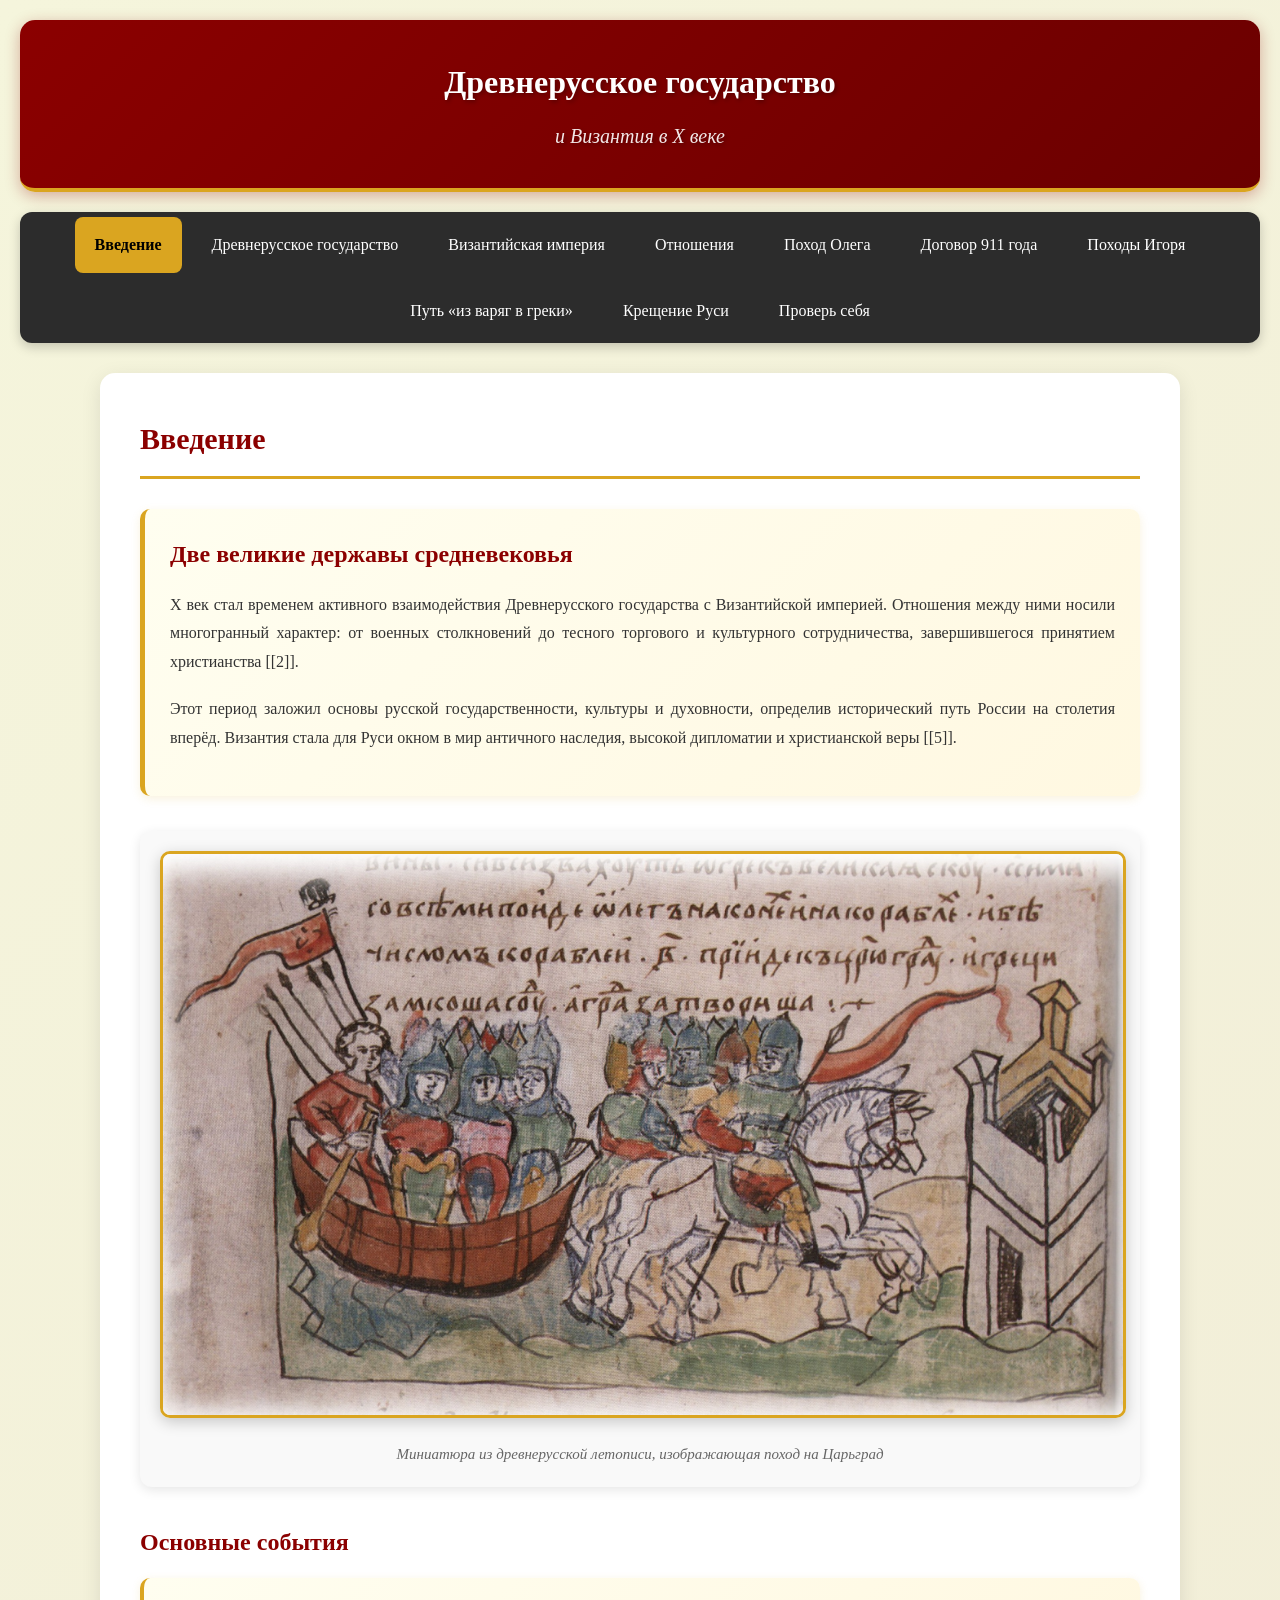
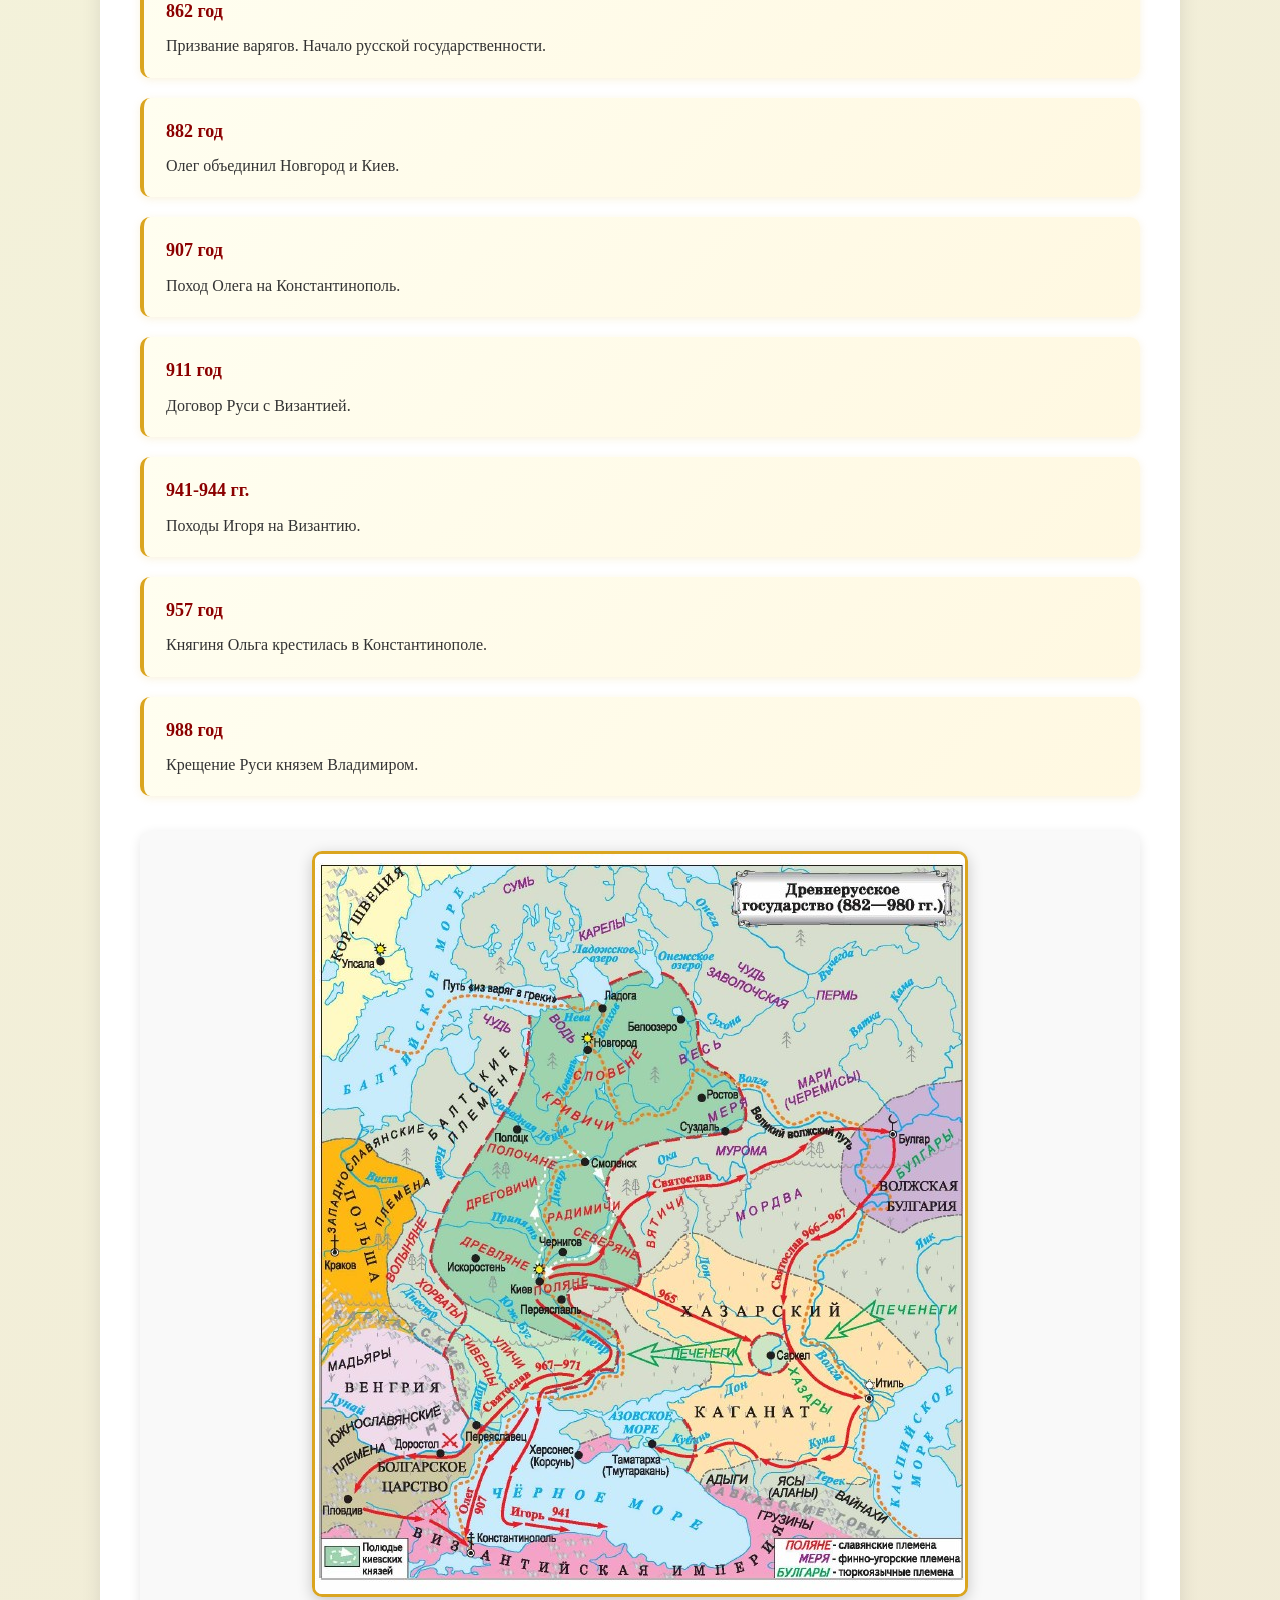
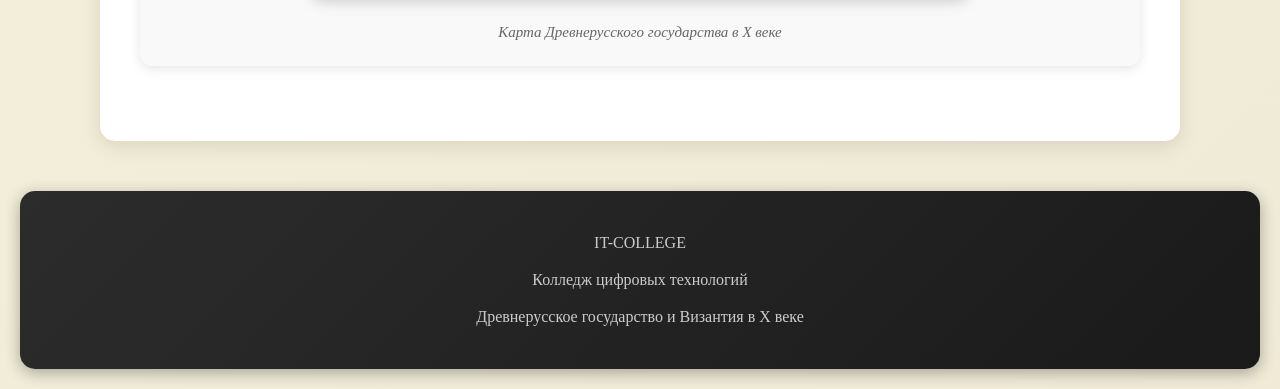
<file: index.html>
<!DOCTYPE html>
<html lang="ru">
<head>
    <meta charset="UTF-8">
    <title>Древнерусское государство и Византия в X веке</title>
    <link rel="stylesheet" href="style.css">
</head>
<body>

<header>
    <h1>Древнерусское государство<span>и Византия в X веке</span></h1>
</header>

<nav>
    <ul>
        <li><a href="index.html" class="active">Введение</a></li>
        <li><a href="rus-state.html">Древнерусское государство</a></li>
        <li><a href="byzantium.html">Византийская империя</a></li>
        <li><a href="relations.html">Отношения</a></li>
        <li><a href="oleg.html">Поход Олега</a></li>
        <li><a href="treaty911.html">Договор 911 года</a></li>
        <li><a href="igor.html">Походы Игоря</a></li>
        <li><a href="trade.html">Путь «из варяг в греки»</a></li>
        <li><a href="christianity.html">Крещение Руси</a></li>
        <li><a href="quiz.html" >Проверь себя</a></li>
    </ul>
</nav>

<main>
    <h2>Введение</h2>
    
    <div class="content-box">
        <h3>Две великие державы средневековья</h3>
        <p>X век стал временем активного взаимодействия Древнерусского государства с Византийской империей. Отношения между ними носили многогранный характер: от военных столкновений до тесного торгового и культурного сотрудничества, завершившегося принятием христианства [[2]].</p>
        <p>Этот период заложил основы русской государственности, культуры и духовности, определив исторический путь России на столетия вперёд. Византия стала для Руси окном в мир античного наследия, высокой дипломатии и христианской веры [[5]].</p>
    </div>

    <div class="image-container">
        <img src="images/chronicle.jpg" alt="Летописная миниатюра">
        <div class="caption">Миниатюра из древнерусской летописи, изображающая поход на Царьград</div>
    </div>

    <h3>Основные события</h3>
    
    <div class="timeline">
        <a href="rus-state.html" class="timeline-item">
            <div class="year">862 год</div>
            <div>Призвание варягов. Начало русской государственности.</div>
        </a>
        <a href="rus-state.html" class="timeline-item">
            <div class="year">882 год</div>
            <div>Олег объединил Новгород и Киев.</div>
        </a>
        <a href="oleg.html" class="timeline-item">
            <div class="year">907 год</div>
            <div>Поход Олега на Константинополь.</div>
        </a>
        <a href="treaty911.html" class="timeline-item">
            <div class="year">911 год</div>
            <div>Договор Руси с Византией.</div>
        </a>
        <a href="igor.html" class="timeline-item">
            <div class="year">941-944 гг.</div>
            <div>Походы Игоря на Византию.</div>
        </a>
        <a href="christianity.html" class="timeline-item">
            <div class="year">957 год</div>
            <div>Княгиня Ольга крестилась в Константинополе.</div>
        </a>
        <a href="christianity.html" class="timeline-item">
            <div class="year">988 год</div>
            <div>Крещение Руси князем Владимиром.</div>
        </a>
    </div>

    <div class="image-container">
        <img src="images/rus-map-10century.jpg" alt="Карта Древнерусского государства">
        <div class="caption">Карта Древнерусского государства в X веке</div>
    </div>
</main>

<footer>
    <p>IT-COLLEGE</p>
    <p>Колледж цифровых технологий</p>
    <p>Древнерусское государство и Византия в X веке</p>
    
</footer>

</body>
</html>
</file>
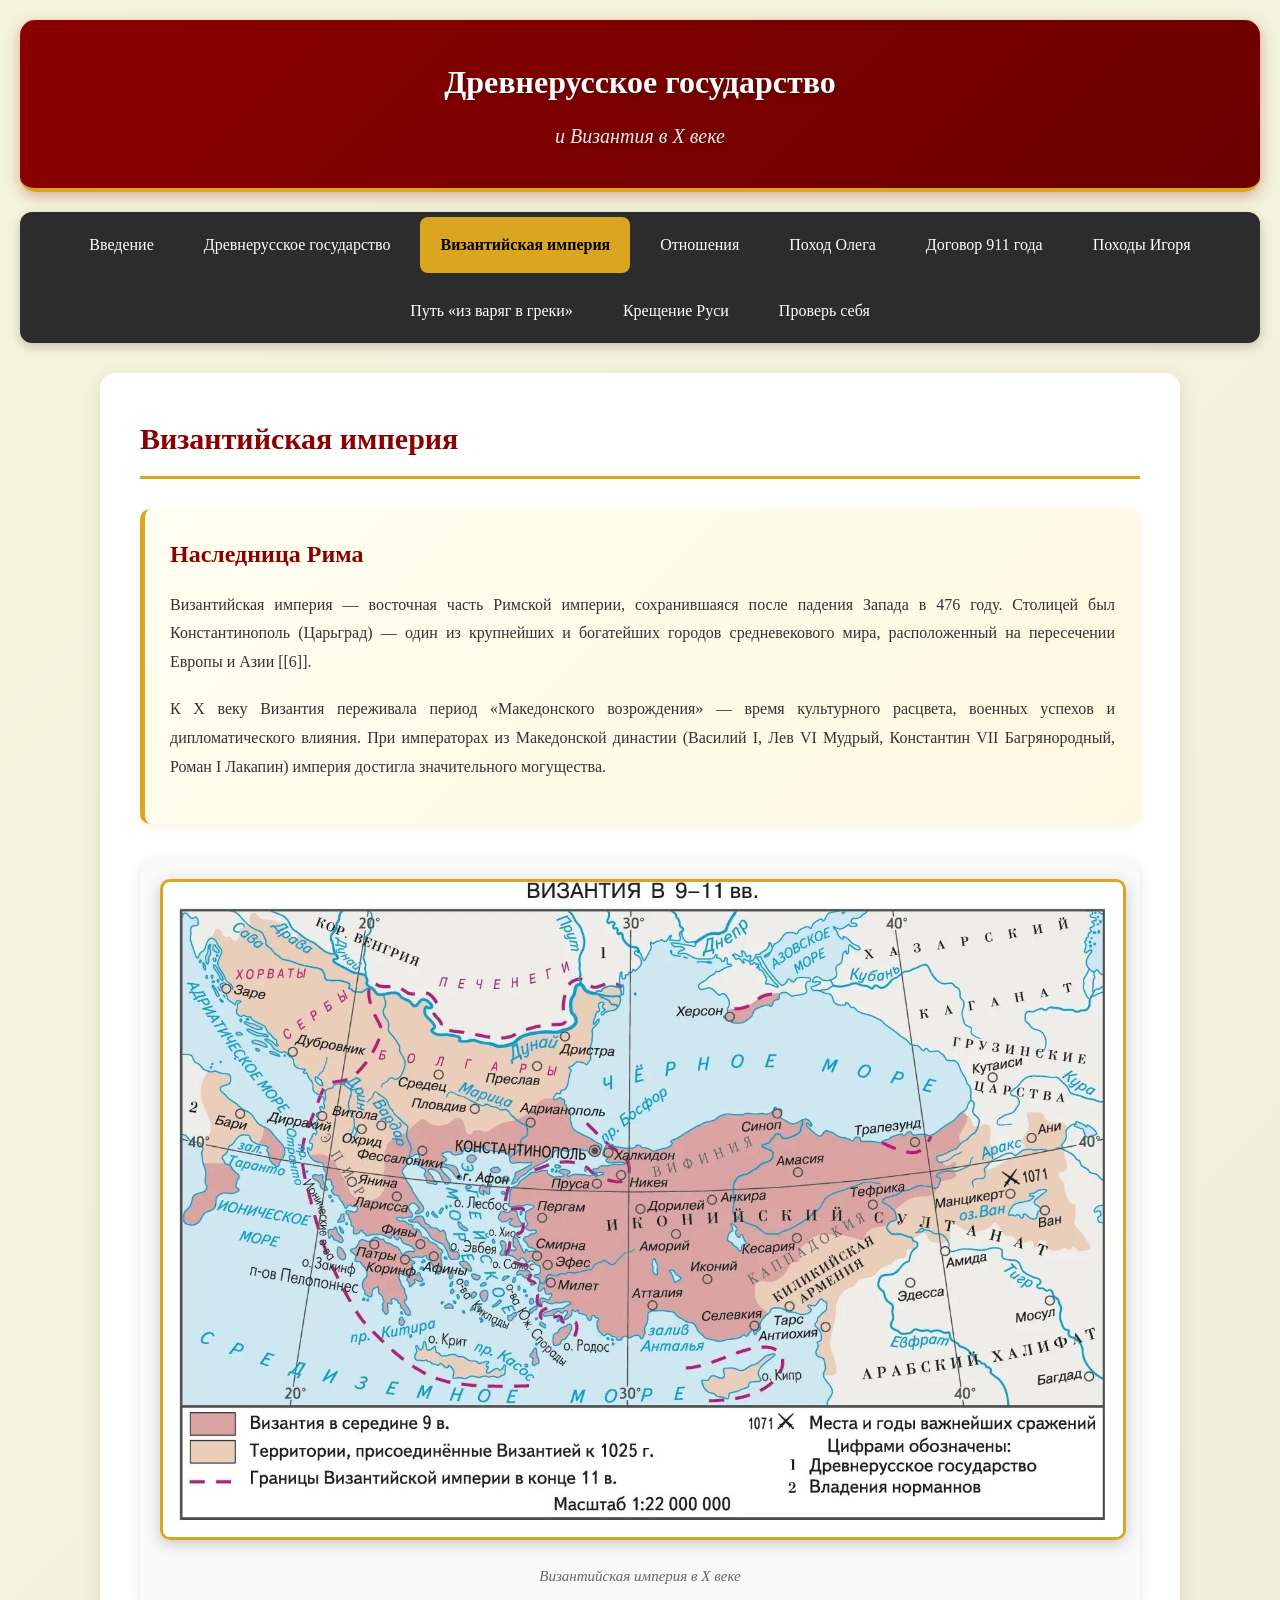
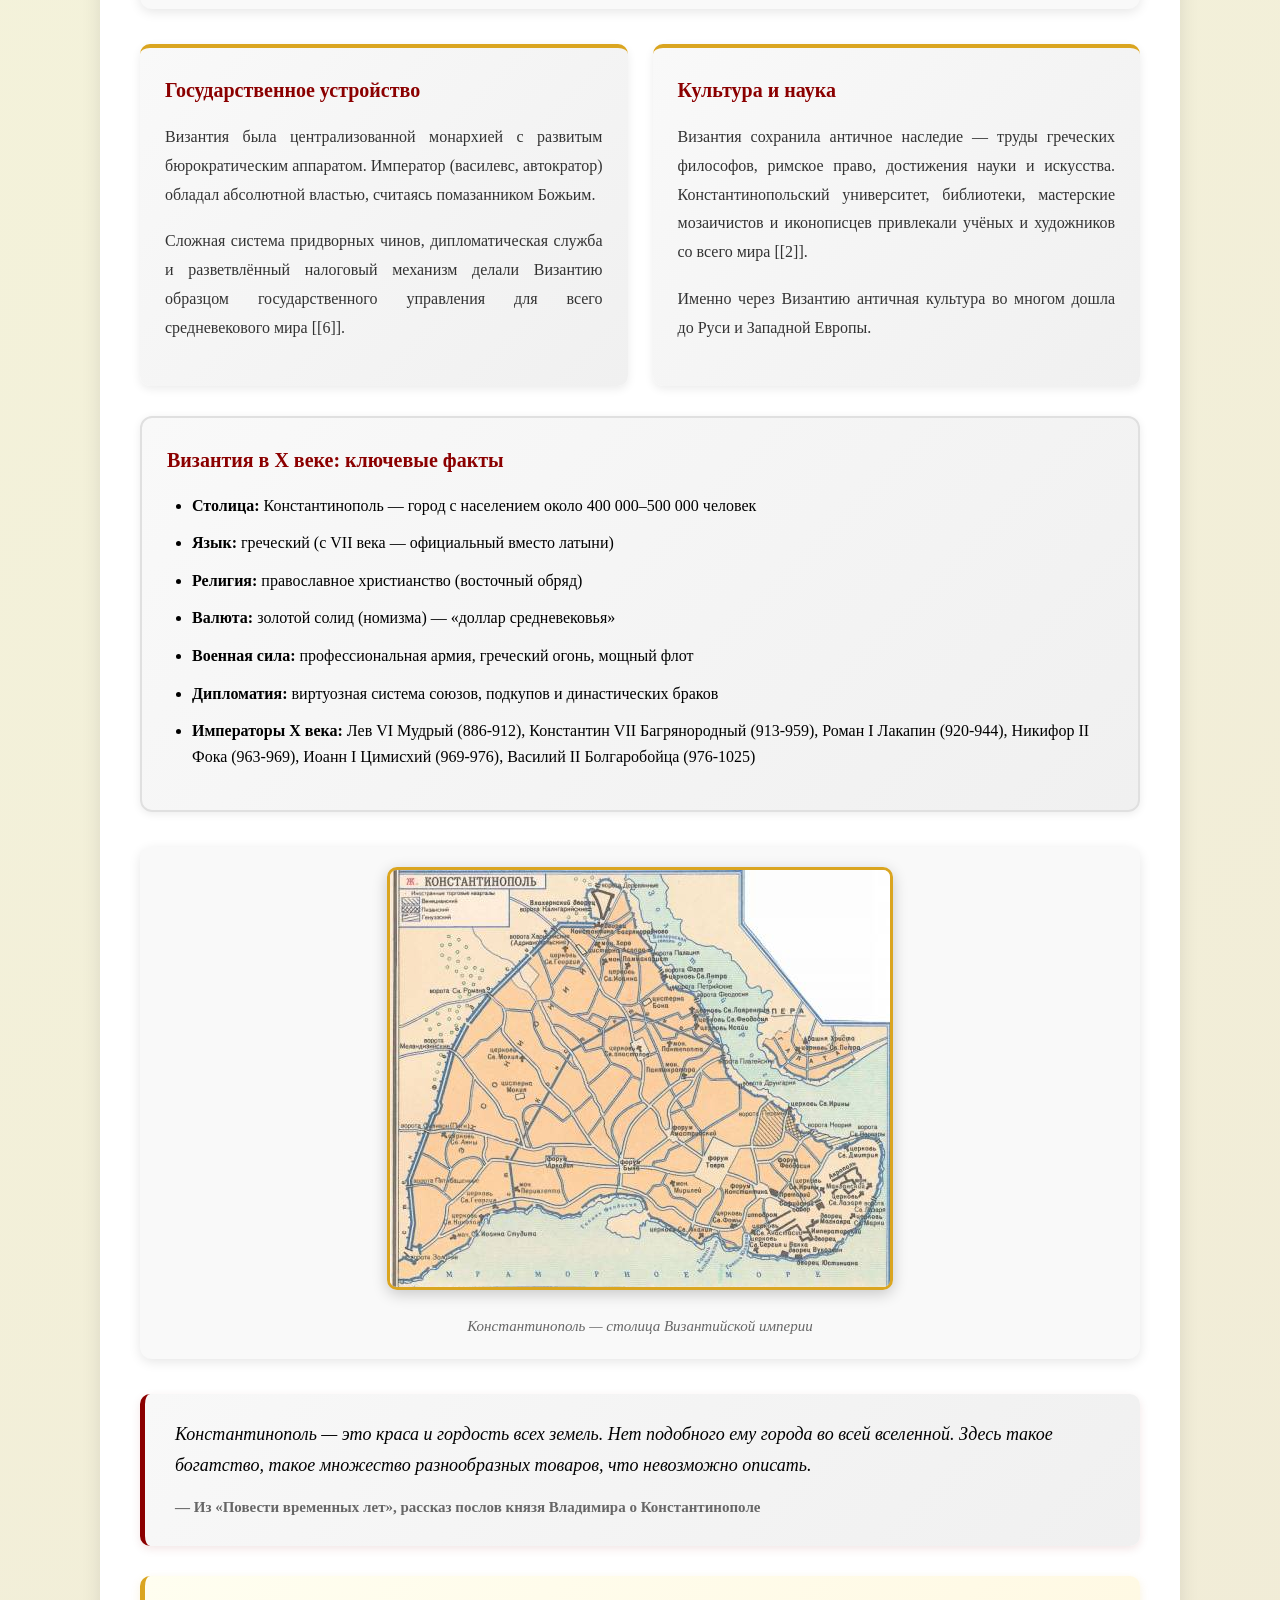
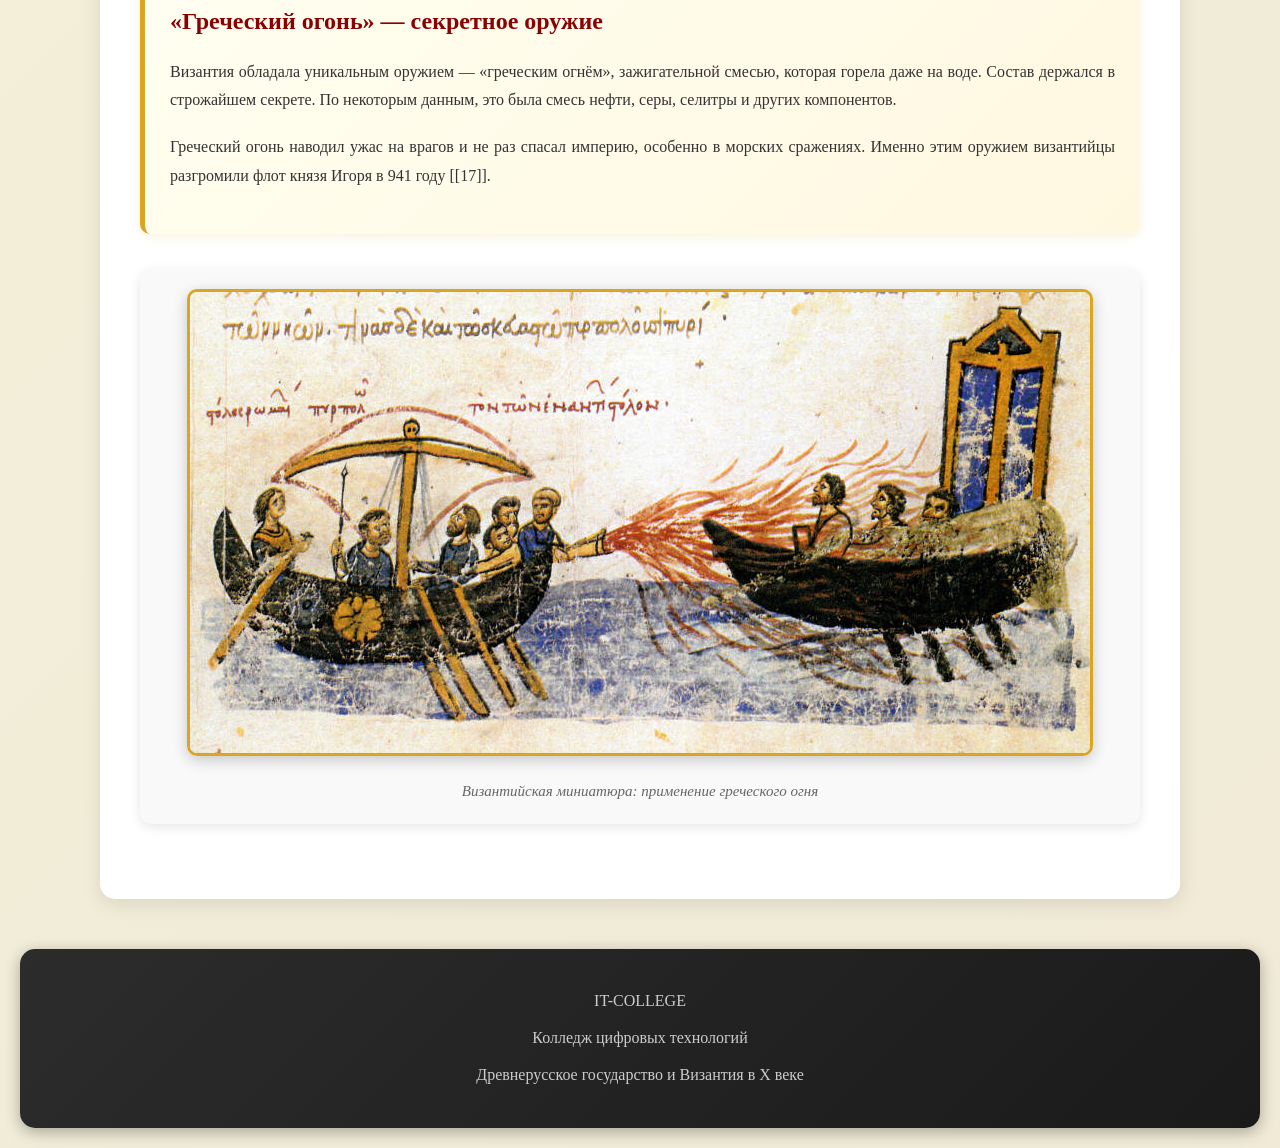
<file: byzantium.html>
<!DOCTYPE html>
<html lang="ru">
<head>
    <meta charset="UTF-8">
    <title>Византийская империя</title>
    <link rel="stylesheet" href="style.css">
</head>
<body>

<header>
    <h1>Древнерусское государство<span>и Византия в X веке</span></h1>
</header>

<nav>
    <ul>
        <li><a href="index.html">Введение</a></li>
        <li><a href="rus-state.html">Древнерусское государство</a></li>
        <li><a href="byzantium.html" class="active">Византийская империя</a></li>
        <li><a href="relations.html">Отношения</a></li>
        <li><a href="oleg.html">Поход Олега</a></li>
        <li><a href="treaty911.html">Договор 911 года</a></li>
        <li><a href="igor.html">Походы Игоря</a></li>
        <li><a href="trade.html">Путь «из варяг в греки»</a></li>
        <li><a href="christianity.html">Крещение Руси</a></li>
        <li><a href="quiz.html">Проверь себя</a></li>
    </ul>
</nav>

<main>
    <h2>Византийская империя</h2>
    
    <div class="content-box">
        <h3>Наследница Рима</h3>
        <p>Византийская империя — восточная часть Римской империи, сохранившаяся после падения Запада в 476 году. Столицей был Константинополь (Царьград) — один из крупнейших и богатейших городов средневекового мира, расположенный на пересечении Европы и Азии [[6]].</p>
        <p>К X веку Византия переживала период «Македонского возрождения» — время культурного расцвета, военных успехов и дипломатического влияния. При императорах из Македонской династии (Василий I, Лев VI Мудрый, Константин VII Багрянородный, Роман I Лакапин) империя достигла значительного могущества.</p>
    </div>

    <div class="image-container">
        <img src="images/byzantium-10century-map.jpg" alt="Карта Византийской империи">
        <div class="caption">Византийская империя в X веке</div>
    </div>

    <div class="two-columns">
        <div class="column">
            <h4>Государственное устройство</h4>
            <p>Византия была централизованной монархией с развитым бюрократическим аппаратом. Император (василевс, автократор) обладал абсолютной властью, считаясь помазанником Божьим.</p>
            <p>Сложная система придворных чинов, дипломатическая служба и разветвлённый налоговый механизм делали Византию образцом государственного управления для всего средневекового мира [[6]].</p>
        </div>
        <div class="column">
            <h4>Культура и наука</h4>
            <p>Византия сохранила античное наследие — труды греческих философов, римское право, достижения науки и искусства. Константинопольский университет, библиотеки, мастерские мозаичистов и иконописцев привлекали учёных и художников со всего мира [[2]].</p>
            <p>Именно через Византию античная культура во многом дошла до Руси и Западной Европы.</p>
        </div>
    </div>

    <div class="info-box">
        <h4>Византия в X веке: ключевые факты</h4>
        <ul>
            <li><b>Столица:</b> Константинополь — город с населением около 400 000–500 000 человек</li>
            <li><b>Язык:</b> греческий (с VII века — официальный вместо латыни)</li>
            <li><b>Религия:</b> православное христианство (восточный обряд)</li>
            <li><b>Валюта:</b> золотой солид (номизма) — «доллар средневековья»</li>
            <li><b>Военная сила:</b> профессиональная армия, греческий огонь, мощный флот</li>
            <li><b>Дипломатия:</b> виртуозная система союзов, подкупов и династических браков</li>
            <li><b>Императоры X века:</b> Лев VI Мудрый (886-912), Константин VII Багрянородный (913-959), Роман I Лакапин (920-944), Никифор II Фока (963-969), Иоанн I Цимисхий (969-976), Василий II Болгаробойца (976-1025)</li>
        </ul>
    </div>

    <div class="image-container">
        <img src="images/constantinople-map.jpg" alt="Константинополь">
        <div class="caption">Константинополь — столица Византийской империи</div>
    </div>

    <div class="quote">
        Константинополь — это краса и гордость всех земель. Нет подобного ему города во всей вселенной. Здесь такое богатство, такое множество разнообразных товаров, что невозможно описать.
        <span class="source">— Из «Повести временных лет», рассказ послов князя Владимира о Константинополе</span>
    </div>

    <div class="content-box">
        <h3>«Греческий огонь» — секретное оружие</h3>
        <p>Византия обладала уникальным оружием — «греческим огнём», зажигательной смесью, которая горела даже на воде. Состав держался в строжайшем секрете. По некоторым данным, это была смесь нефти, серы, селитры и других компонентов.</p>
        <p>Греческий огонь наводил ужас на врагов и не раз спасал империю, особенно в морских сражениях. Именно этим оружием византийцы разгромили флот князя Игоря в 941 году [[17]].</p>
    </div>

    <div class="image-container">
        <img src="images/greek-fire.jpg" alt="Греческий огонь">
        <div class="caption">Византийская миниатюра: применение греческого огня</div>
    </div>
</main>

<footer>
    <p>IT-COLLEGE</p>
    <p>Колледж цифровых технологий</p>
    <p>Древнерусское государство и Византия в X веке</p>
</footer>

</body>
</html>
</file>
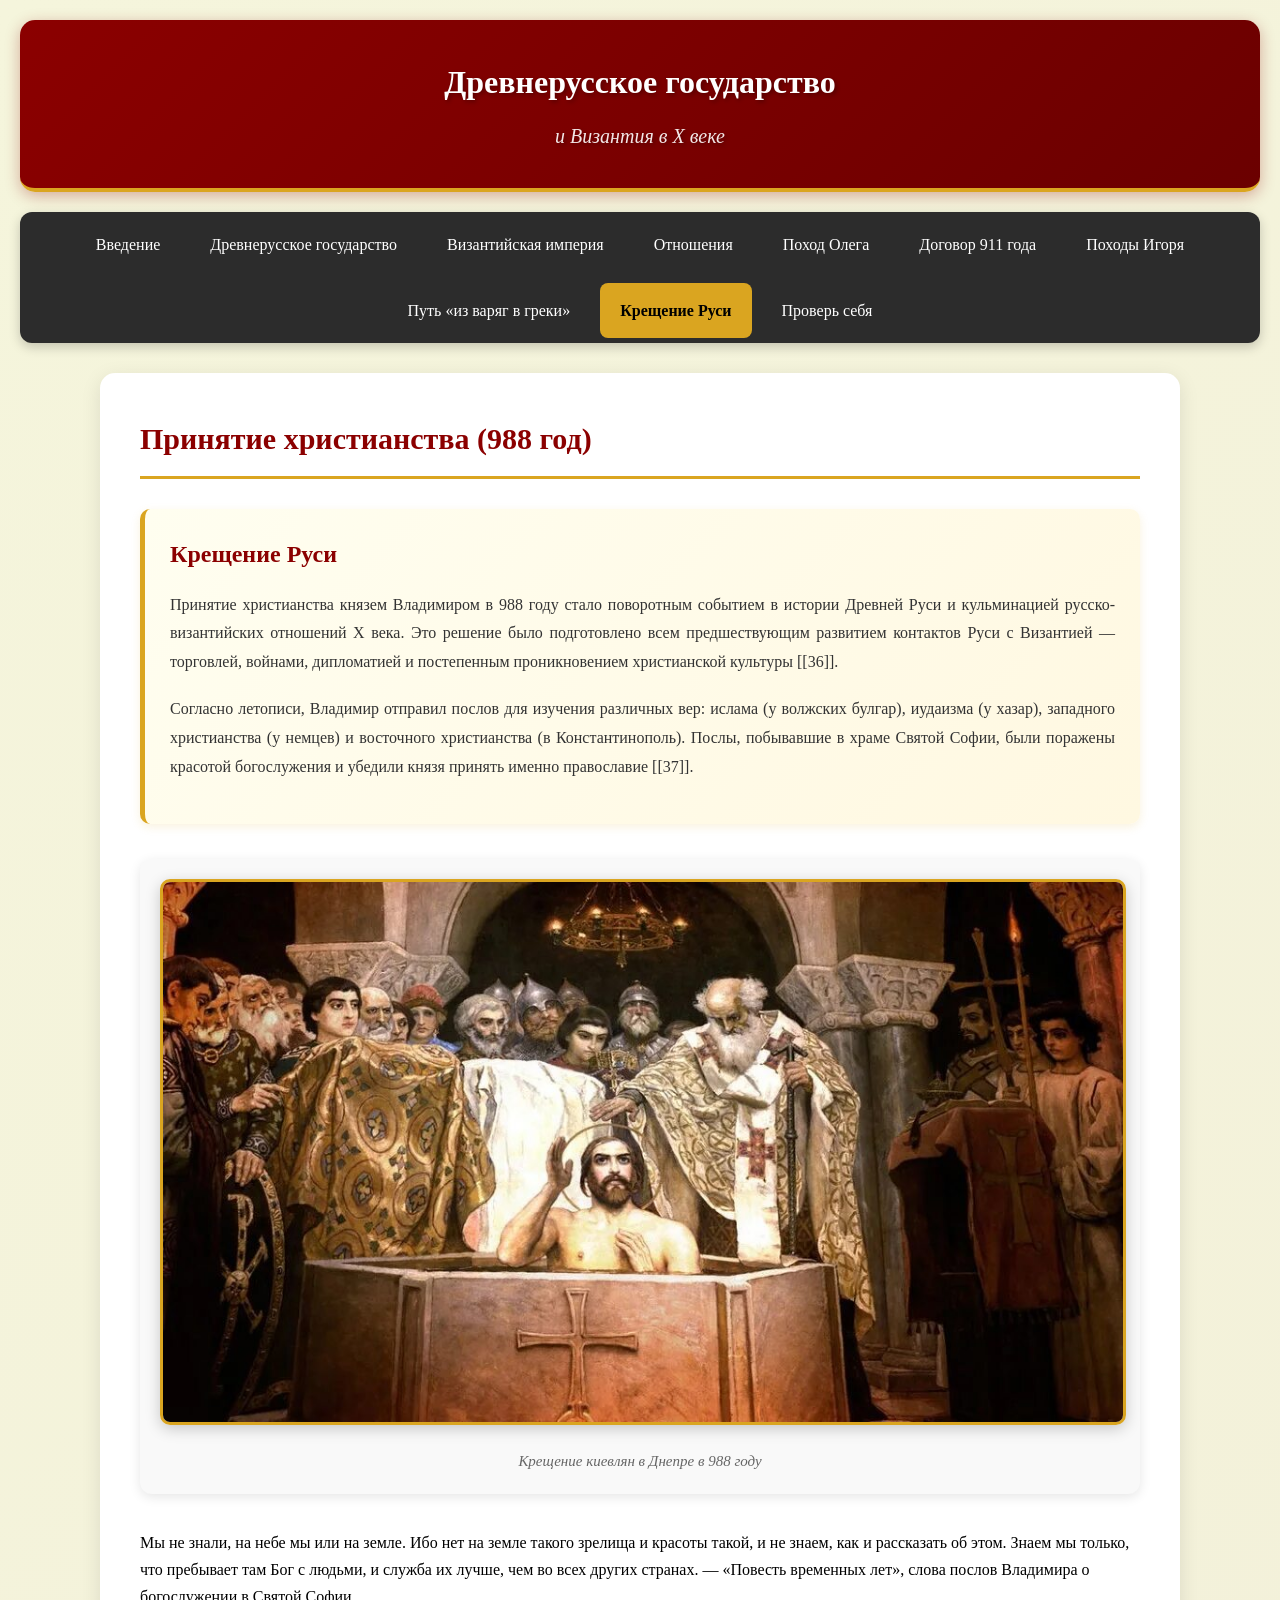
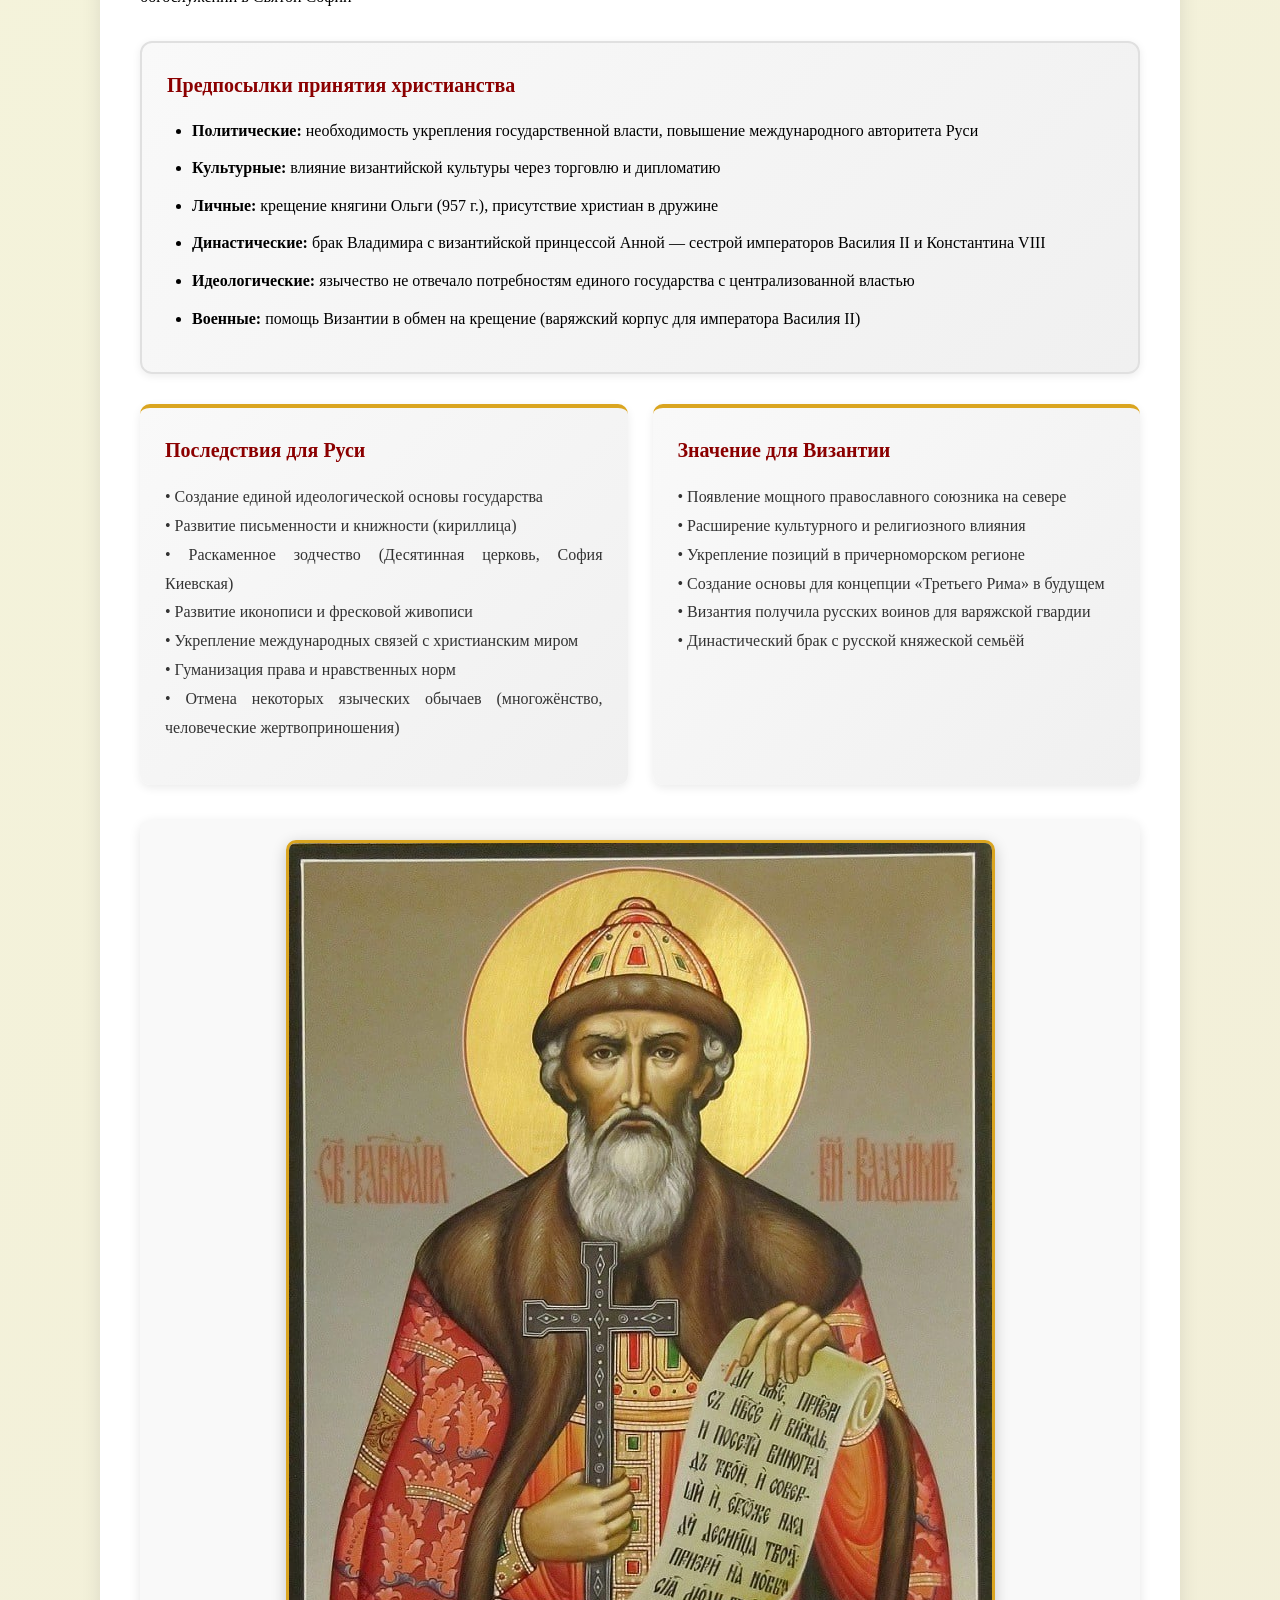
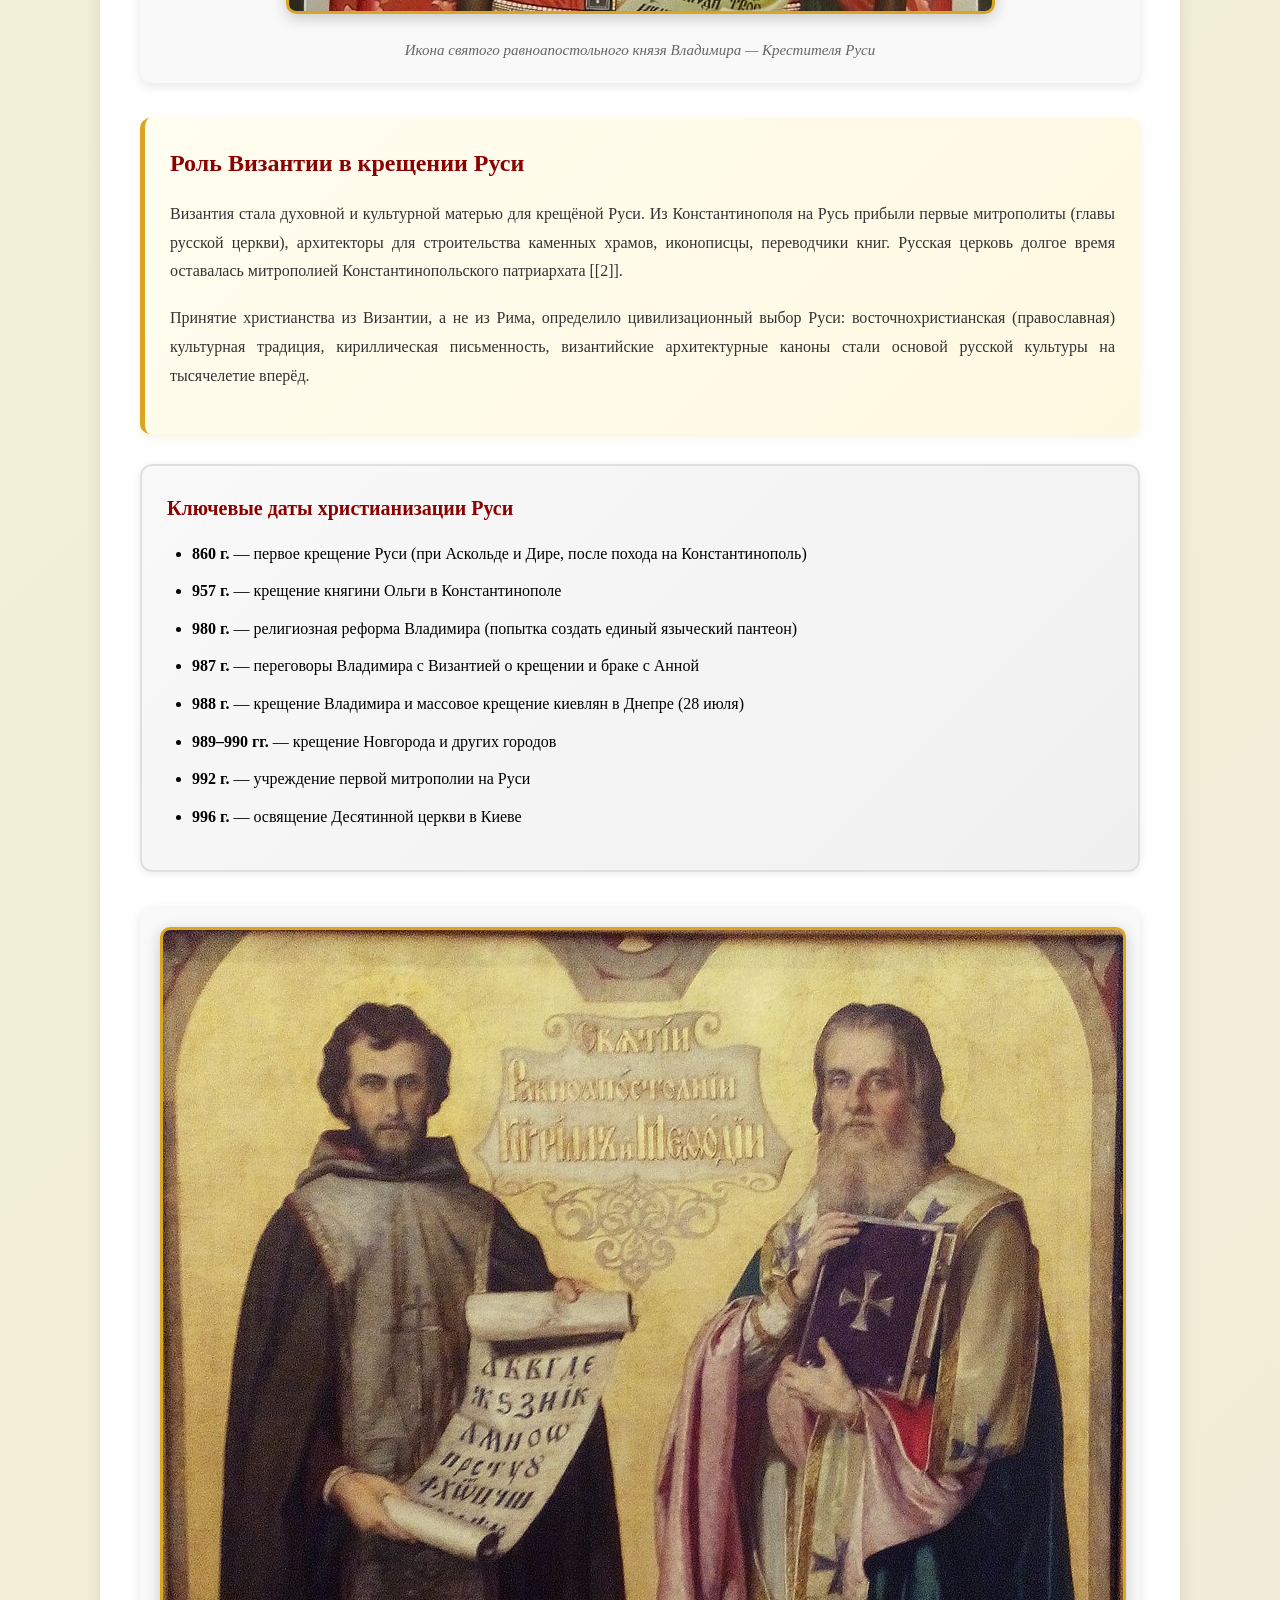
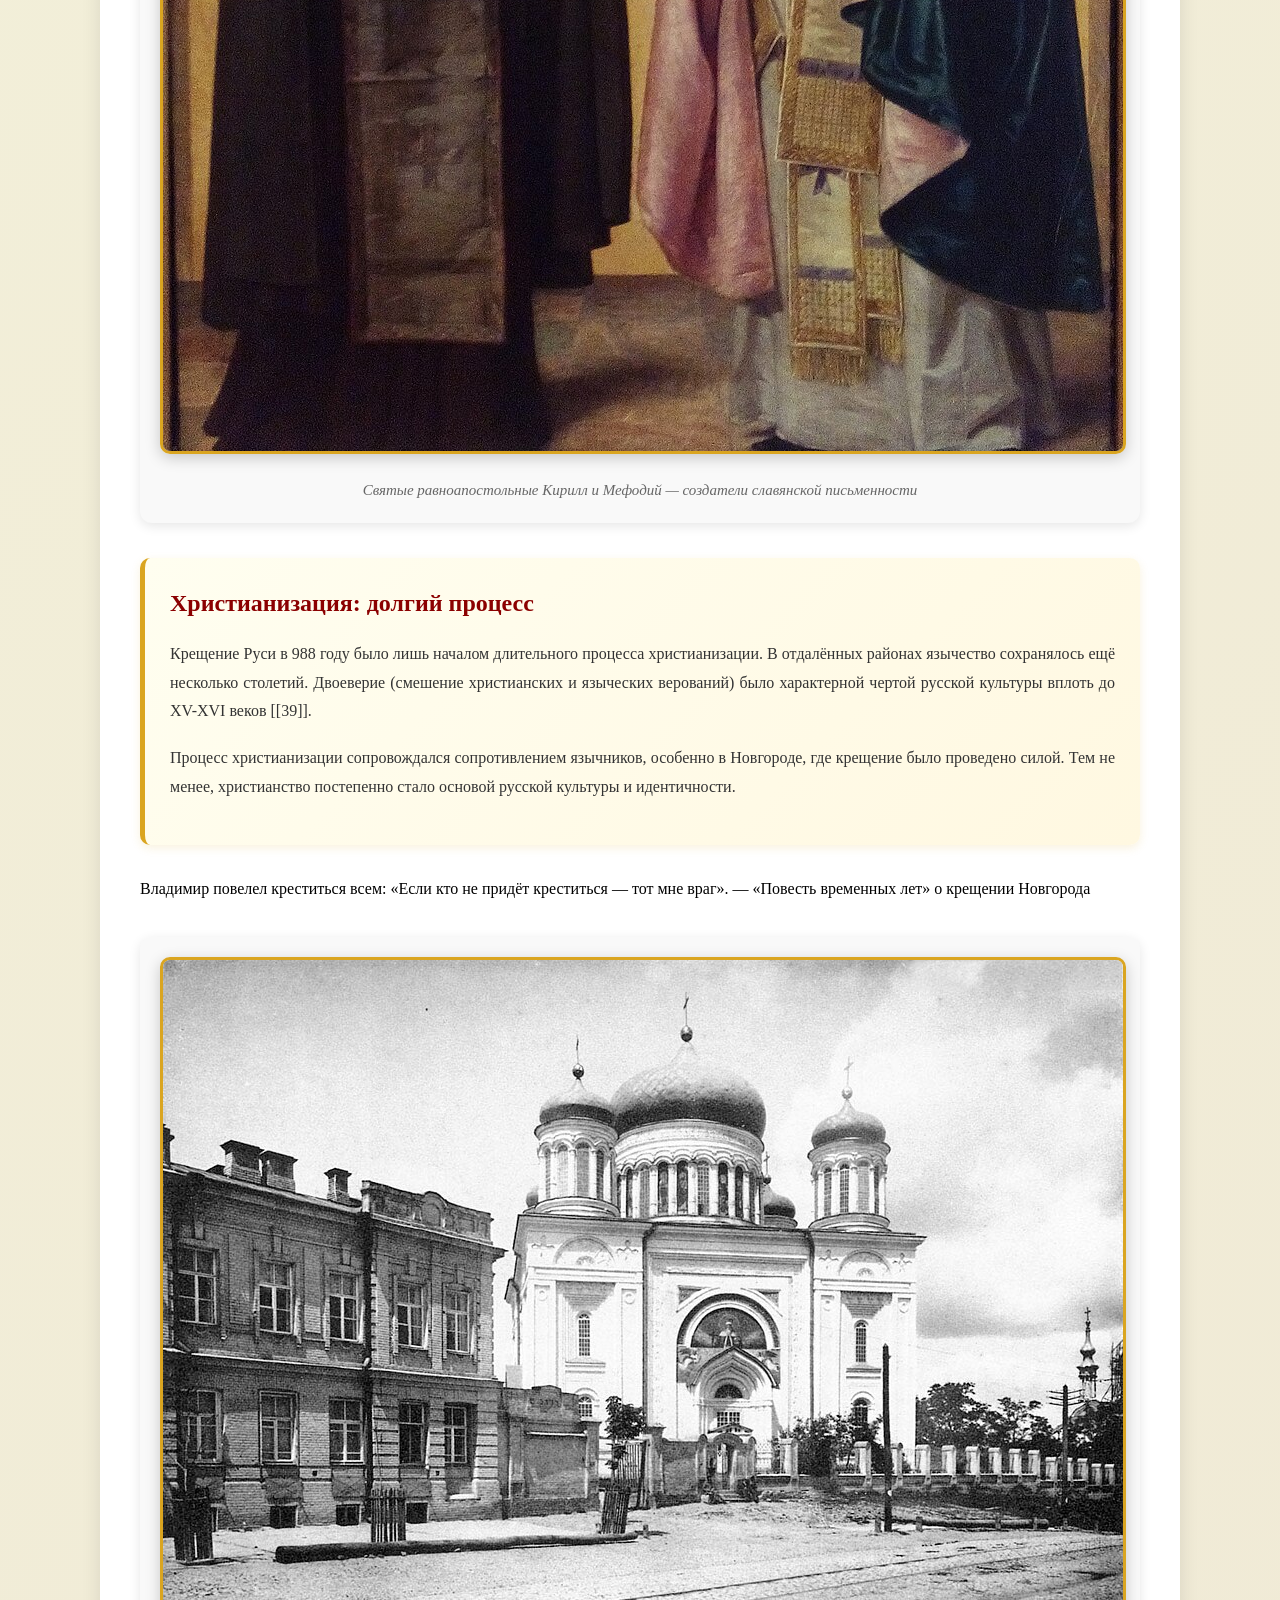
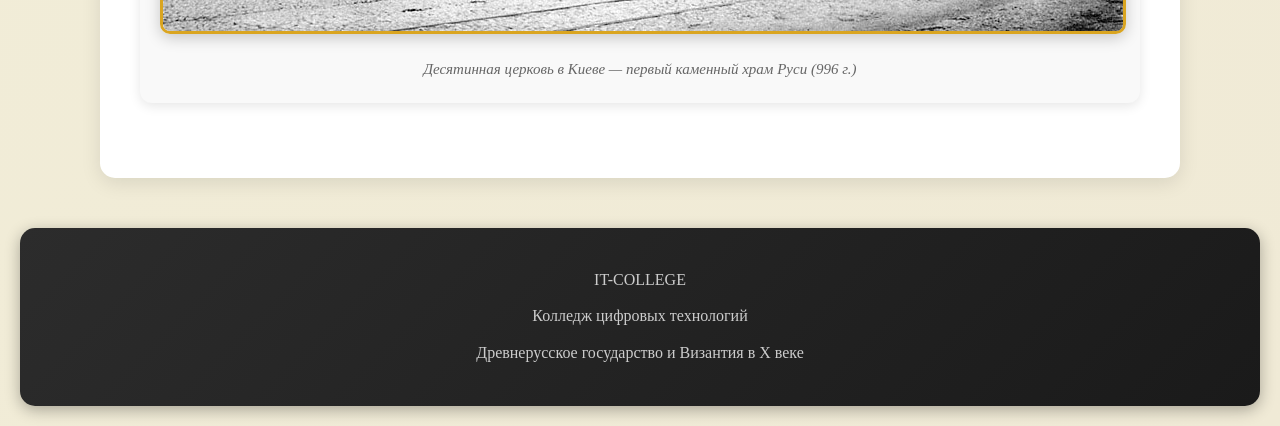
<file: christianity.html>
<!DOCTYPE html>
<html lang="ru">
<head>
    <meta charset="UTF-8">
    <title>Принятие христианства</title>
    <link rel="stylesheet" href="style.css">
</head>
<body>

<header>
    <h1>Древнерусское государство<span>и Византия в X веке</span></h1>
</header>

<nav>
    <ul>
        <li><a href="index.html">Введение</a></li>
        <li><a href="rus-state.html">Древнерусское государство</a></li>
        <li><a href="byzantium.html">Византийская империя</a></li>
        <li><a href="relations.html">Отношения</a></li>
        <li><a href="oleg.html">Поход Олега</a></li>
        <li><a href="treaty911.html">Договор 911 года</a></li>
        <li><a href="igor.html">Походы Игоря</a></li>
        <li><a href="trade.html">Путь «из варяг в греки»</a></li>
        <li><a href="christianity.html" class="active">Крещение Руси</a></li>
        <li><a href="quiz.html">Проверь себя</a></li>
    </ul>
</nav>

<main>
    <h2>Принятие христианства (988 год)</h2>
    
    <div class="content-box">
        <h3>Крещение Руси</h3>
        <p>Принятие христианства князем Владимиром в 988 году стало поворотным событием в истории Древней Руси и кульминацией русско-византийских отношений X века. Это решение было подготовлено всем предшествующим развитием контактов Руси с Византией — торговлей, войнами, дипломатией и постепенным проникновением христианской культуры [[36]].</p>
        <p>Согласно летописи, Владимир отправил послов для изучения различных вер: ислама (у волжских булгар), иудаизма (у хазар), западного христианства (у немцев) и восточного христианства (в Константинополь). Послы, побывавшие в храме Святой Софии, были поражены красотой богослужения и убедили князя принять именно православие [[37]].</p>
    </div>

    <div class="image-container">
        <img src="images/baptism-of-rus.jpg" alt="Крещение Руси">
        <div class="caption">Крещение киевлян в Днепре в 988 году</div>
    </div>

    <div class="historical-quote">
        Мы не знали, на небе мы или на земле. Ибо нет на земле такого зрелища и красоты такой, и не знаем, как и рассказать об этом. Знаем мы только, что пребывает там Бог с людьми, и служба их лучше, чем во всех других странах.
        <span class="source">— «Повесть временных лет», слова послов Владимира о богослужении в Святой Софии</span>
    </div>

    <div class="info-box">
        <h4>Предпосылки принятия христианства</h4>
        <ul>
            <li><b>Политические:</b> необходимость укрепления государственной власти, повышение международного авторитета Руси</li>
            <li><b>Культурные:</b> влияние византийской культуры через торговлю и дипломатию</li>
            <li><b>Личные:</b> крещение княгини Ольги (957 г.), присутствие христиан в дружине</li>
            <li><b>Династические:</b> брак Владимира с византийской принцессой Анной — сестрой императоров Василия II и Константина VIII</li>
            <li><b>Идеологические:</b> язычество не отвечало потребностям единого государства с централизованной властью</li>
            <li><b>Военные:</b> помощь Византии в обмен на крещение (варяжский корпус для императора Василия II)</li>
        </ul>
    </div>

    <div class="two-columns">
        <div class="column">
            <h4>Последствия для Руси</h4>
            <p>• Создание единой идеологической основы государства<br>
            • Развитие письменности и книжности (кириллица)<br>
            • Раскаменное зодчество (Десятинная церковь, София Киевская)<br>
            • Развитие иконописи и фресковой живописи<br>
            • Укрепление международных связей с христианским миром<br>
            • Гуманизация права и нравственных норм<br>
            • Отмена некоторых языческих обычаев (многожёнство, человеческие жертвоприношения)</p>
        </div>
        <div class="column">
            <h4>Значение для Византии</h4>
            <p>• Появление мощного православного союзника на севере<br>
            • Расширение культурного и религиозного влияния<br>
            • Укрепление позиций в причерноморском регионе<br>
            • Создание основы для концепции «Третьего Рима» в будущем<br>
            • Византия получила русских воинов для варяжской гвардии<br>
            • Династический брак с русской княжеской семьёй</p>
        </div>
    </div>

    <div class="image-container">
        <img src="images/icon.jpg" alt="Икона святого Владимира">
        <div class="caption">Икона святого равноапостольного князя Владимира — Крестителя Руси</div>
    </div>

    <div class="content-box">
        <h3>Роль Византии в крещении Руси</h3>
        <p>Византия стала духовной и культурной матерью для крещёной Руси. Из Константинополя на Русь прибыли первые митрополиты (главы русской церкви), архитекторы для строительства каменных храмов, иконописцы, переводчики книг. Русская церковь долгое время оставалась митрополией Константинопольского патриархата [[2]].</p>
        <p>Принятие христианства из Византии, а не из Рима, определило цивилизационный выбор Руси: восточнохристианская (православная) культурная традиция, кириллическая письменность, византийские архитектурные каноны стали основой русской культуры на тысячелетие вперёд.</p>
    </div>

    <div class="info-box">
        <h4>Ключевые даты христианизации Руси</h4>
        <ul>
            <li><b>860 г.</b> — первое крещение Руси (при Аскольде и Дире, после похода на Константинополь)</li>
            <li><b>957 г.</b> — крещение княгини Ольги в Константинополе</li>
            <li><b>980 г.</b> — религиозная реформа Владимира (попытка создать единый языческий пантеон)</li>
            <li><b>987 г.</b> — переговоры Владимира с Византией о крещении и браке с Анной</li>
            <li><b>988 г.</b> — крещение Владимира и массовое крещение киевлян в Днепре (28 июля)</li>
            <li><b>989–990 гг.</b> — крещение Новгорода и других городов</li>
            <li><b>992 г.</b> — учреждение первой митрополии на Руси</li>
            <li><b>996 г.</b> — освящение Десятинной церкви в Киеве</li>
        </ul>
    </div>

    <div class="image-container">
        <img src="images/saints-cyril-methodius.jpg" alt="Кирилл и Мефодий">
        <div class="caption">Святые равноапостольные Кирилл и Мефодий — создатели славянской письменности</div>
    </div>

    <div class="content-box">
        <h3>Христианизация: долгий процесс</h3>
        <p>Крещение Руси в 988 году было лишь началом длительного процесса христианизации. В отдалённых районах язычество сохранялось ещё несколько столетий. Двоеверие (смешение христианских и языческих верований) было характерной чертой русской культуры вплоть до XV-XVI веков [[39]].</p>
        <p>Процесс христианизации сопровождался сопротивлением язычников, особенно в Новгороде, где крещение было проведено силой. Тем не менее, христианство постепенно стало основой русской культуры и идентичности.</p>
    </div>

    <div class="historical-quote">
        Владимир повелел креститься всем: «Если кто не придёт креститься — тот мне враг».
        <span class="source">— «Повесть временных лет» о крещении Новгорода</span>
    </div>

    <div class="image-container">
        <img src="images/desyatinnaya-church.jpg" alt="Десятинная церковь">
        <div class="caption">Десятинная церковь в Киеве — первый каменный храм Руси (996 г.)</div>
    </div>
</main>

<footer>
    <p>IT-COLLEGE</p>
    <p>Колледж цифровых технологий</p>
    <p>Древнерусское государство и Византия в X веке</p>
</footer>

</body>
</html>
</file>
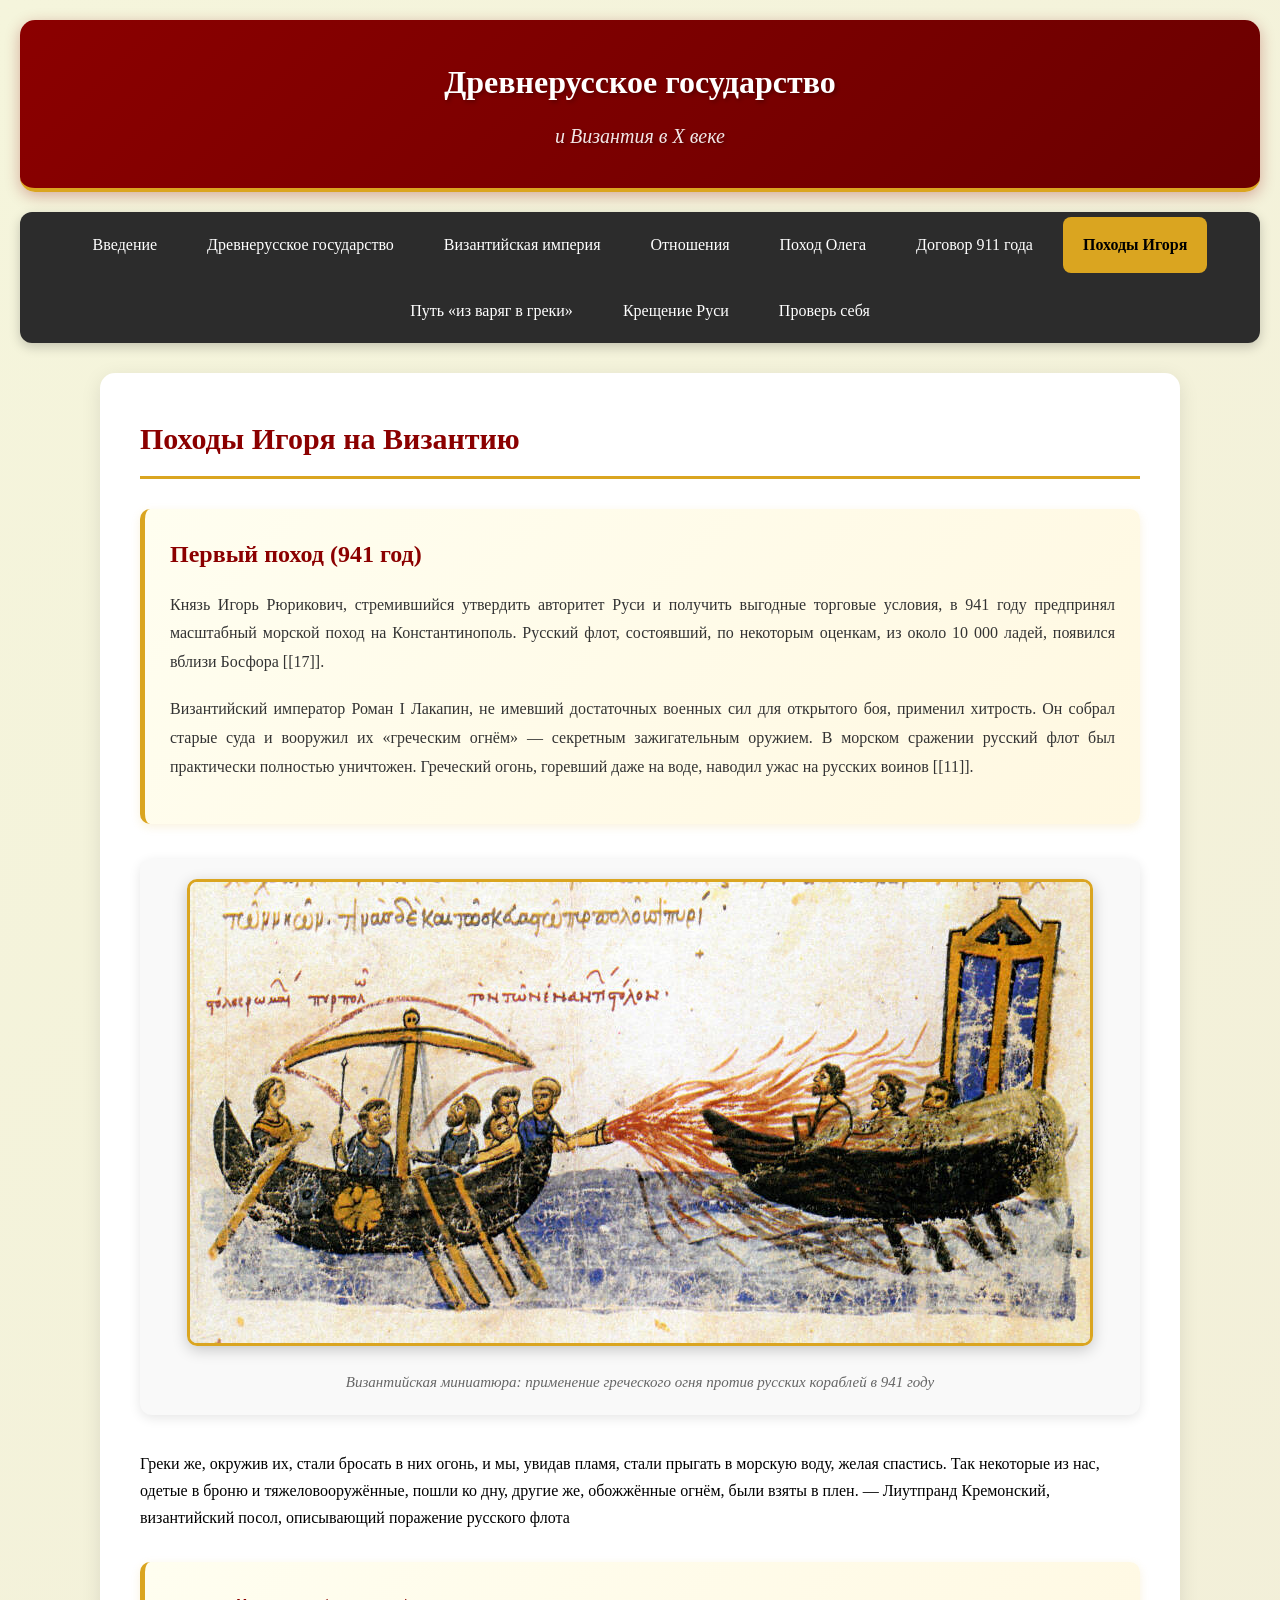
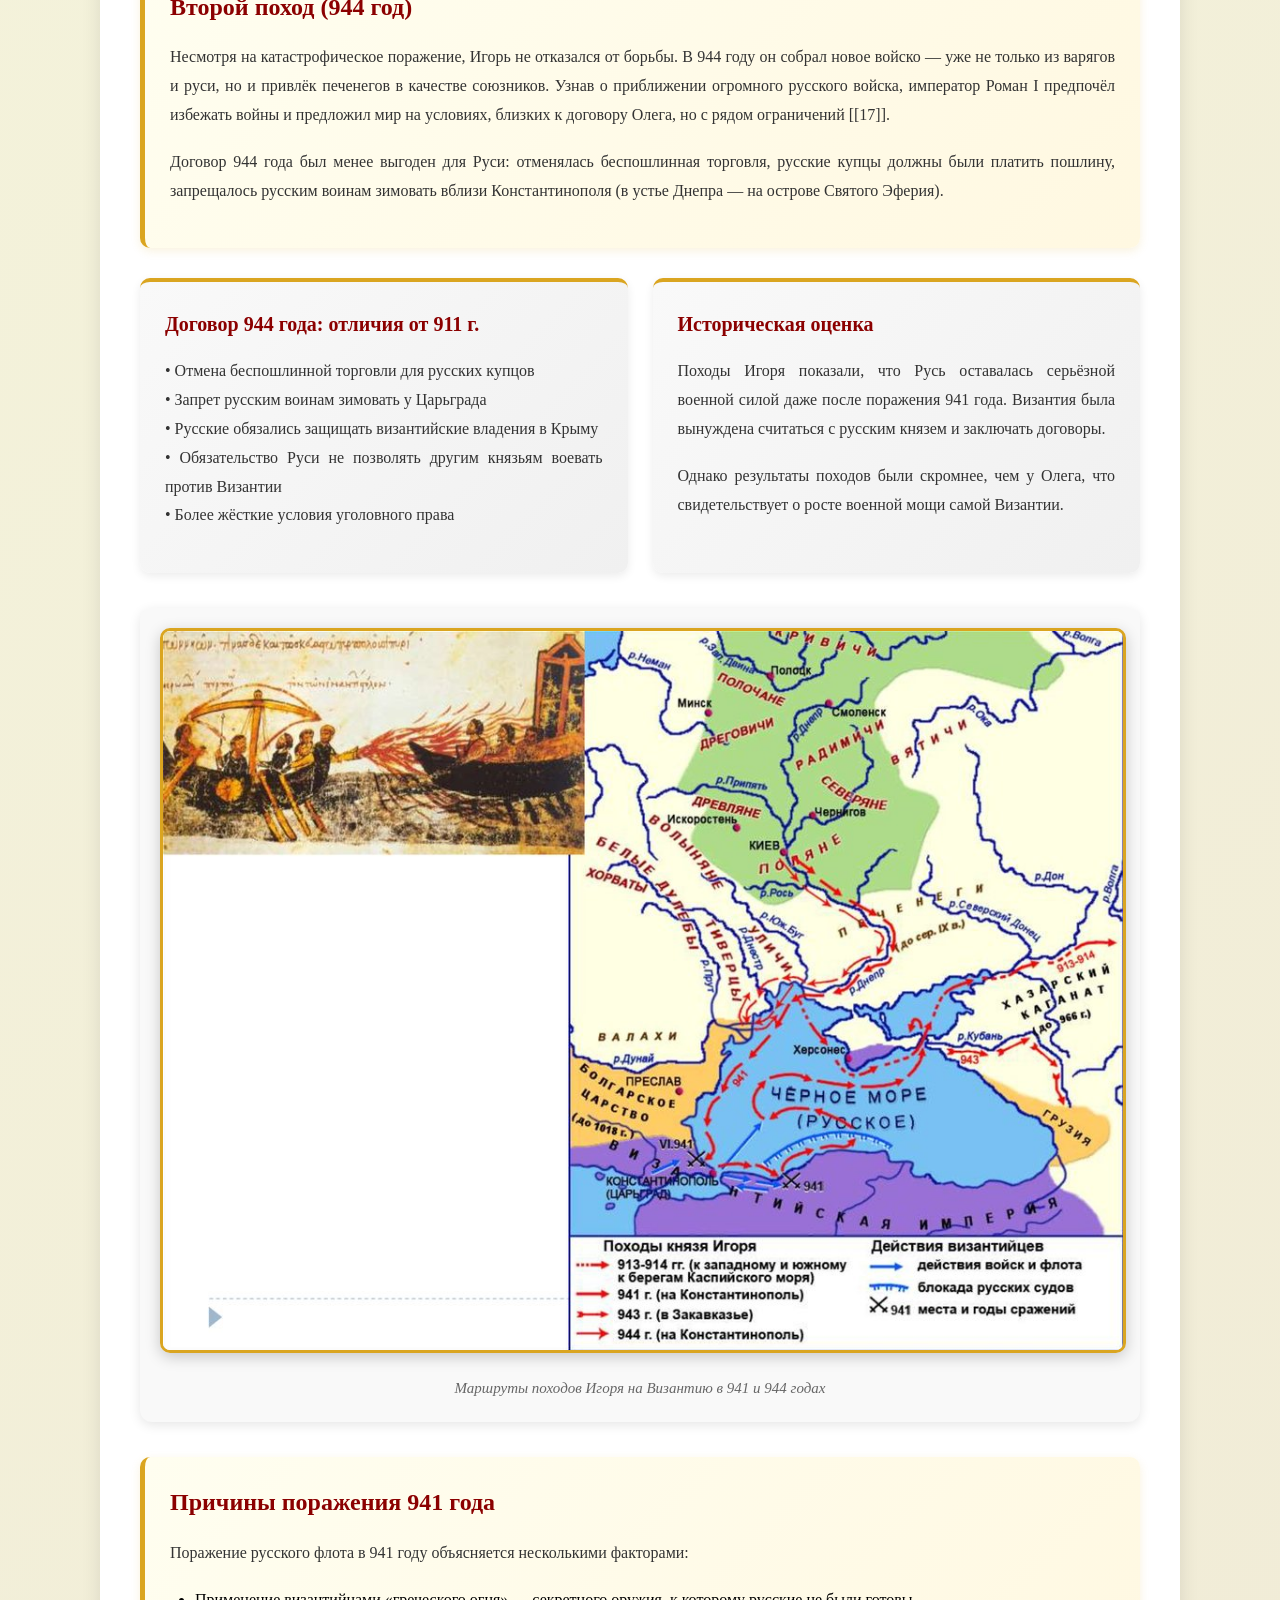
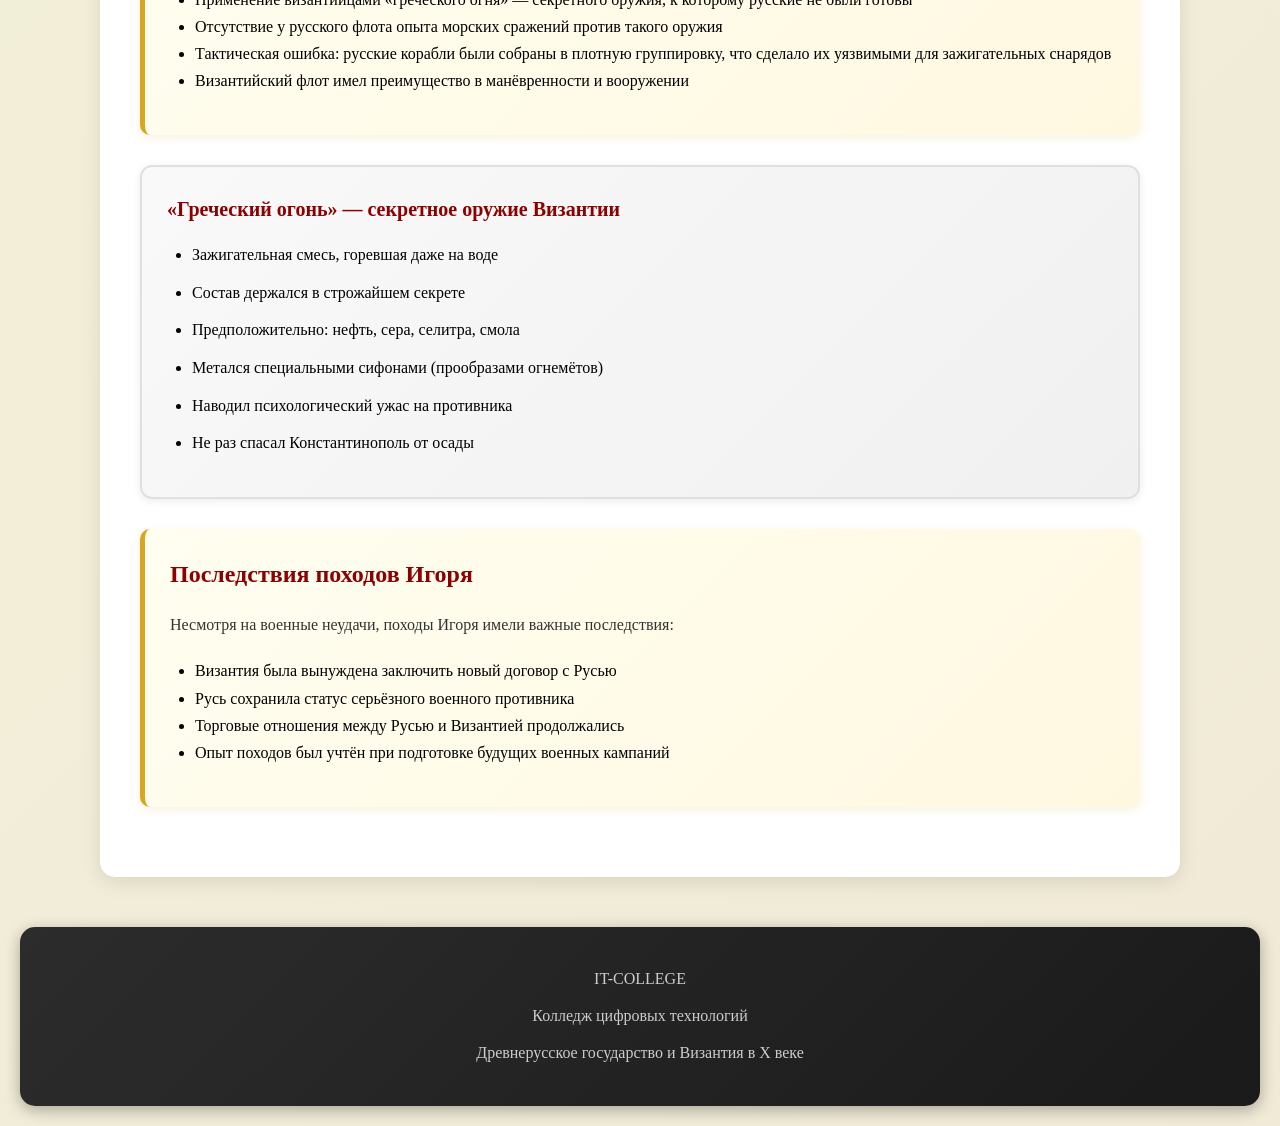
<file: igor.html>
<!DOCTYPE html>
<html lang="ru">
<head>
    <meta charset="UTF-8">
    <title>Походы Игоря на Византию</title>
    <link rel="stylesheet" href="style.css">
</head>
<body>

<header>
    <h1>Древнерусское государство<span>и Византия в X веке</span></h1>
</header>

<nav>
    <ul>
        <li><a href="index.html">Введение</a></li>
        <li><a href="rus-state.html">Древнерусское государство</a></li>
        <li><a href="byzantium.html">Византийская империя</a></li>
        <li><a href="relations.html">Отношения</a></li>
        <li><a href="oleg.html">Поход Олега</a></li>
        <li><a href="treaty911.html">Договор 911 года</a></li>
        <li><a href="igor.html" class="active">Походы Игоря</a></li>
        <li><a href="trade.html">Путь «из варяг в греки»</a></li>
        <li><a href="christianity.html">Крещение Руси</a></li>
        <li><a href="quiz.html" >Проверь себя</a></li>
    </ul>
</nav>

<main>
    <h2>Походы Игоря на Византию</h2>
    
    <div class="content-box">
        <h3>Первый поход (941 год)</h3>
        <p>Князь Игорь Рюрикович, стремившийся утвердить авторитет Руси и получить выгодные торговые условия, в 941 году предпринял масштабный морской поход на Константинополь. Русский флот, состоявший, по некоторым оценкам, из около 10 000 ладей, появился вблизи Босфора [[17]].</p>
        <p>Византийский император Роман I Лакапин, не имевший достаточных военных сил для открытого боя, применил хитрость. Он собрал старые суда и вооружил их «греческим огнём» — секретным зажигательным оружием. В морском сражении русский флот был практически полностью уничтожен. Греческий огонь, горевший даже на воде, наводил ужас на русских воинов [[11]].</p>
    </div>

    <div class="image-container">
        <img src="images/greek-fire.jpg" alt="Греческий огонь">
        <div class="caption">Византийская миниатюра: применение греческого огня против русских кораблей в 941 году</div>
    </div>

    <div class="historical-quote">
        Греки же, окружив их, стали бросать в них огонь, и мы, увидав пламя, стали прыгать в морскую воду, желая спастись. Так некоторые из нас, одетые в броню и тяжеловооружённые, пошли ко дну, другие же, обожжённые огнём, были взяты в плен.
        <span class="source">— Лиутпранд Кремонский, византийский посол, описывающий поражение русского флота</span>
    </div>

    <div class="content-box">
        <h3>Второй поход (944 год)</h3>
        <p>Несмотря на катастрофическое поражение, Игорь не отказался от борьбы. В 944 году он собрал новое войско — уже не только из варягов и руси, но и привлёк печенегов в качестве союзников. Узнав о приближении огромного русского войска, император Роман I предпочёл избежать войны и предложил мир на условиях, близких к договору Олега, но с рядом ограничений [[17]].</p>
        <p>Договор 944 года был менее выгоден для Руси: отменялась беспошлинная торговля, русские купцы должны были платить пошлину, запрещалось русским воинам зимовать вблизи Константинополя (в устье Днепра — на острове Святого Эферия).</p>
    </div>

    <div class="two-columns">
        <div class="column">
            <h4>Договор 944 года: отличия от 911 г.</h4>
            <p>• Отмена беспошлинной торговли для русских купцов<br>
            • Запрет русским воинам зимовать у Царьграда<br>
            • Русские обязались защищать византийские владения в Крыму<br>
            • Обязательство Руси не позволять другим князьям воевать против Византии<br>
            • Более жёсткие условия уголовного права</p>
        </div>
        <div class="column">
            <h4>Историческая оценка</h4>
            <p>Походы Игоря показали, что Русь оставалась серьёзной военной силой даже после поражения 941 года. Византия была вынуждена считаться с русским князем и заключать договоры.</p>
            <p>Однако результаты походов были скромнее, чем у Олега, что свидетельствует о росте военной мощи самой Византии.</p>
        </div>
    </div>

    <div class="image-container">
        <img src="images/igor-campaign-map.jpg" alt="Карта походов Игоря">
        <div class="caption">Маршруты походов Игоря на Византию в 941 и 944 годах</div>
    </div>

    <div class="content-box">
        <h3>Причины поражения 941 года</h3>
        <p>Поражение русского флота в 941 году объясняется несколькими факторами:</p>
        <ul style="padding-left: 25px; margin-top: 15px;">
            <li>Применение византийцами «греческого огня» — секретного оружия, к которому русские не были готовы</li>
            <li>Отсутствие у русского флота опыта морских сражений против такого оружия</li>
            <li>Тактическая ошибка: русские корабли были собраны в плотную группировку, что сделало их уязвимыми для зажигательных снарядов</li>
            <li>Византийский флот имел преимущество в манёвренности и вооружении</li>
        </ul>
    </div>

    <div class="info-box">
        <h4>«Греческий огонь» — секретное оружие Византии</h4>
        <ul>
            <li>Зажигательная смесь, горевшая даже на воде</li>
            <li>Состав держался в строжайшем секрете</li>
            <li>Предположительно: нефть, сера, селитра, смола</li>
            <li>Метался специальными сифонами (прообразами огнемётов)</li>
            <li>Наводил психологический ужас на противника</li>
            <li>Не раз спасал Константинополь от осады</li>
        </ul>
    </div>

    <div class="content-box">
        <h3>Последствия походов Игоря</h3>
        <p>Несмотря на военные неудачи, походы Игоря имели важные последствия:</p>
        <ul style="padding-left: 25px; margin-top: 15px;">
            <li>Византия была вынуждена заключить новый договор с Русью</li>
            <li>Русь сохранила статус серьёзного военного противника</li>
            <li>Торговые отношения между Русью и Византией продолжались</li>
            <li>Опыт походов был учтён при подготовке будущих военных кампаний</li>
        </ul>
    </div>
</main>

<footer>
    <p>IT-COLLEGE</p>
    <p>Колледж цифровых технологий</p>
    <p>Древнерусское государство и Византия в X веке</p>
</footer>

</body>
</html>
</file>
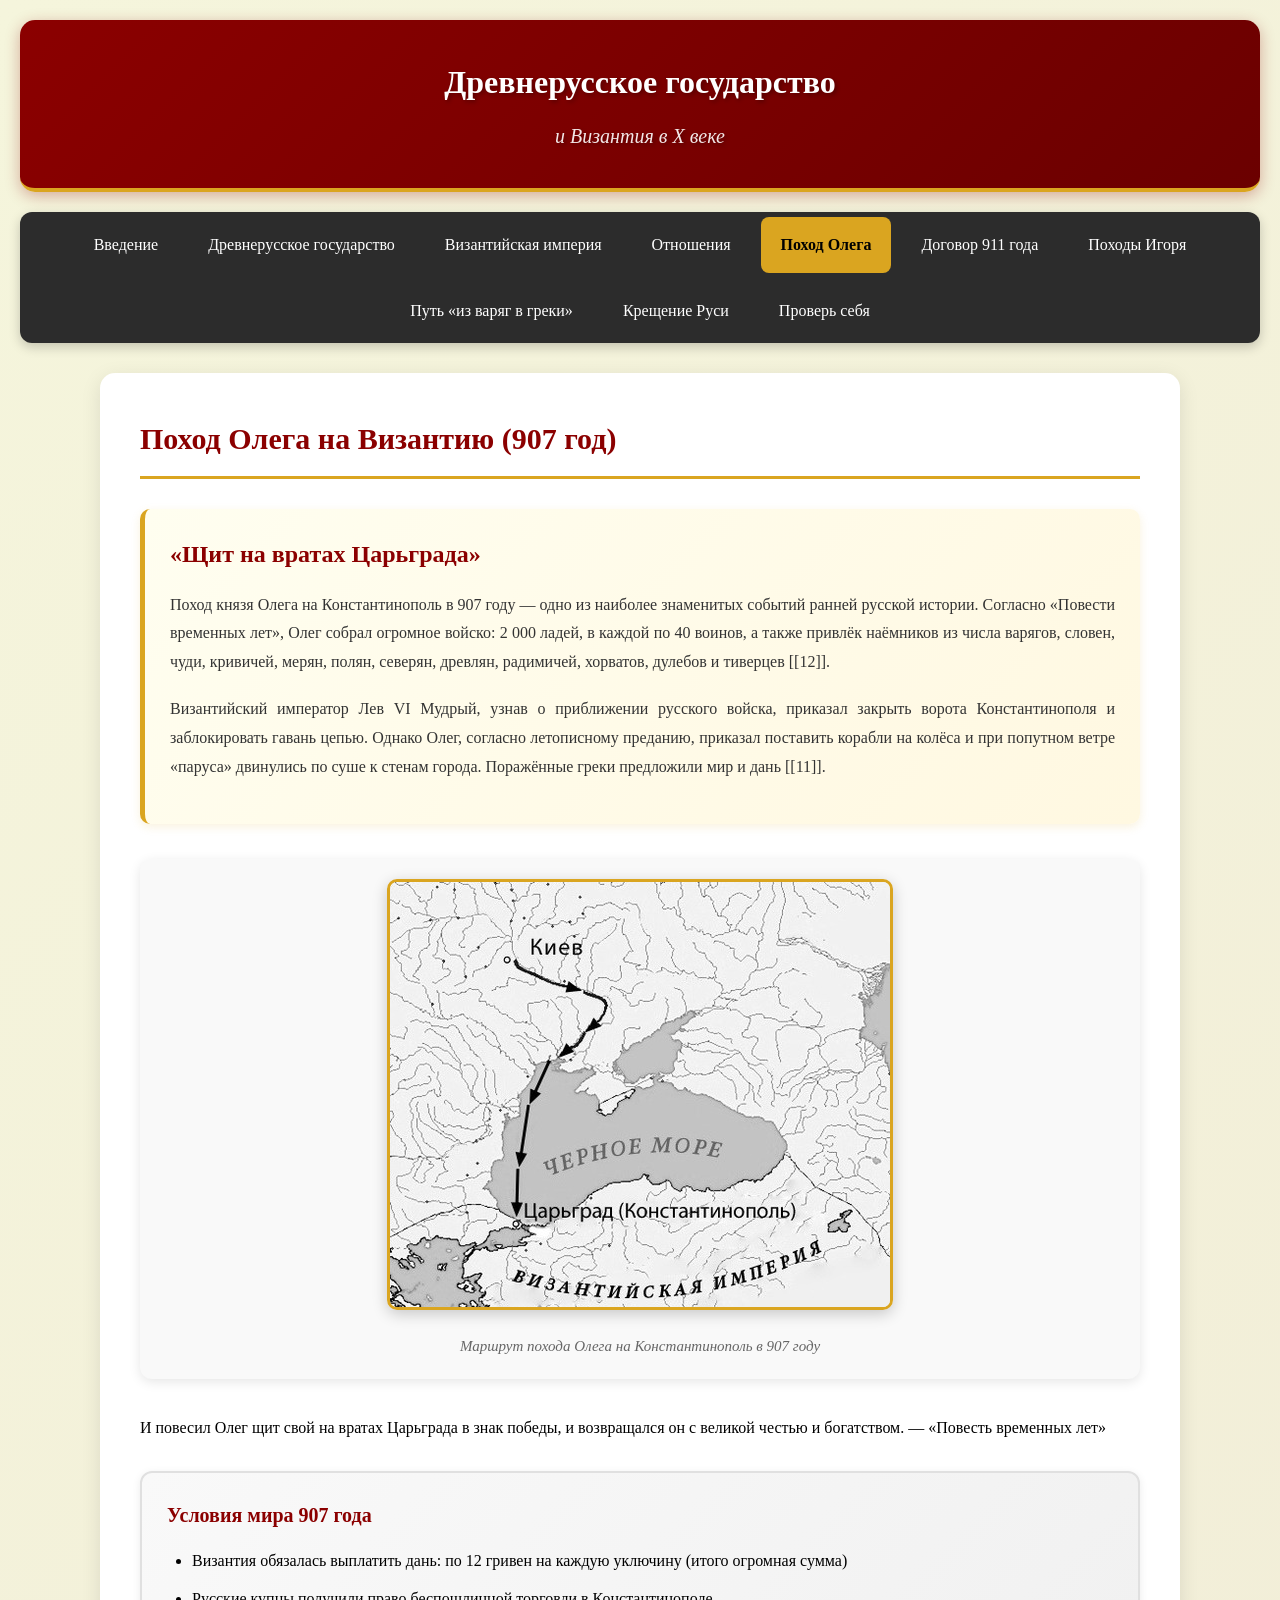
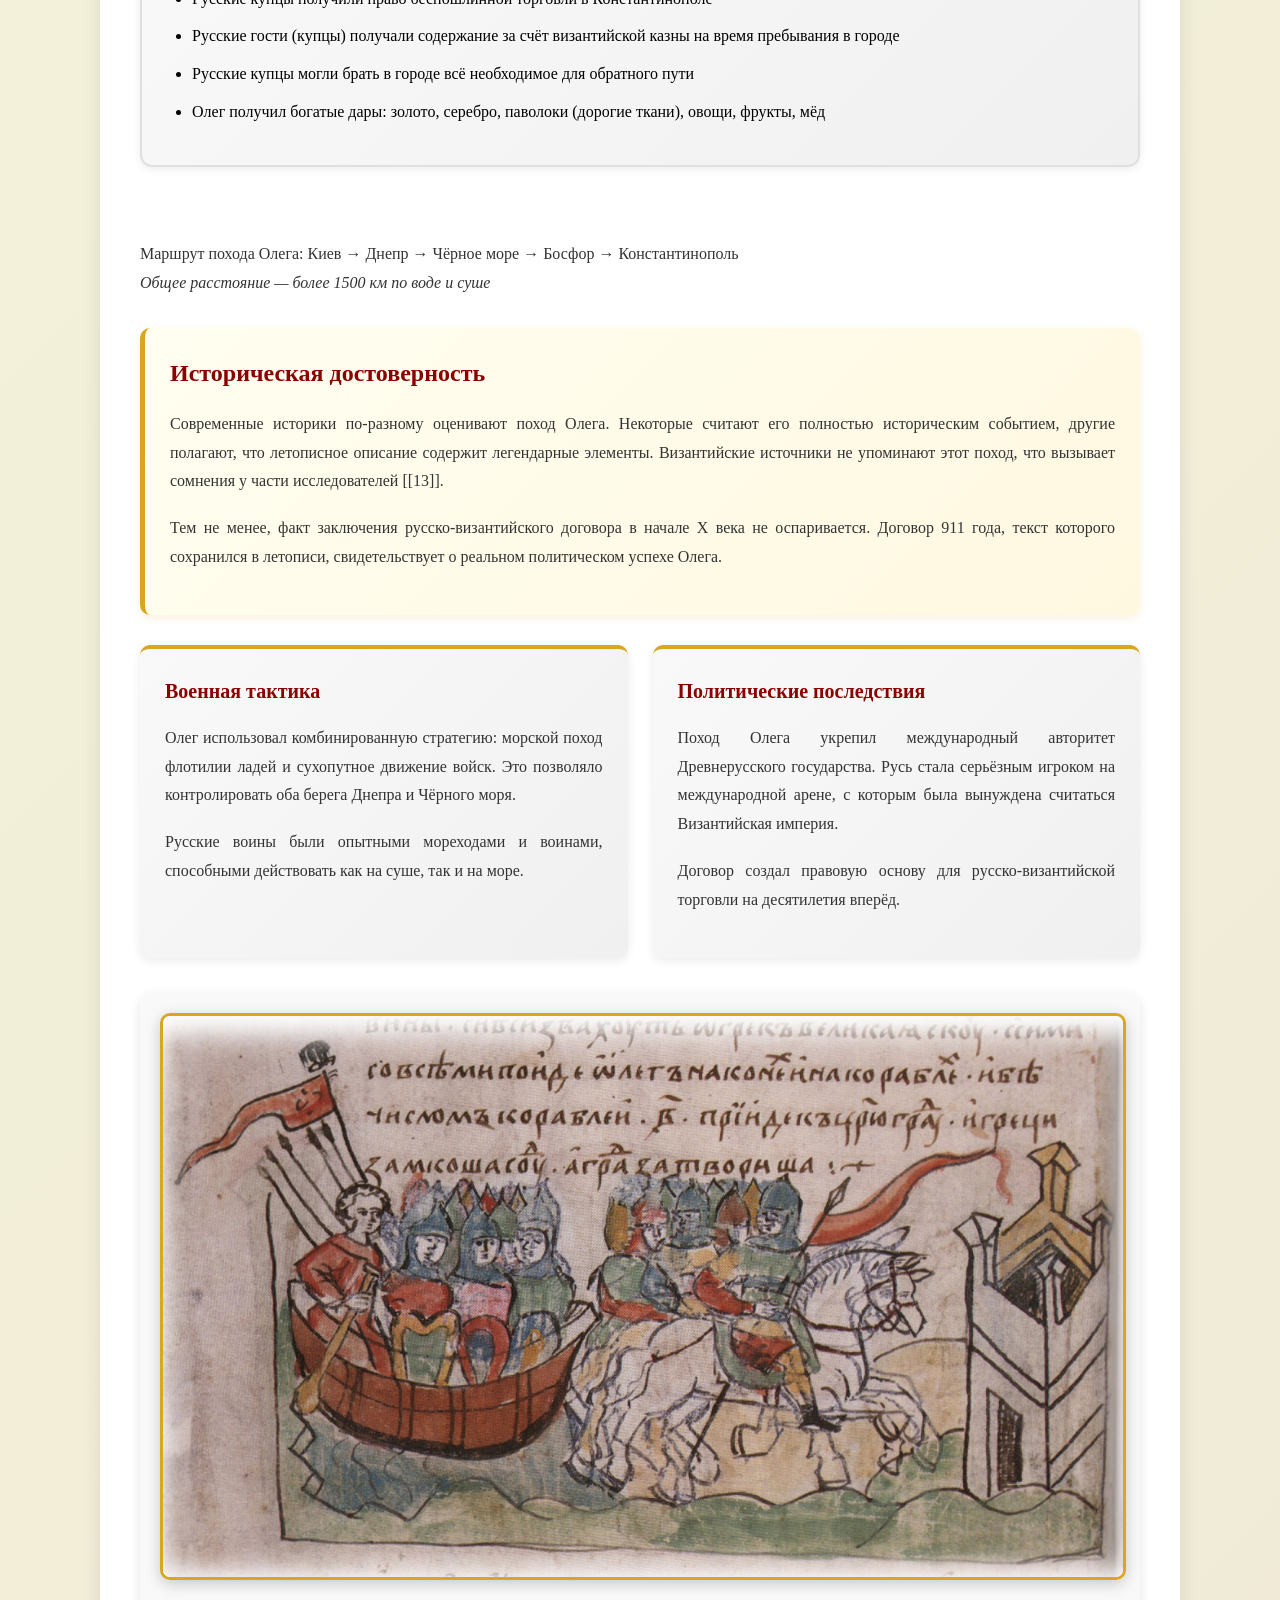
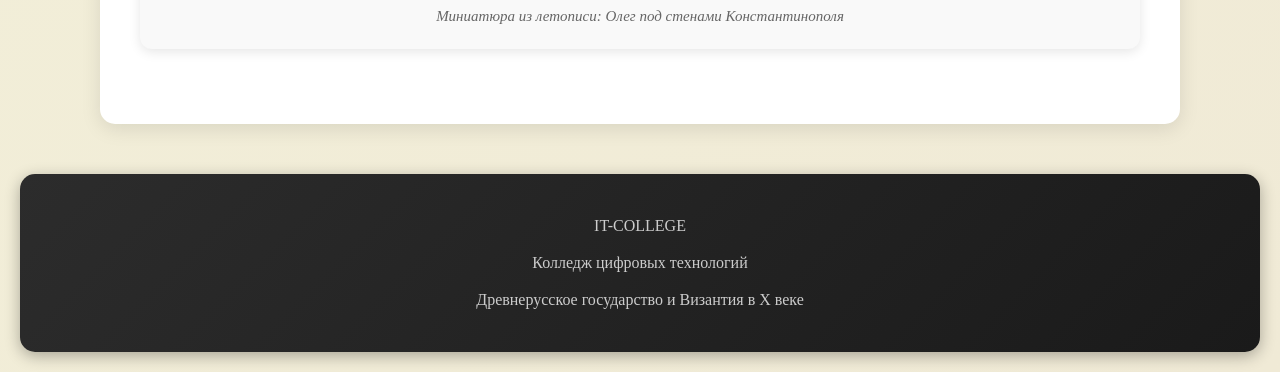
<file: oleg.html>
<!DOCTYPE html>
<html lang="ru">
<head>
    <meta charset="UTF-8">
    <title>Поход Олега на Византию</title>
    <link rel="stylesheet" href="style.css">
</head>
<body>

<header>
    <h1>Древнерусское государство<span>и Византия в X веке</span></h1>
</header>

<nav>
    <ul>
        <li><a href="index.html">Введение</a></li>
        <li><a href="rus-state.html">Древнерусское государство</a></li>
        <li><a href="byzantium.html">Византийская империя</a></li>
        <li><a href="relations.html">Отношения</a></li>
        <li><a href="oleg.html" class="active">Поход Олега</a></li>
        <li><a href="treaty911.html">Договор 911 года</a></li>
        <li><a href="igor.html">Походы Игоря</a></li>
        <li><a href="trade.html">Путь «из варяг в греки»</a></li>
        <li><a href="christianity.html">Крещение Руси</a></li>
        <li><a href="quiz.html">Проверь себя</a></li>
    </ul>
</nav>

<main>
    <h2>Поход Олега на Византию (907 год)</h2>
    
    <div class="content-box">
        <h3>«Щит на вратах Царьграда»</h3>
        <p>Поход князя Олега на Константинополь в 907 году — одно из наиболее знаменитых событий ранней русской истории. Согласно «Повести временных лет», Олег собрал огромное войско: 2 000 ладей, в каждой по 40 воинов, а также привлёк наёмников из числа варягов, словен, чуди, кривичей, мерян, полян, северян, древлян, радимичей, хорватов, дулебов и тиверцев [[12]].</p>
        <p>Византийский император Лев VI Мудрый, узнав о приближении русского войска, приказал закрыть ворота Константинополя и заблокировать гавань цепью. Однако Олег, согласно летописному преданию, приказал поставить корабли на колёса и при попутном ветре «паруса» двинулись по суше к стенам города. Поражённые греки предложили мир и дань [[11]].</p>
    </div>

    <div class="image-container">
        <img src="images/oleg-campaign-map.jpg" alt="Карта похода Олега">
        <div class="caption">Маршрут похода Олега на Константинополь в 907 году</div>
    </div>

    <div class="historical-quote">
        И повесил Олег щит свой на вратах Царьграда в знак победы, и возвращался он с великой честью и богатством.
        <span class="source">— «Повесть временных лет»</span>
    </div>

    <div class="info-box">
        <h4>Условия мира 907 года</h4>
        <ul>
            <li>Византия обязалась выплатить дань: по 12 гривен на каждую уключину (итого огромная сумма)</li>
            <li>Русские купцы получили право беспошлинной торговли в Константинополе</li>
            <li>Русские гости (купцы) получали содержание за счёт византийской казны на время пребывания в городе</li>
            <li>Русские купцы могли брать в городе всё необходимое для обратного пути</li>
            <li>Олег получил богатые дары: золото, серебро, паволоки (дорогие ткани), овощи, фрукты, мёд</li>
        </ul>
    </div>

    <div class="map-container">
        <div class="map-icon">️</div>
        <p>Маршрут похода Олега: Киев → Днепр → Чёрное море → Босфор → Константинополь<br>
        <em>Общее расстояние — более 1500 км по воде и суше</em></p>
    </div>

    <div class="content-box">
        <h3>Историческая достоверность</h3>
        <p>Современные историки по-разному оценивают поход Олега. Некоторые считают его полностью историческим событием, другие полагают, что летописное описание содержит легендарные элементы. Византийские источники не упоминают этот поход, что вызывает сомнения у части исследователей [[13]].</p>
        <p>Тем не менее, факт заключения русско-византийского договора в начале X века не оспаривается. Договор 911 года, текст которого сохранился в летописи, свидетельствует о реальном политическом успехе Олега.</p>
    </div>

    <div class="two-columns">
        <div class="column">
            <h4>Военная тактика</h4>
            <p>Олег использовал комбинированную стратегию: морской поход флотилии ладей и сухопутное движение войск. Это позволяло контролировать оба берега Днепра и Чёрного моря.</p>
            <p>Русские воины были опытными мореходами и воинами, способными действовать как на суше, так и на море.</p>
        </div>
        <div class="column">
            <h4>Политические последствия</h4>
            <p>Поход Олега укрепил международный авторитет Древнерусского государства. Русь стала серьёзным игроком на международной арене, с которым была вынуждена считаться Византийская империя.</p>
            <p>Договор создал правовую основу для русско-византийской торговли на десятилетия вперёд.</p>
        </div>
    </div>

    <div class="image-container">
        <img src="images/chronicle.jpg" alt="Летописная миниатюра">
        <div class="caption">Миниатюра из летописи: Олег под стенами Константинополя</div>
    </div>
</main>

<footer>
    <p>IT-COLLEGE</p>
    <p>Колледж цифровых технологий</p>
    <p>Древнерусское государство и Византия в X веке</p>
</footer>

</body>
</html>
</file>
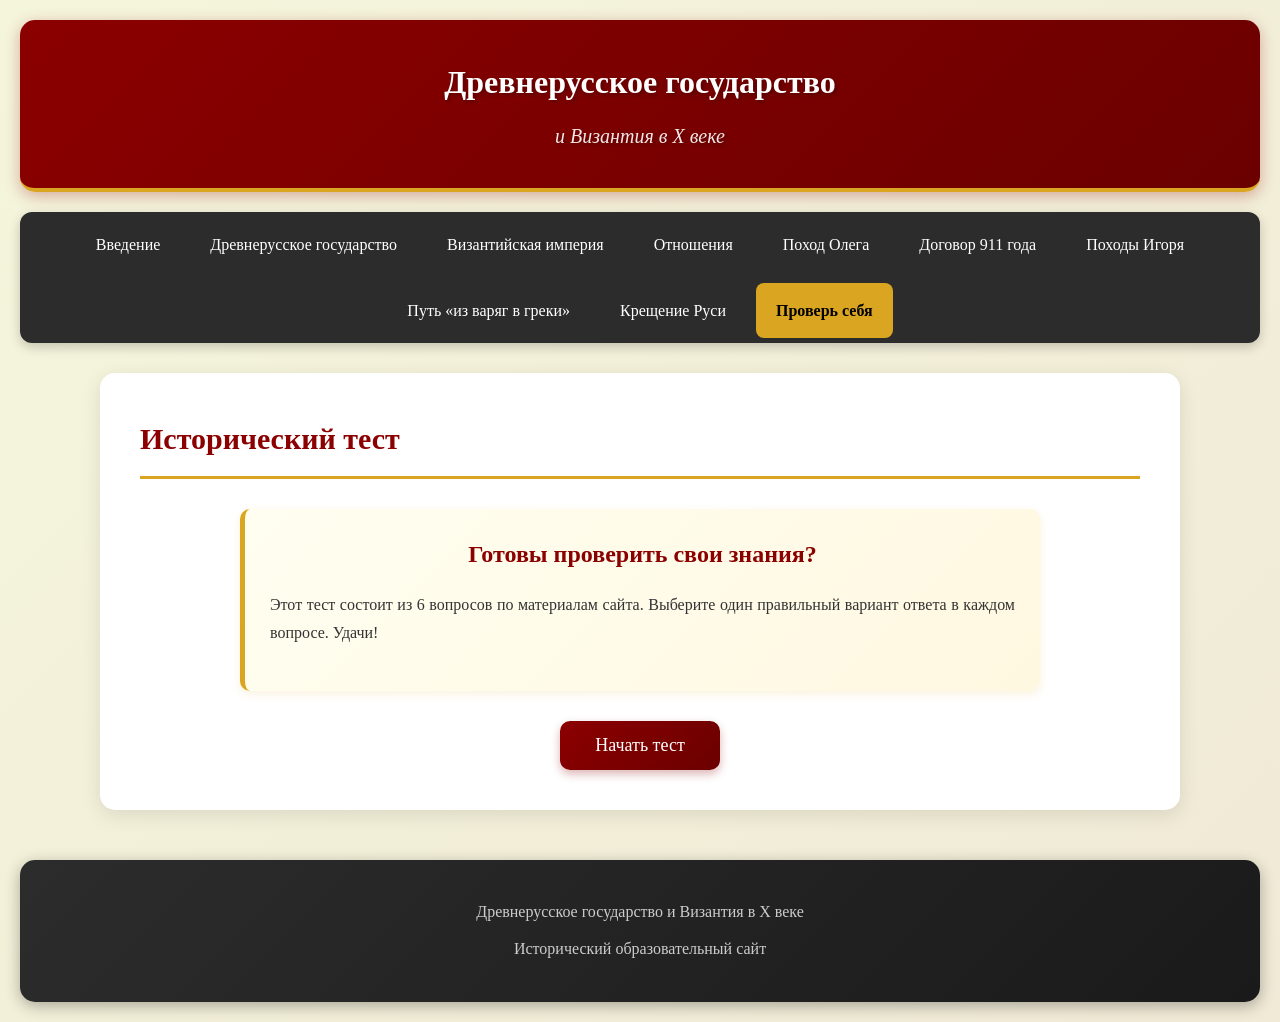
<file: quiz.html>
<!DOCTYPE html>
<html lang="ru">
<head>
    <meta charset="UTF-8">
    <title>Проверь свои знания</title>
    <link rel="stylesheet" href="style.css">
</head>
<body>

<header>
    <h1>Древнерусское государство<span>и Византия в X веке</span></h1>
</header>

<nav>
    <ul>
        <li><a href="index.html">Введение</a></li>
        <li><a href="rus-state.html">Древнерусское государство</a></li>
        <li><a href="byzantium.html">Византийская империя</a></li>
        <li><a href="relations.html">Отношения</a></li>
        <li><a href="oleg.html">Поход Олега</a></li>
        <li><a href="treaty911.html">Договор 911 года</a></li>
        <li><a href="igor.html">Походы Игоря</a></li>
        <li><a href="trade.html">Путь «из варяг в греки»</a></li>
        <li><a href="christianity.html">Крещение Руси</a></li>
        <li><a href="quiz.html" class="active">Проверь себя</a></li>
    </ul>
</nav>

<main>
    <h2>Исторический тест</h2>
    
    <div class="quiz-container">
        <!-- Экран приветствия -->
        <div id="start-screen">
            <div class="content-box">
                <h3>Готовы проверить свои знания?</h3>
                <p>Этот тест состоит из 6 вопросов по материалам сайта. Выберите один правильный вариант ответа в каждом вопросе. Удачи!</p>
            </div>
            <button class="quiz-btn" onclick="startQuiz()">Начать тест</button>
        </div>

        <!-- Экран вопроса -->
        <div id="quiz-screen" style="display: none;">
            <div class="quiz-progress">
                <div class="quiz-progress-bar" id="progress-bar"></div>
            </div>
            <p style="color: #666; font-size: 14px; margin-bottom: 10px;">Вопрос <span id="current-q">1</span> из <span id="total-q">6</span></p>
            
            <div class="quiz-question" id="question-text"></div>
            
            <div class="quiz-options" id="options-container"></div>
            
            <div class="quiz-feedback" id="feedback"></div>
            
            <button class="quiz-btn" id="next-btn" onclick="nextQuestion()" disabled>Следующий вопрос</button>
        </div>

        <!-- Экран результатов -->
        <div id="result-screen" style="display: none;">
            <div class="content-box">
                <h3>Тест завершён!</h3>
                <div class="quiz-result-score" id="final-score">0 / 6</div>
                <div class="quiz-result-message" id="result-message"></div>
                <button class="quiz-btn" onclick="restartQuiz()">Пройти ещё раз</button>
            </div>
        </div>
    </div>
</main>

<footer>
    <p>Древнерусское государство и Византия в X веке</p>
    <p>Исторический образовательный сайт</p>
</footer>

<script>
    // База данных вопросов
    const questions = [
        {
            question: "В каком году произошло Крещение Руси князем Владимиром?",
            options: ["862 год", "988 год", "911 год", "1054 год"],
            correct: 1,
            explanation: "Крещение Руси традиционно датируется 988 годом. Это событие стало поворотным в истории древнерусского государства."
        },
        {
            question: "Какое секретное оружие использовали византийцы против флота князя Игоря в 941 году?",
            options: ["Катапульты", "Отравленные стрелы", "Греческий огонь", "Подводные ловушки"],
            correct: 2,
            explanation: "«Греческий огонь» — это зажигательная смесь, которая горела даже на воде и наводила ужас на русские дружины."
        },
        {
            question: "Какой князь, согласно летописи, повесил свой щит на вратах Царьграда?",
            options: ["Рюрик", "Игорь", "Олег Вещий", "Святослав"],
            correct: 2,
            explanation: "В 907 году князь Олег Вещий совершил успешный поход на Константинополь и в знак победы прибил свой щит к воротам города."
        },
        {
            question: "Как назывался главный торговый путь, соединявший Скандинавию и Византию через реки Восточной Европы?",
            options: ["Шёлковый путь", "Путь «из варяг в греки»", "Янтарный путь", "Великий шёлковый путь"],
            correct: 1,
            explanation: "Путь «из варяг в греки» был главной экономической и культурной артерией Древней Руси."
        },
        {
            question: "Кто из правителей Руси первым лично принял христианство (в 957 году)?",
            options: ["Княгиня Ольга", "Князь Владимир", "Князь Ярослав Мудрый", "Князь Святослав"],
            correct: 0,
            explanation: "Княгиня Ольга посетила Константинополь и приняла крещение, став первым христианским правителем на Руси."
        },
        {
            question: "В каком году был заключён первый письменный международный договор Руси с Византией?",
            options: ["862 год", "907 год", "911 год", "944 год"],
            correct: 2,
            explanation: "Договор 911 года, заключённый князем Олегом, является первым дошедшим до нас письменным международным договором Древней Руси."
        }
    ];

    let currentQuestion = 0;
    let score = 0;

    function startQuiz() {
        document.getElementById('start-screen').style.display = 'none';
        document.getElementById('quiz-screen').style.display = 'block';
        document.getElementById('total-q').textContent = questions.length;
        loadQuestion();
    }

    function loadQuestion() {
        const q = questions[currentQuestion];
        document.getElementById('current-q').textContent = currentQuestion + 1;
        document.getElementById('question-text').textContent = q.question;
        
        // Обновление прогресс-бара
        const progress = ((currentQuestion) / questions.length) * 100;
        document.getElementById('progress-bar').style.width = progress + '%';

        const optionsContainer = document.getElementById('options-container');
        optionsContainer.innerHTML = '';
        
        document.getElementById('feedback').className = 'quiz-feedback';
        document.getElementById('feedback').style.display = 'none';
        document.getElementById('next-btn').disabled = true;

        q.options.forEach((option, index) => {
            const btn = document.createElement('button');
            btn.className = 'quiz-option';
            btn.textContent = option;
            btn.onclick = () => checkAnswer(index, btn);
            optionsContainer.appendChild(btn);
        });
    }

    function checkAnswer(selectedIndex, selectedBtn) {
        const q = questions[currentQuestion];
        const options = document.querySelectorAll('.quiz-option');
        const feedback = document.getElementById('feedback');

        // Блокируем все кнопки
        options.forEach(btn => btn.classList.add('disabled'));
        options.forEach(btn => btn.onclick = null);

        if (selectedIndex === q.correct) {
            selectedBtn.classList.add('correct');
            score++;
            feedback.innerHTML = `<strong>Верно!</strong> ${q.explanation}`;
            feedback.style.backgroundColor = '#d4edda';
            feedback.style.color = '#155724';
            feedback.style.border = '1px solid #c3e6cb';
        } else {
            selectedBtn.classList.add('incorrect');
            options[q.correct].classList.add('correct'); // Показываем правильный ответ
            feedback.innerHTML = `<strong>Неверно.</strong> ${q.explanation}`;
            feedback.style.backgroundColor = '#f8d7da';
            feedback.style.color = '#721c24';
            feedback.style.border = '1px solid #f5c6cb';
        }

        feedback.classList.add('show');
        document.getElementById('next-btn').disabled = false;
    }

    function nextQuestion() {
        currentQuestion++;
        if (currentQuestion < questions.length) {
            loadQuestion();
        } else {
            showResults();
        }
    }

    function showResults() {
        document.getElementById('quiz-screen').style.display = 'none';
        document.getElementById('result-screen').style.display = 'block';
        document.getElementById('final-score').textContent = `${score} из ${questions.length}`;
        
        const message = document.getElementById('result-message');
        if (score === questions.length) {
            message.textContent = "Великолепно! Вы настоящий знаток истории Древней Руси!";
        } else if (score >= questions.length * 0.7) {
            message.textContent = "Отличный результат! Вы хорошо знаете материал, но есть куда расти.";
        } else if (score >= questions.length * 0.4) {
            message.textContent = "Неплохо, но рекомендуем перечитать страницы сайта и попробовать снова.";
        } else {
            message.textContent = "Кажется, стоит внимательнее изучить материалы сайта. Попробуйте ещё раз!";
        }
    }

    function restartQuiz() {
        currentQuestion = 0;
        score = 0;
        document.getElementById('result-screen').style.display = 'none';
        document.getElementById('start-screen').style.display = 'block';
    }
</script>

</body>
</html>
</file>
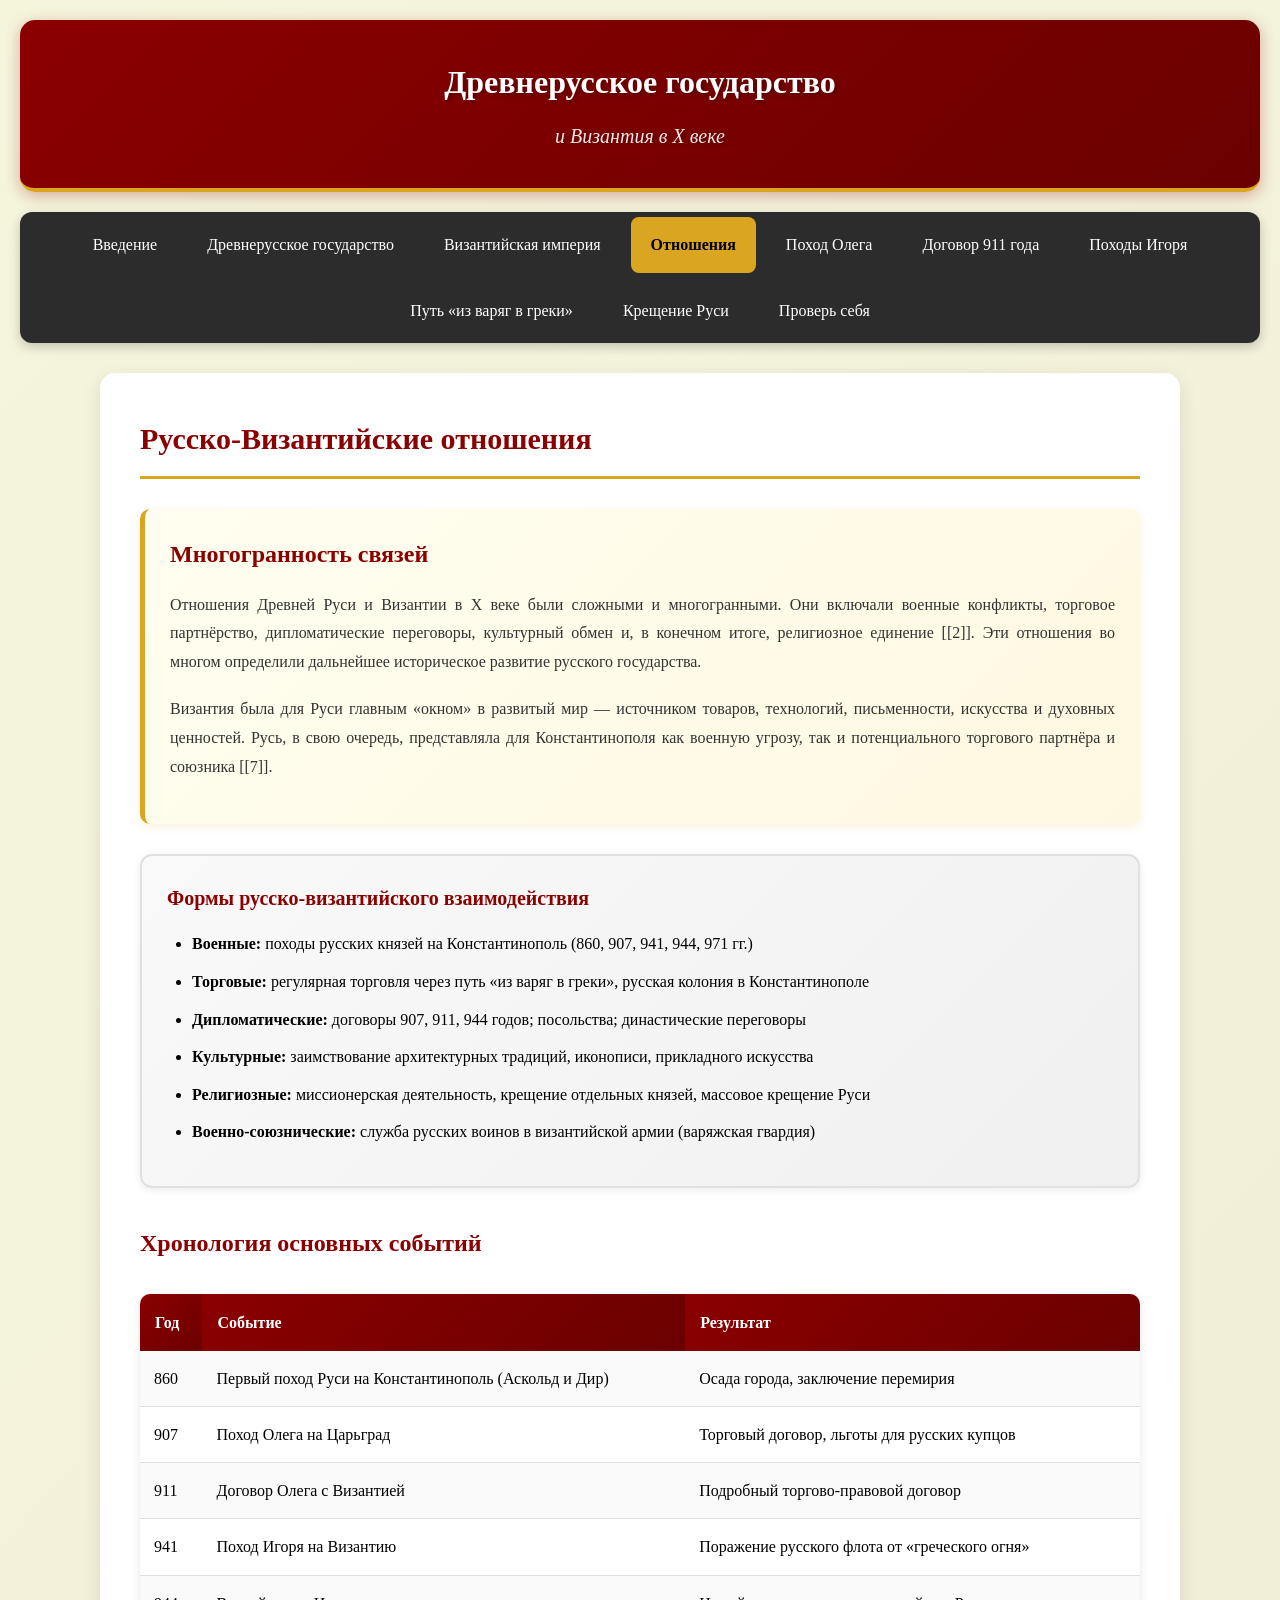
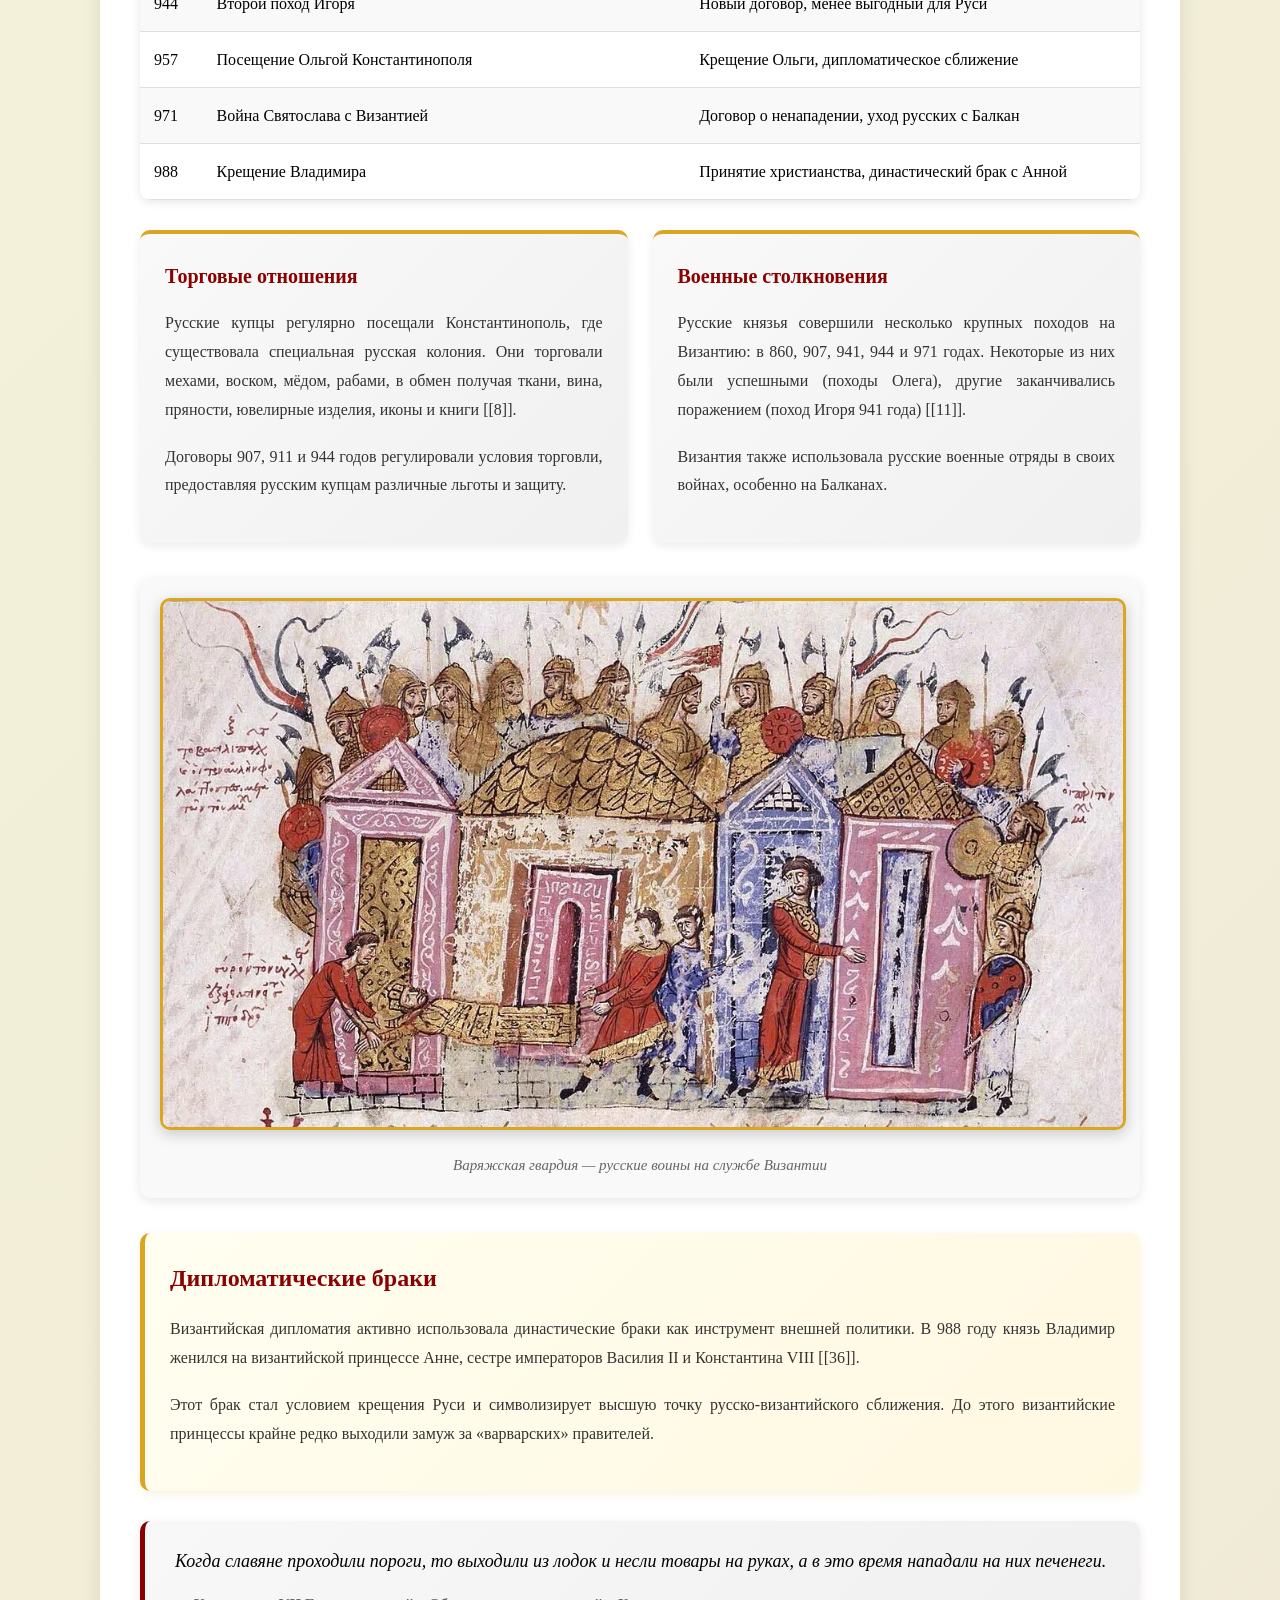
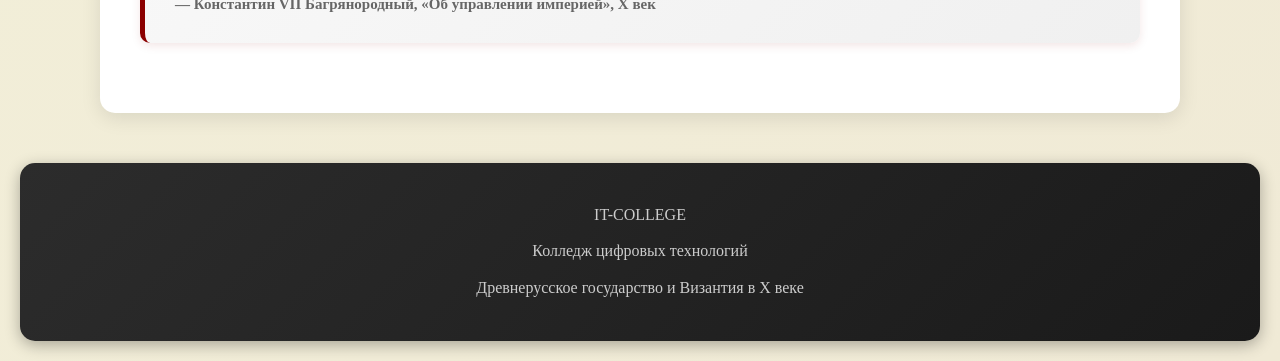
<file: relations.html>
<!DOCTYPE html>
<html lang="ru">
<head>
    <meta charset="UTF-8">
    <title>Русско-Византийские отношения</title>
    <link rel="stylesheet" href="style.css">
</head>
<body>

<header>
    <h1>Древнерусское государство<span>и Византия в X веке</span></h1>
</header>

<nav>
    <ul>
        <li><a href="index.html">Введение</a></li>
        <li><a href="rus-state.html">Древнерусское государство</a></li>
        <li><a href="byzantium.html">Византийская империя</a></li>
        <li><a href="relations.html" class="active">Отношения</a></li>
        <li><a href="oleg.html">Поход Олега</a></li>
        <li><a href="treaty911.html">Договор 911 года</a></li>
        <li><a href="igor.html">Походы Игоря</a></li>
        <li><a href="trade.html">Путь «из варяг в греки»</a></li>
        <li><a href="christianity.html">Крещение Руси</a></li>
        <li><a href="quiz.html">Проверь себя</a></li>
    </ul>
</nav>

<main>
    <h2>Русско-Византийские отношения</h2>
    
    <div class="content-box">
        <h3>Многогранность связей</h3>
        <p>Отношения Древней Руси и Византии в X веке были сложными и многогранными. Они включали военные конфликты, торговое партнёрство, дипломатические переговоры, культурный обмен и, в конечном итоге, религиозное единение [[2]]. Эти отношения во многом определили дальнейшее историческое развитие русского государства.</p>
        <p>Византия была для Руси главным «окном» в развитый мир — источником товаров, технологий, письменности, искусства и духовных ценностей. Русь, в свою очередь, представляла для Константинополя как военную угрозу, так и потенциального торгового партнёра и союзника [[7]].</p>
    </div>

   

    <div class="info-box">
        <h4>Формы русско-византийского взаимодействия</h4>
        <ul>
            <li><b>Военные:</b> походы русских князей на Константинополь (860, 907, 941, 944, 971 гг.)</li>
            <li><b>Торговые:</b> регулярная торговля через путь «из варяг в греки», русская колония в Константинополе</li>
            <li><b>Дипломатические:</b> договоры 907, 911, 944 годов; посольства; династические переговоры</li>
            <li><b>Культурные:</b> заимствование архитектурных традиций, иконописи, прикладного искусства</li>
            <li><b>Религиозные:</b> миссионерская деятельность, крещение отдельных князей, массовое крещение Руси</li>
            <li><b>Военно-союзнические:</b> служба русских воинов в византийской армии (варяжская гвардия)</li>
        </ul>
    </div>

    <h3>Хронология основных событий</h3>

    <table>
        <tr>
            <th>Год</th>
            <th>Событие</th>
            <th>Результат</th>
        </tr>
        <tr>
            <td>860</td>
            <td>Первый поход Руси на Константинополь (Аскольд и Дир)</td>
            <td>Осада города, заключение перемирия</td>
        </tr>
        <tr>
            <td>907</td>
            <td>Поход Олега на Царьград</td>
            <td>Торговый договор, льготы для русских купцов</td>
        </tr>
        <tr>
            <td>911</td>
            <td>Договор Олега с Византией</td>
            <td>Подробный торгово-правовой договор</td>
        </tr>
        <tr>
            <td>941</td>
            <td>Поход Игоря на Византию</td>
            <td>Поражение русского флота от «греческого огня»</td>
        </tr>
        <tr>
            <td>944</td>
            <td>Второй поход Игоря</td>
            <td>Новый договор, менее выгодный для Руси</td>
        </tr>
        <tr>
            <td>957</td>
            <td>Посещение Ольгой Константинополя</td>
            <td>Крещение Ольги, дипломатическое сближение</td>
        </tr>
        <tr>
            <td>971</td>
            <td>Война Святослава с Византией</td>
            <td>Договор о ненападении, уход русских с Балкан</td>
        </tr>
        <tr>
            <td>988</td>
            <td>Крещение Владимира</td>
            <td>Принятие христианства, династический брак с Анной</td>
        </tr>
    </table>

    <div class="two-columns">
        <div class="column">
            <h4>Торговые отношения</h4>
            <p>Русские купцы регулярно посещали Константинополь, где существовала специальная русская колония. Они торговали мехами, воском, мёдом, рабами, в обмен получая ткани, вина, пряности, ювелирные изделия, иконы и книги [[8]].</p>
            <p>Договоры 907, 911 и 944 годов регулировали условия торговли, предоставляя русским купцам различные льготы и защиту.</p>
        </div>
        <div class="column">
            <h4>Военные столкновения</h4>
            <p>Русские князья совершили несколько крупных походов на Византию: в 860, 907, 941, 944 и 971 годах. Некоторые из них были успешными (походы Олега), другие заканчивались поражением (поход Игоря 941 года) [[11]].</p>
            <p>Византия также использовала русские военные отряды в своих войнах, особенно на Балканах.</p>
        </div>
    </div>

    <div class="image-container">
        <img src="images/varangian-guard.jpg" alt="Варяжская гвардия">
        <div class="caption">Варяжская гвардия — русские воины на службе Византии</div>
    </div>

    <div class="content-box">
        <h3>Дипломатические браки</h3>
        <p>Византийская дипломатия активно использовала династические браки как инструмент внешней политики. В 988 году князь Владимир женился на византийской принцессе Анне, сестре императоров Василия II и Константина VIII [[36]].</p>
        <p>Этот брак стал условием крещения Руси и символизирует высшую точку русско-византийского сближения. До этого византийские принцессы крайне редко выходили замуж за «варварских» правителей.</p>
    </div>

    <div class="quote">
        Когда славяне проходили пороги, то выходили из лодок и несли товары на руках, а в это время нападали на них печенеги.
        <span class="source">— Константин VII Багрянородный, «Об управлении империей», X век</span>
    </div>
</main>

<footer>
    <p>IT-COLLEGE</p>
    <p>Колледж цифровых технологий</p>
    <p>Древнерусское государство и Византия в X веке</p>
</footer>

</body>
</html>
</file>
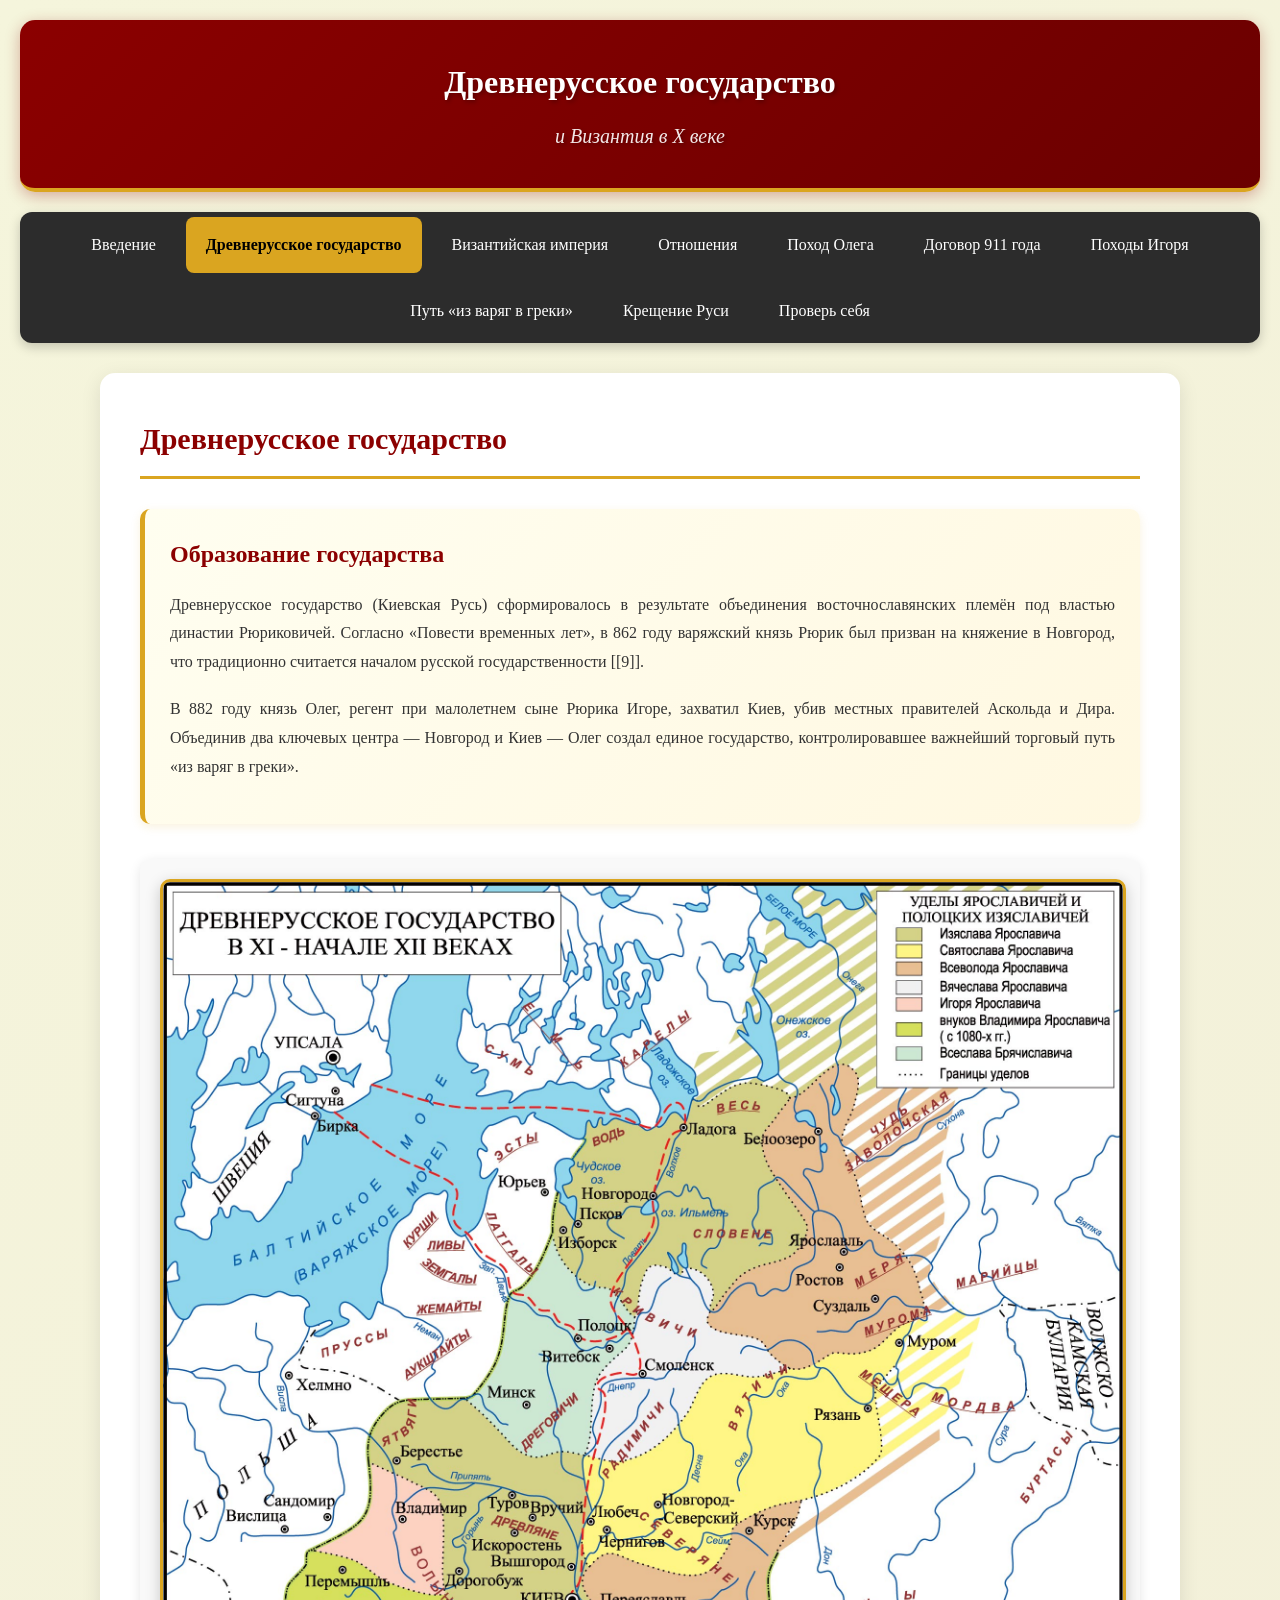
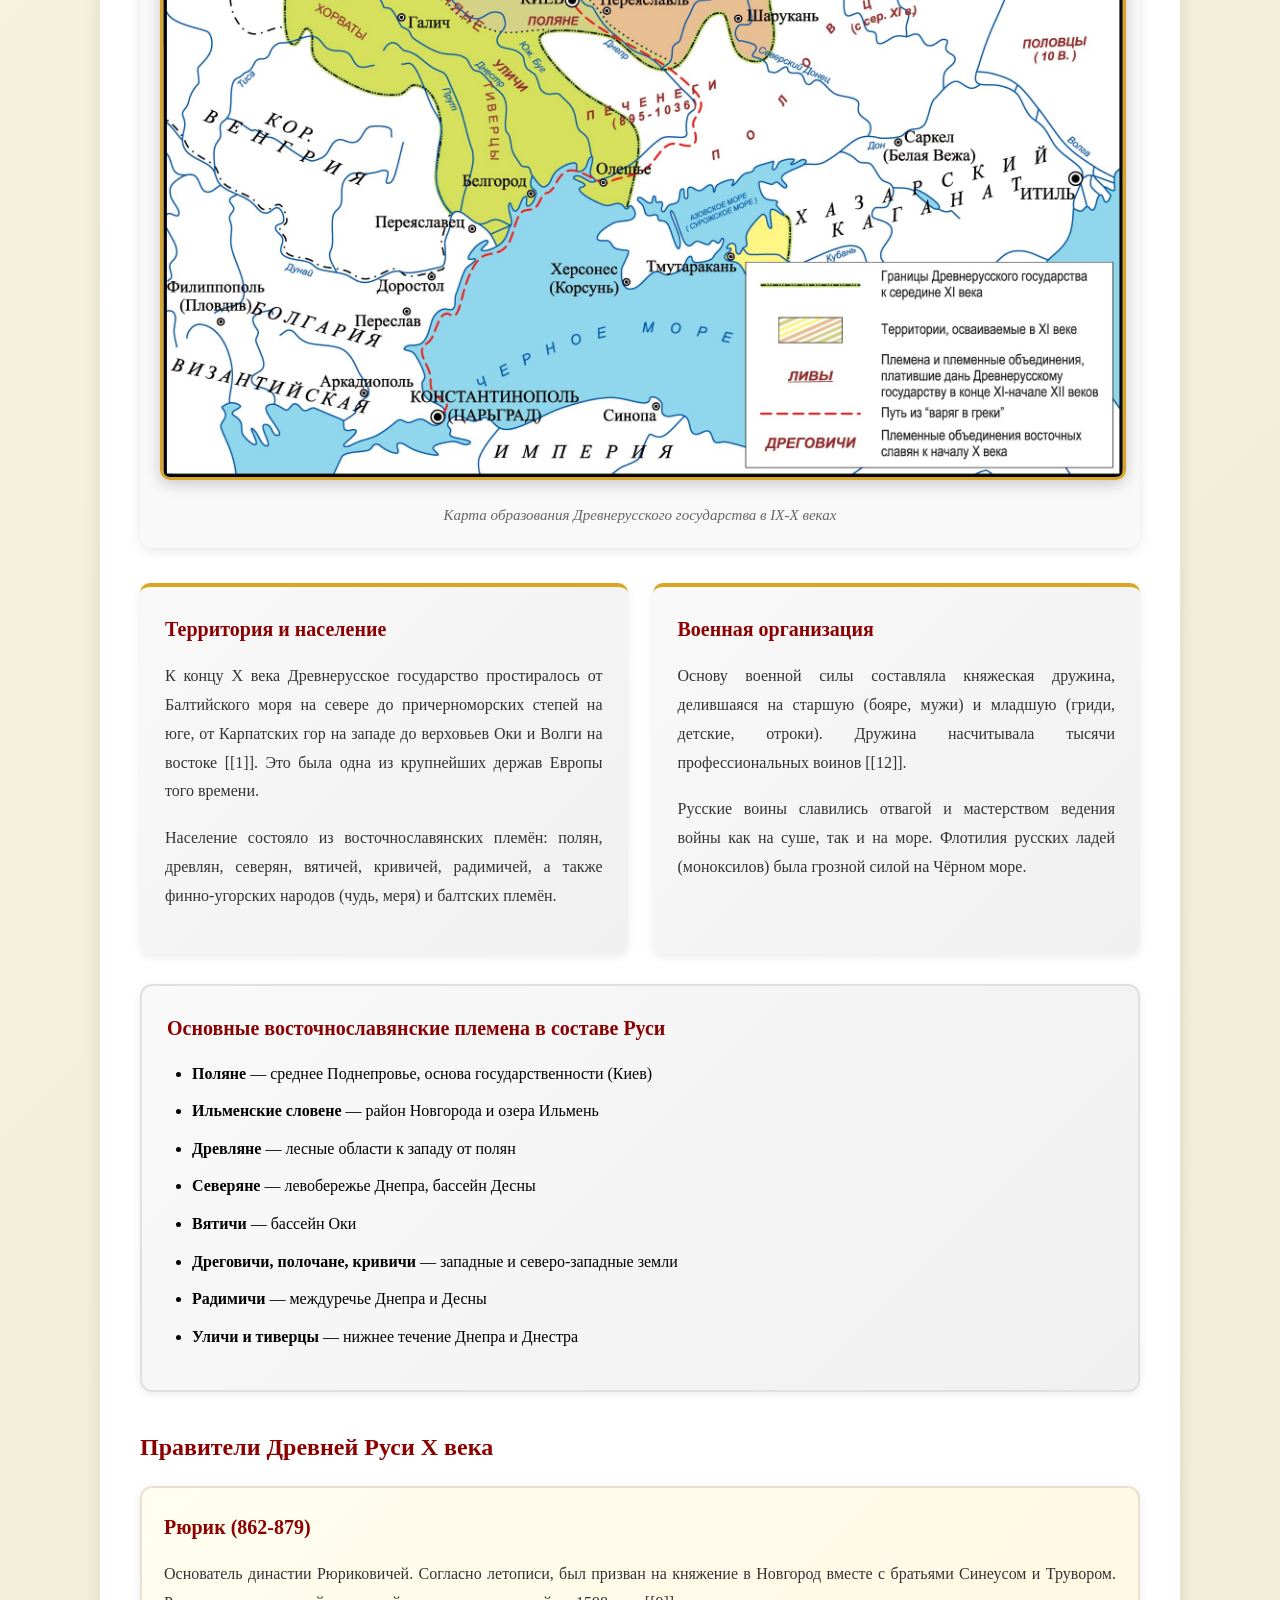
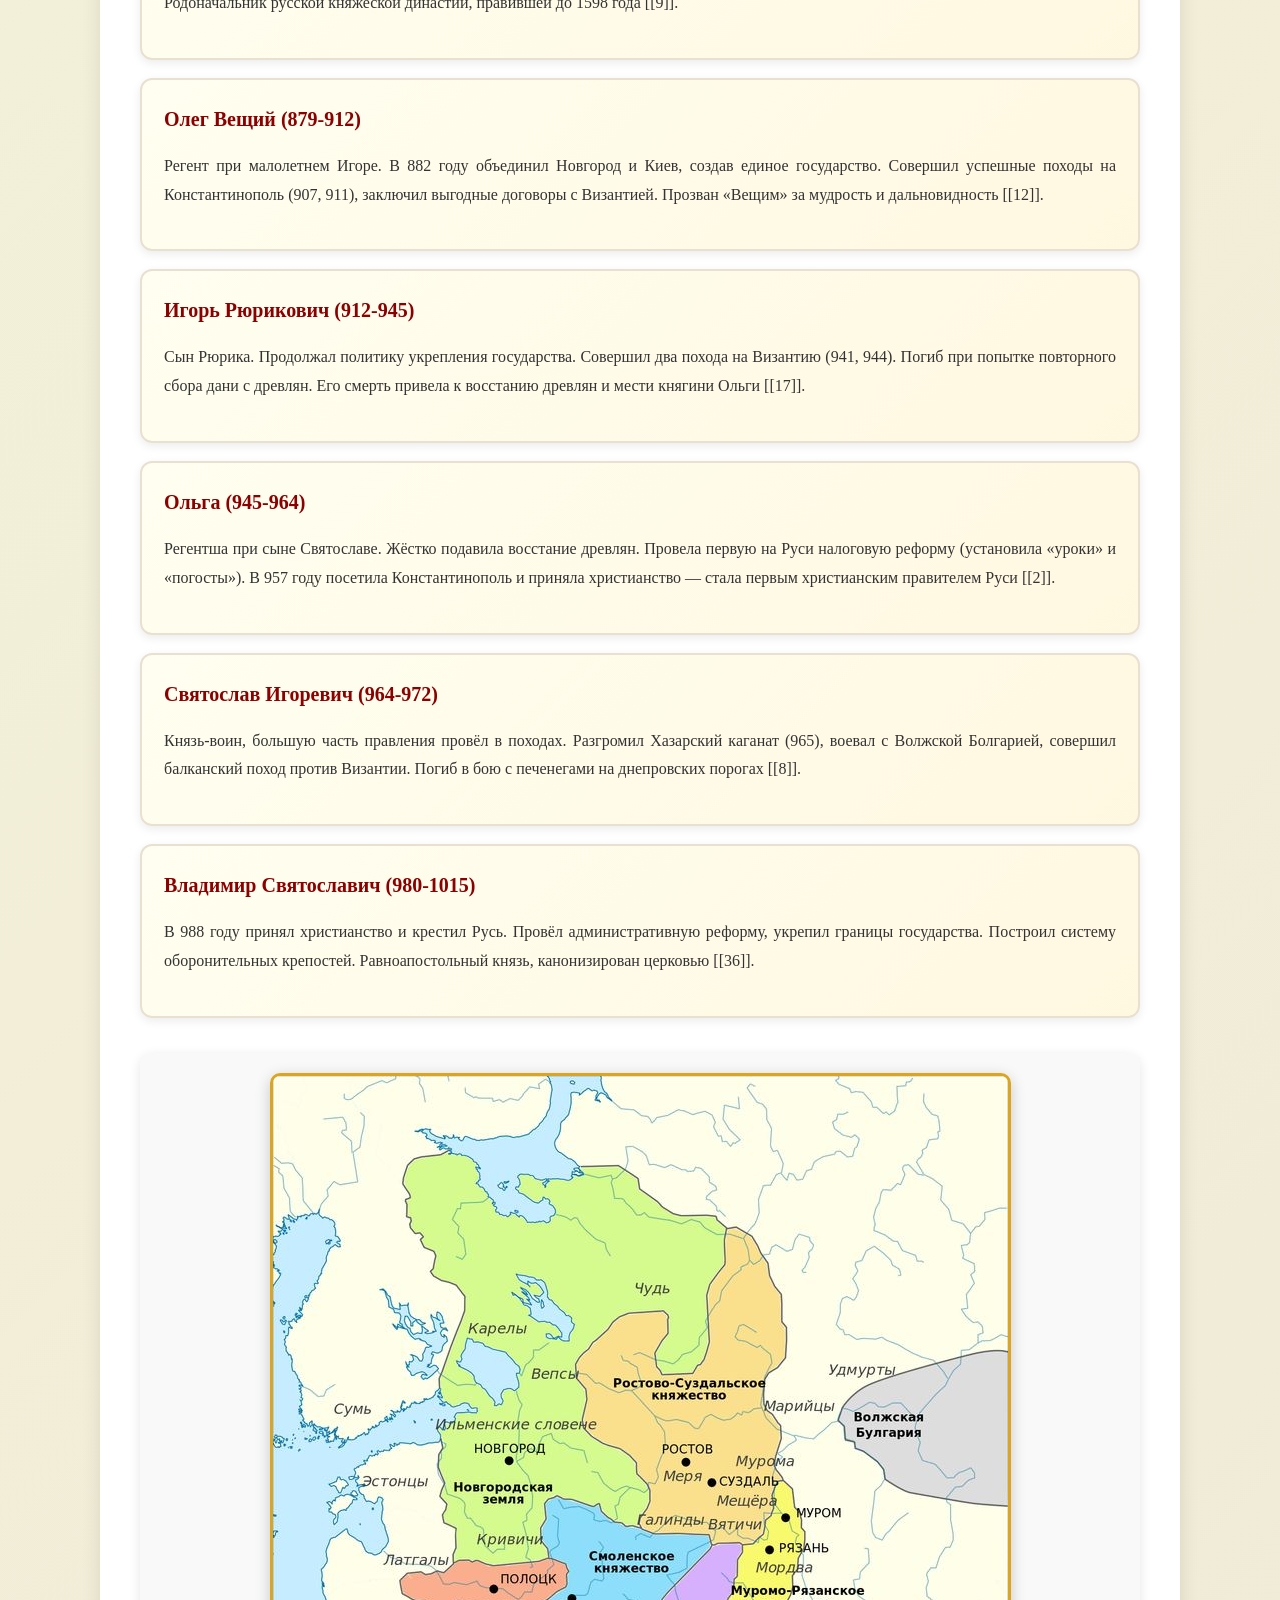
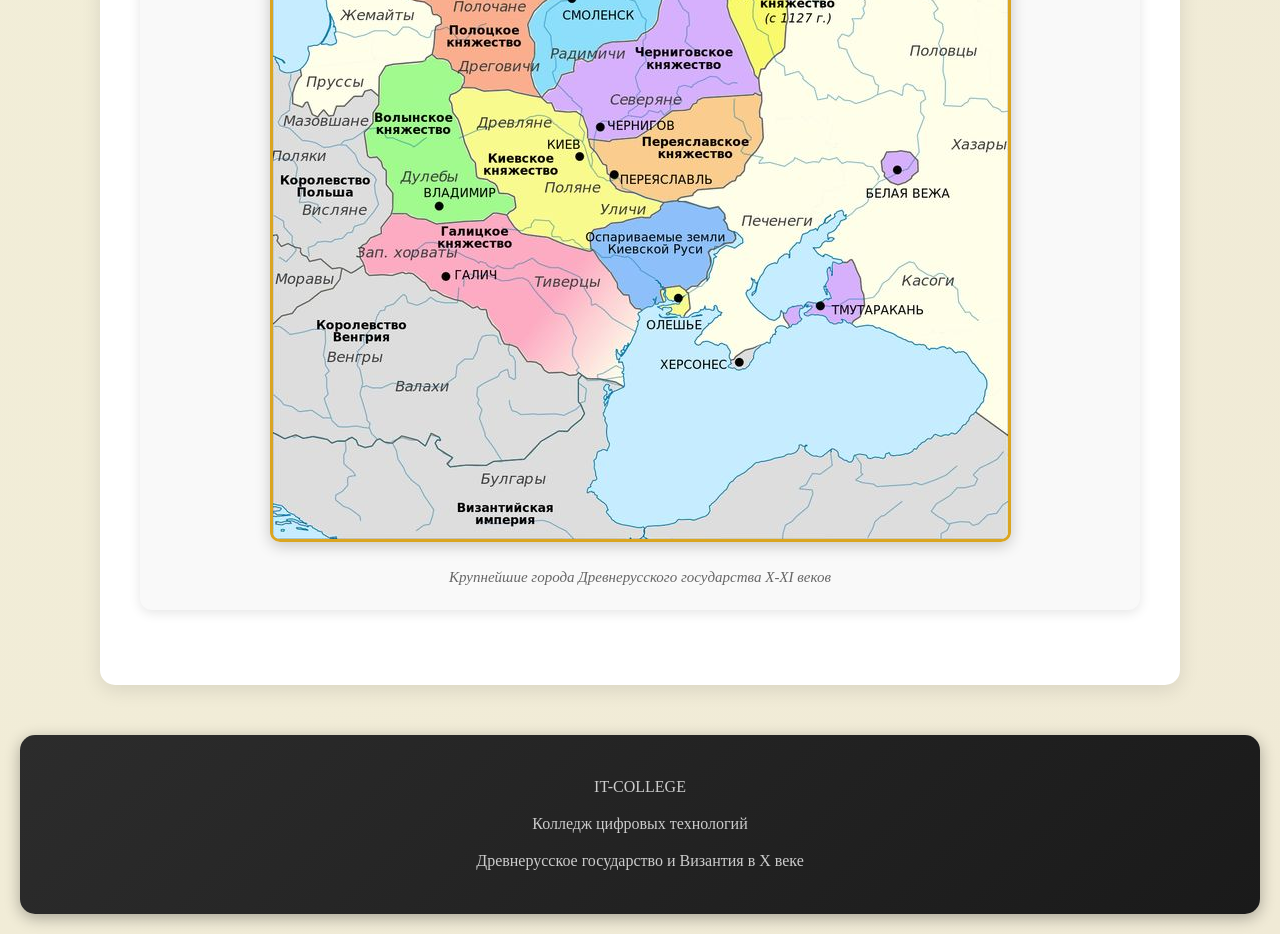
<file: rus-state.html>
<!DOCTYPE html>
<html lang="ru">
<head>
    <meta charset="UTF-8">
    <title>Древнерусское государство</title>
    <link rel="stylesheet" href="style.css">
</head>
<body>

<header>
    <h1>Древнерусское государство<span>и Византия в X веке</span></h1>
</header>

<nav>
    <ul>
        <li><a href="index.html">Введение</a></li>
        <li><a href="rus-state.html" class="active">Древнерусское государство</a></li>
        <li><a href="byzantium.html">Византийская империя</a></li>
        <li><a href="relations.html">Отношения</a></li>
        <li><a href="oleg.html">Поход Олега</a></li>
        <li><a href="treaty911.html">Договор 911 года</a></li>
        <li><a href="igor.html">Походы Игоря</a></li>
        <li><a href="trade.html">Путь «из варяг в греки»</a></li>
        <li><a href="christianity.html">Крещение Руси</a></li>
        <li><a href="quiz.html" >Проверь себя</a></li>
    </ul>
</nav>

<main>
    <h2>Древнерусское государство</h2>
    
    <div class="content-box">
        <h3>Образование государства</h3>
        <p>Древнерусское государство (Киевская Русь) сформировалось в результате объединения восточнославянских племён под властью династии Рюриковичей. Согласно «Повести временных лет», в 862 году варяжский князь Рюрик был призван на княжение в Новгород, что традиционно считается началом русской государственности [[9]].</p>
        <p>В 882 году князь Олег, регент при малолетнем сыне Рюрика Игоре, захватил Киев, убив местных правителей Аскольда и Дира. Объединив два ключевых центра — Новгород и Киев — Олег создал единое государство, контролировавшее важнейший торговый путь «из варяг в греки».</p>
    </div>

    <div class="image-container">
        <img src="images/rus-formation-map.jpg" alt="Карта образования Руси">
        <div class="caption">Карта образования Древнерусского государства в IX-X веках</div>
    </div>

    <div class="two-columns">
        <div class="column">
            <h4>Территория и население</h4>
            <p>К концу X века Древнерусское государство простиралось от Балтийского моря на севере до причерноморских степей на юге, от Карпатских гор на западе до верховьев Оки и Волги на востоке [[1]]. Это была одна из крупнейших держав Европы того времени.</p>
            <p>Население состояло из восточнославянских племён: полян, древлян, северян, вятичей, кривичей, радимичей, а также финно-угорских народов (чудь, меря) и балтских племён.</p>
        </div>
        <div class="column">
            <h4>Военная организация</h4>
            <p>Основу военной силы составляла княжеская дружина, делившаяся на старшую (бояре, мужи) и младшую (гриди, детские, отроки). Дружина насчитывала тысячи профессиональных воинов [[12]].</p>
            <p>Русские воины славились отвагой и мастерством ведения войны как на суше, так и на море. Флотилия русских ладей (моноксилов) была грозной силой на Чёрном море.</p>
        </div>
    </div>

    <div class="info-box">
        <h4>Основные восточнославянские племена в составе Руси</h4>
        <ul>
            <li><b>Поляне</b> — среднее Поднепровье, основа государственности (Киев)</li>
            <li><b>Ильменские словене</b> — район Новгорода и озера Ильмень</li>
            <li><b>Древляне</b> — лесные области к западу от полян</li>
            <li><b>Северяне</b> — левобережье Днепра, бассейн Десны</li>
            <li><b>Вятичи</b> — бассейн Оки</li>
            <li><b>Дреговичи, полочане, кривичи</b> — западные и северо-западные земли</li>
            <li><b>Радимичи</b> — междуречье Днепра и Десны</li>
            <li><b>Уличи и тиверцы</b> — нижнее течение Днепра и Днестра</li>
        </ul>
    </div>

    <h3>Правители Древней Руси X века</h3>

    <div class="figure-card">
        <h4>Рюрик (862-879)</h4>
        <p>Основатель династии Рюриковичей. Согласно летописи, был призван на княжение в Новгород вместе с братьями Синеусом и Трувором. Родоначальник русской княжеской династии, правившей до 1598 года [[9]].</p>
    </div>

    <div class="figure-card">
        <h4>Олег Вещий (879-912)</h4>
        <p>Регент при малолетнем Игоре. В 882 году объединил Новгород и Киев, создав единое государство. Совершил успешные походы на Константинополь (907, 911), заключил выгодные договоры с Византией. Прозван «Вещим» за мудрость и дальновидность [[12]].</p>
    </div>

    <div class="figure-card">
        <h4>Игорь Рюрикович (912-945)</h4>
        <p>Сын Рюрика. Продолжал политику укрепления государства. Совершил два похода на Византию (941, 944). Погиб при попытке повторного сбора дани с древлян. Его смерть привела к восстанию древлян и мести княгини Ольги [[17]].</p>
    </div>

    <div class="figure-card">
        <h4>Ольга (945-964)</h4>
        <p>Регентша при сыне Святославе. Жёстко подавила восстание древлян. Провела первую на Руси налоговую реформу (установила «уроки» и «погосты»). В 957 году посетила Константинополь и приняла христианство — стала первым христианским правителем Руси [[2]].</p>
    </div>

    <div class="figure-card">
        <h4>Святослав Игоревич (964-972)</h4>
        <p>Князь-воин, большую часть правления провёл в походах. Разгромил Хазарский каганат (965), воевал с Волжской Болгарией, совершил балканский поход против Византии. Погиб в бою с печенегами на днепровских порогах [[8]].</p>
    </div>

    <div class="figure-card">
        <h4>Владимир Святославич (980-1015)</h4>
        <p>В 988 году принял христианство и крестил Русь. Провёл административную реформу, укрепил границы государства. Построил систему оборонительных крепостей. Равноапостольный князь, канонизирован церковью [[36]].</p>
    </div>

    <div class="image-container">
        <img src="images/kiev-cities-map.jpg" alt="Карта древнерусских городов">
        <div class="caption">Крупнейшие города Древнерусского государства X-XI веков</div>
    </div>
</main>

<footer>
    <p>IT-COLLEGE</p>
    <p>Колледж цифровых технологий</p>
    <p>Древнерусское государство и Византия в X веке</p>
</footer>

</body>
</html>
</file>
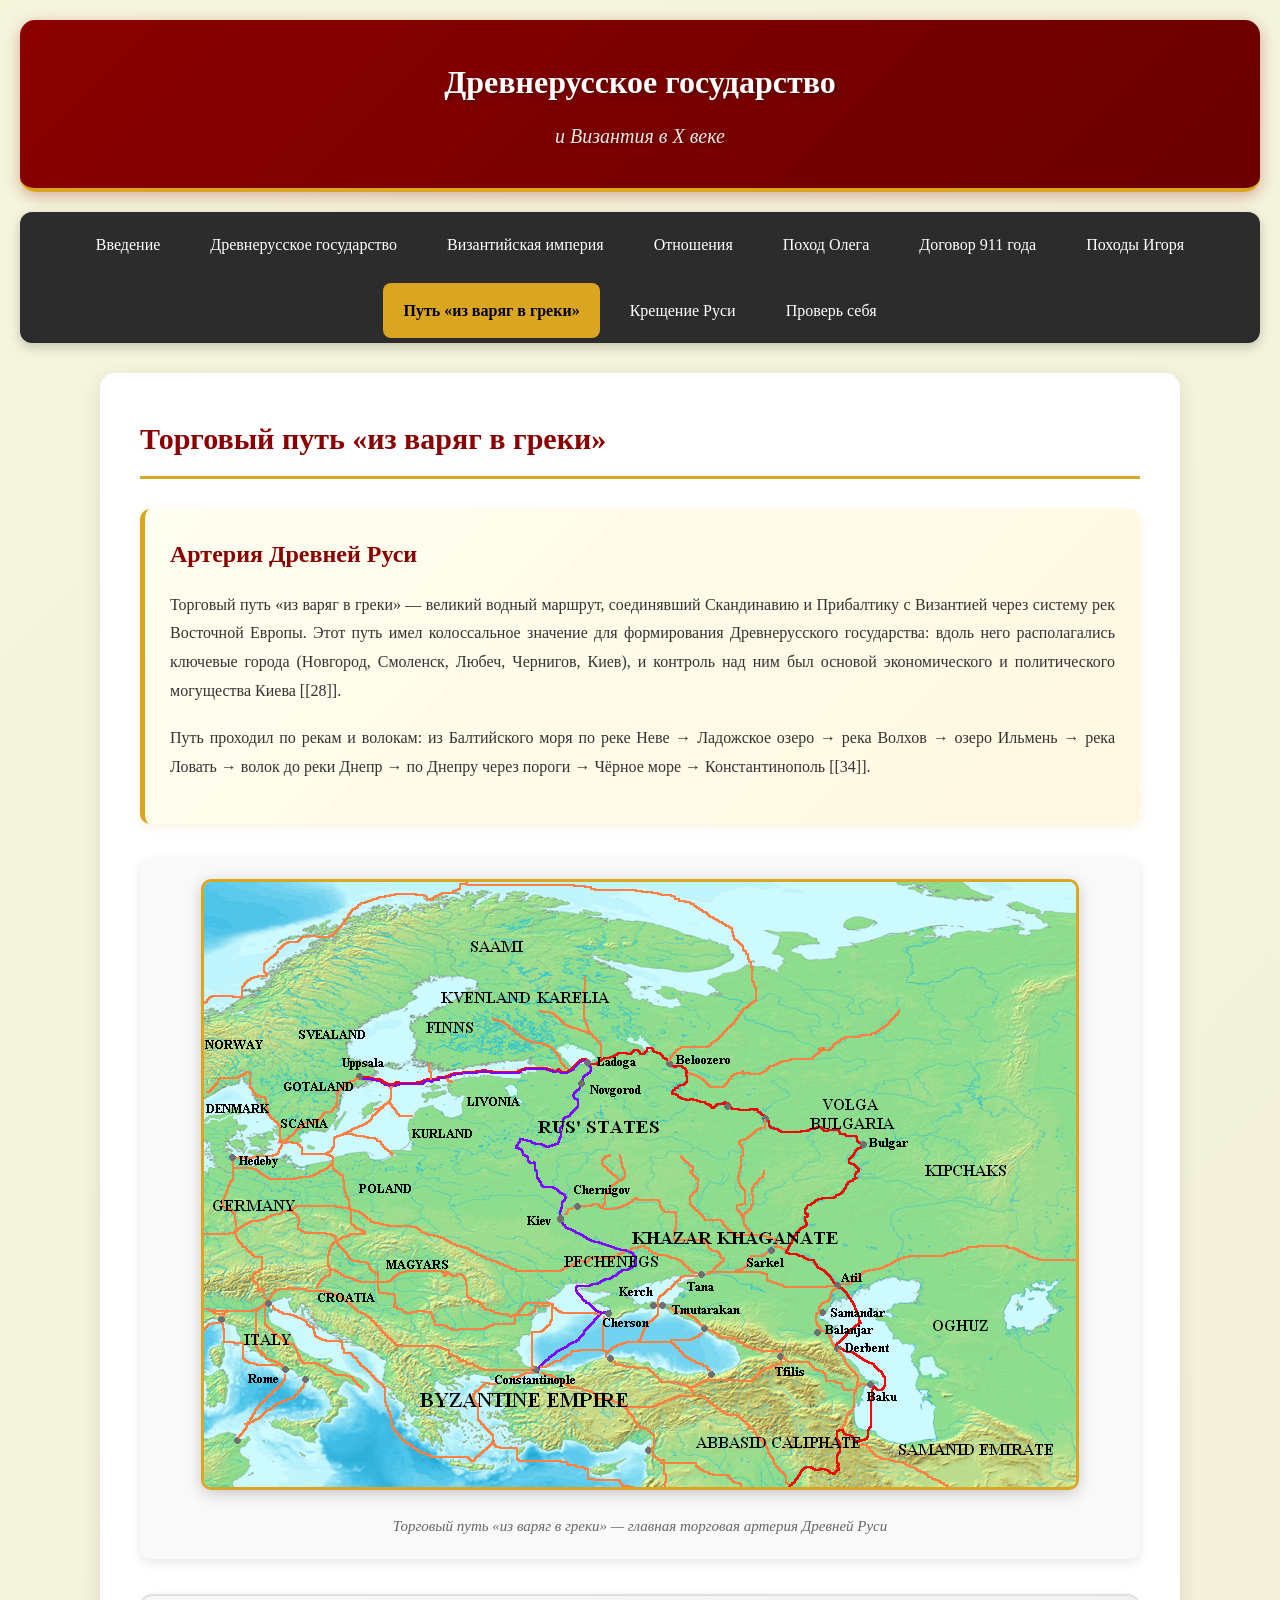
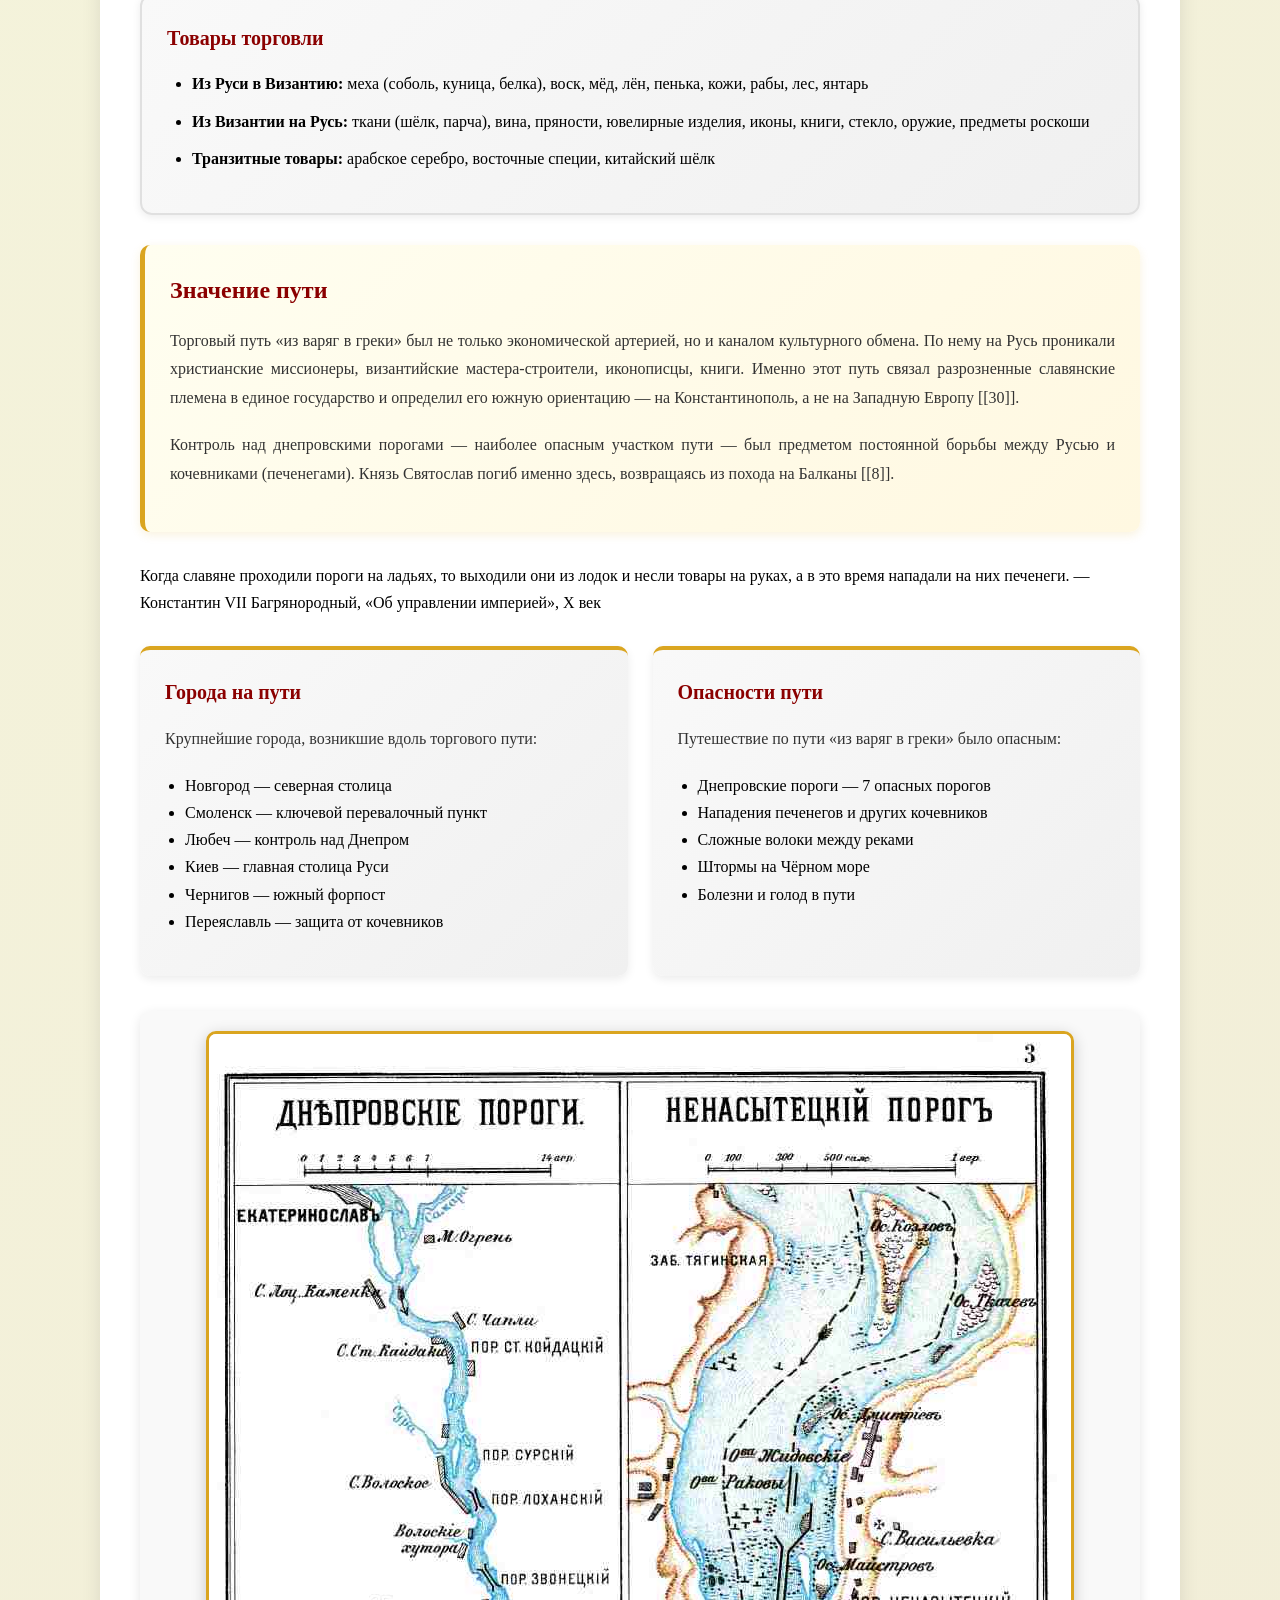
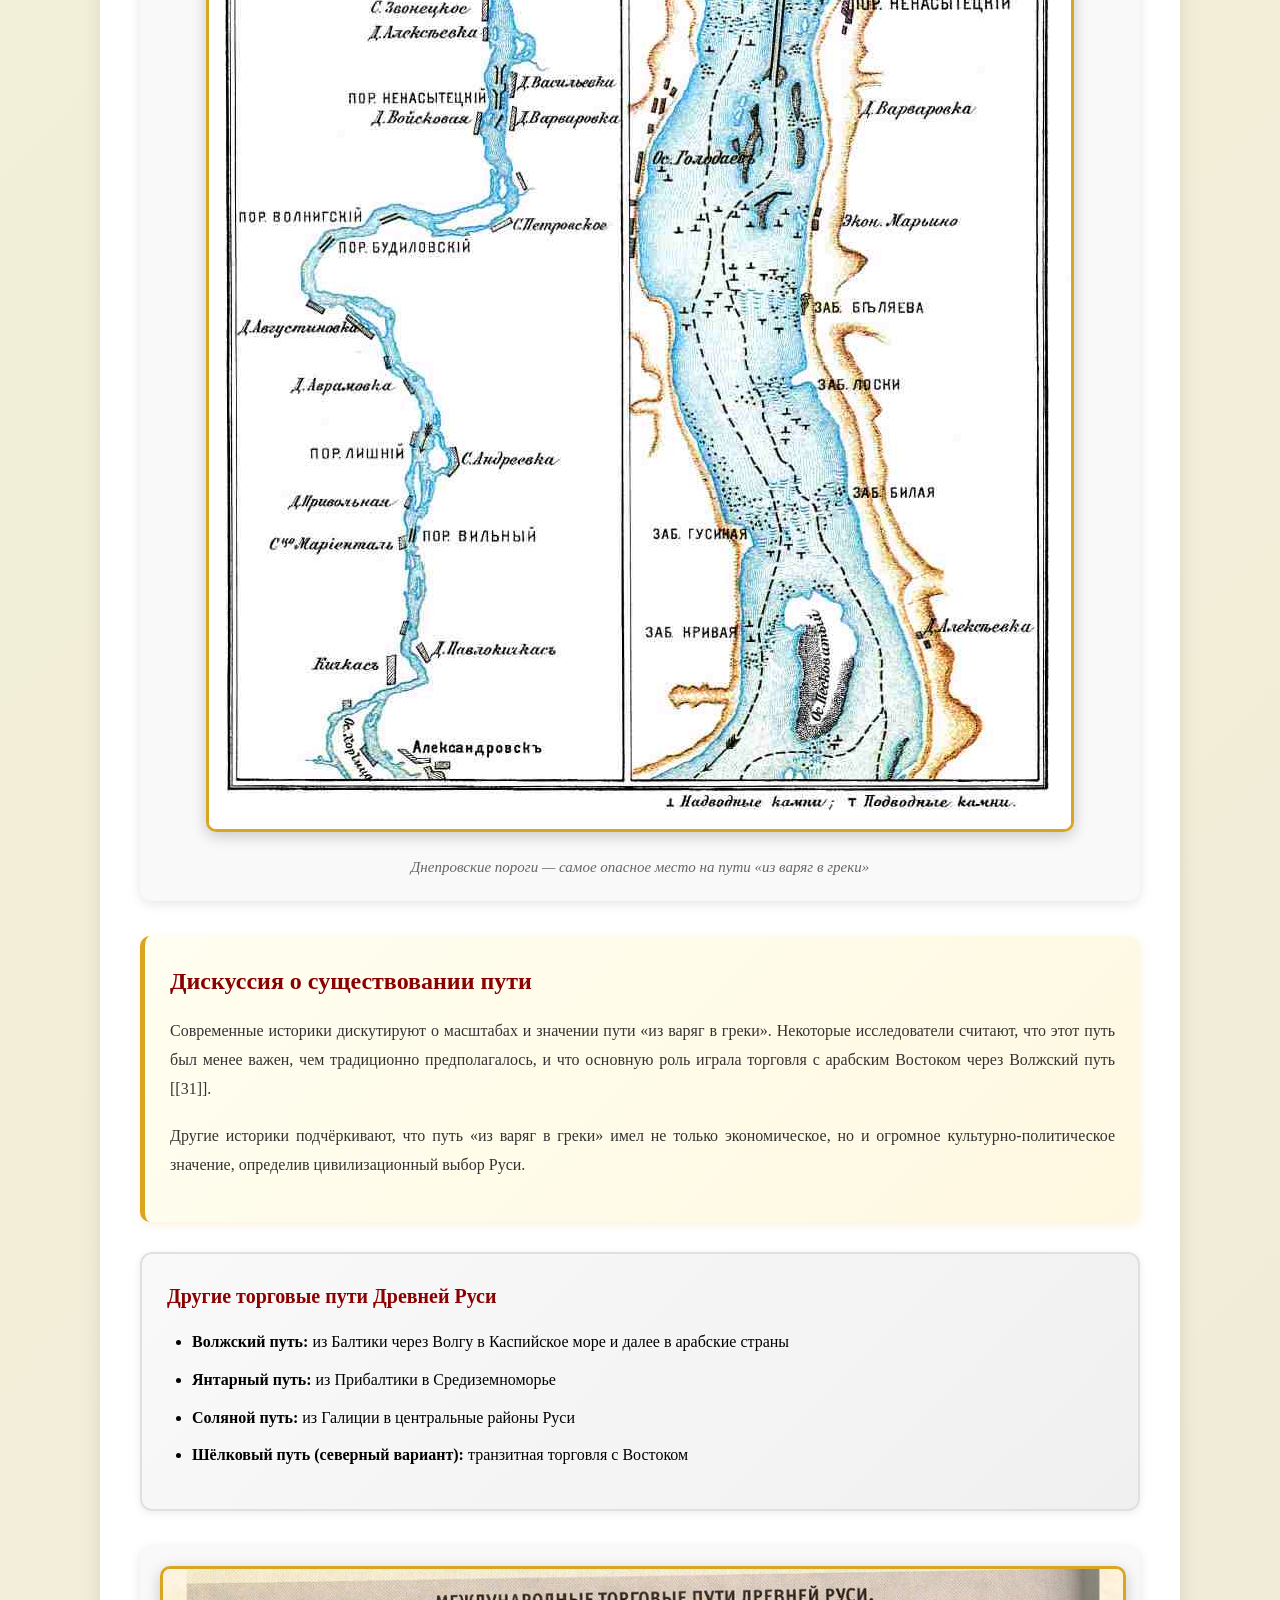
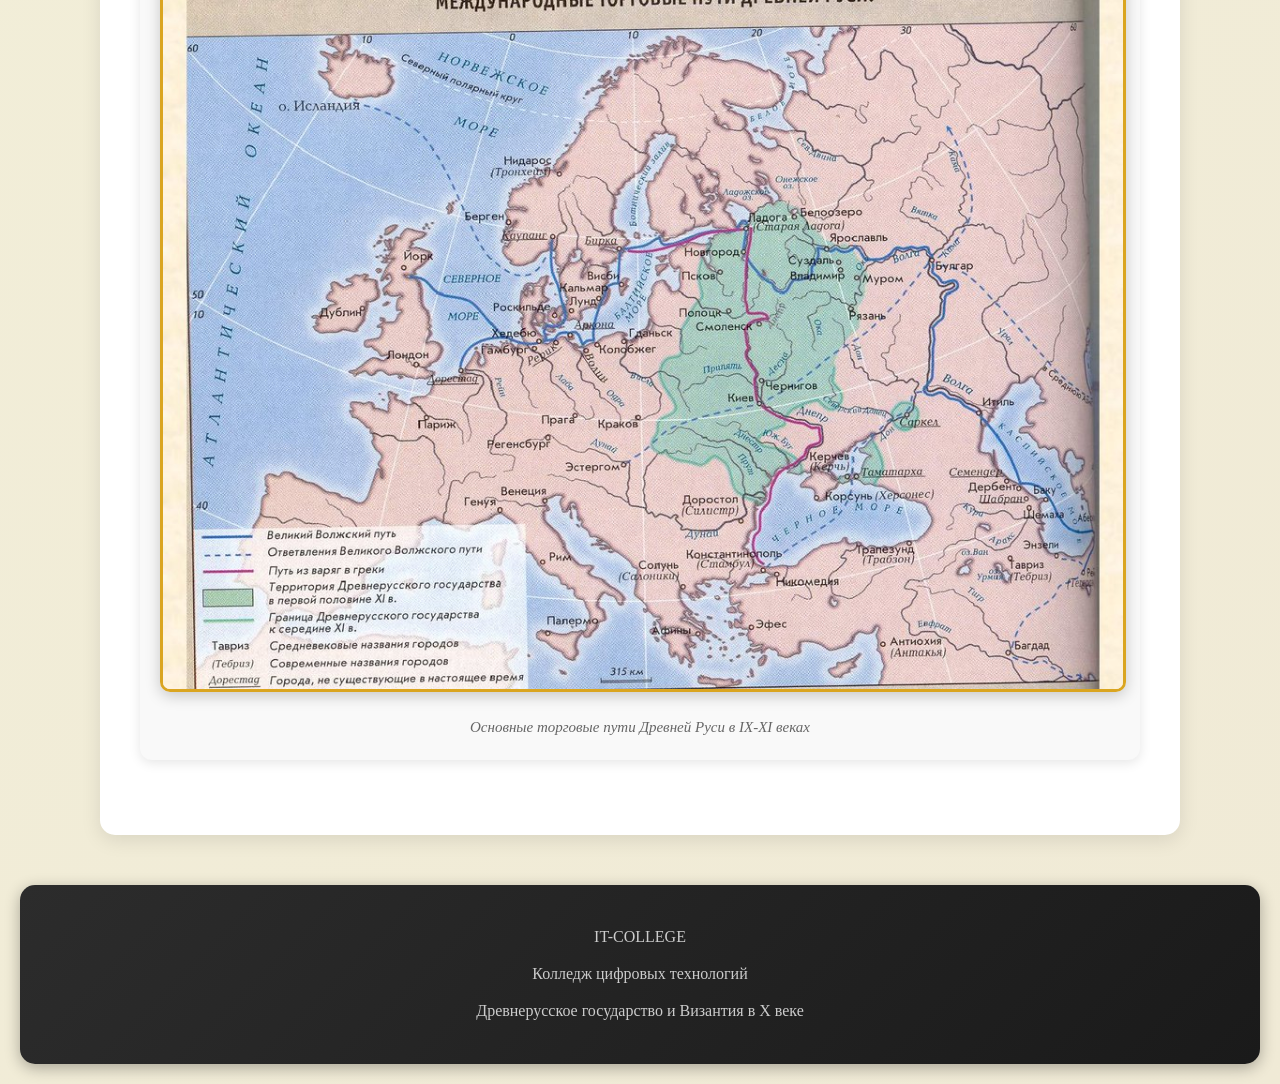
<file: trade.html>
<!DOCTYPE html>
<html lang="ru">
<head>
    <meta charset="UTF-8">
    <title>Путь «из варяг в греки»</title>
    <link rel="stylesheet" href="style.css">
</head>
<body>

<header>
    <h1>Древнерусское государство<span>и Византия в X веке</span></h1>
</header>

<nav>
    <ul>
        <li><a href="index.html">Введение</a></li>
        <li><a href="rus-state.html">Древнерусское государство</a></li>
        <li><a href="byzantium.html">Византийская империя</a></li>
        <li><a href="relations.html">Отношения</a></li>
        <li><a href="oleg.html">Поход Олега</a></li>
        <li><a href="treaty911.html">Договор 911 года</a></li>
        <li><a href="igor.html">Походы Игоря</a></li>
        <li><a href="trade.html" class="active">Путь «из варяг в греки»</a></li>
        <li><a href="christianity.html">Крещение Руси</a></li>
        <li><a href="quiz.html" >Проверь себя</a></li>
    </ul>
</nav>

<main>
    <h2>Торговый путь «из варяг в греки»</h2>
    
    <div class="content-box">
        <h3>Артерия Древней Руси</h3>
        <p>Торговый путь «из варяг в греки» — великий водный маршрут, соединявший Скандинавию и Прибалтику с Византией через систему рек Восточной Европы. Этот путь имел колоссальное значение для формирования Древнерусского государства: вдоль него располагались ключевые города (Новгород, Смоленск, Любеч, Чернигов, Киев), и контроль над ним был основой экономического и политического могущества Киева [[28]].</p>
        <p>Путь проходил по рекам и волокам: из Балтийского моря по реке Неве → Ладожское озеро → река Волхов → озеро Ильмень → река Ловать → волок до реки Днепр → по Днепру через пороги → Чёрное море → Константинополь [[34]].</p>
    </div>

    <div class="image-container">
        <img src="images/varangian-route-map.jpg" alt="Карта пути из варяг в греки">
        <div class="caption">Торговый путь «из варяг в греки» — главная торговая артерия Древней Руси</div>
    </div>

    <div class="info-box">
        <h4>Товары торговли</h4>
        <ul>
            <li><b>Из Руси в Византию:</b> меха (соболь, куница, белка), воск, мёд, лён, пенька, кожи, рабы, лес, янтарь</li>
            <li><b>Из Византии на Русь:</b> ткани (шёлк, парча), вина, пряности, ювелирные изделия, иконы, книги, стекло, оружие, предметы роскоши</li>
            <li><b>Транзитные товары:</b> арабское серебро, восточные специи, китайский шёлк</li>
        </ul>
    </div>

    <div class="content-box">
        <h3>Значение пути</h3>
        <p>Торговый путь «из варяг в греки» был не только экономической артерией, но и каналом культурного обмена. По нему на Русь проникали христианские миссионеры, византийские мастера-строители, иконописцы, книги. Именно этот путь связал разрозненные славянские племена в единое государство и определил его южную ориентацию — на Константинополь, а не на Западную Европу [[30]].</p>
        <p>Контроль над днепровскими порогами — наиболее опасным участком пути — был предметом постоянной борьбы между Русью и кочевниками (печенегами). Князь Святослав погиб именно здесь, возвращаясь из похода на Балканы [[8]].</p>
    </div>

    <div class="historical-quote">
        Когда славяне проходили пороги на ладьях, то выходили они из лодок и несли товары на руках, а в это время нападали на них печенеги.
        <span class="source">— Константин VII Багрянородный, «Об управлении империей», X век</span>
    </div>

    <div class="two-columns">
        <div class="column">
            <h4>Города на пути</h4>
            <p>Крупнейшие города, возникшие вдоль торгового пути:</p>
            <ul style="padding-left: 20px; margin-top: 10px;">
                <li>Новгород — северная столица</li>
                <li>Смоленск — ключевой перевалочный пункт</li>
                <li>Любеч — контроль над Днепром</li>
                <li>Киев — главная столица Руси</li>
                <li>Чернигов — южный форпост</li>
                <li>Переяславль — защита от кочевников</li>
            </ul>
        </div>
        <div class="column">
            <h4>Опасности пути</h4>
            <p>Путешествие по пути «из варяг в греки» было опасным:</p>
            <ul style="padding-left: 20px; margin-top: 10px;">
                <li>Днепровские пороги — 7 опасных порогов</li>
                <li>Нападения печенегов и других кочевников</li>
                <li>Сложные волоки между реками</li>
                <li>Штормы на Чёрном море</li>
                <li>Болезни и голод в пути</li>
            </ul>
        </div>
    </div>

    <div class="image-container">
        <img src="images/dnieper-rapids.jpg" alt="Днепровские пороги">
        <div class="caption">Днепровские пороги — самое опасное место на пути «из варяг в греки»</div>
    </div>

    <div class="content-box">
        <h3>Дискуссия о существовании пути</h3>
        <p>Современные историки дискутируют о масштабах и значении пути «из варяг в греки». Некоторые исследователи считают, что этот путь был менее важен, чем традиционно предполагалось, и что основную роль играла торговля с арабским Востоком через Волжский путь [[31]].</p>
        <p>Другие историки подчёркивают, что путь «из варяг в греки» имел не только экономическое, но и огромное культурно-политическое значение, определив цивилизационный выбор Руси.</p>
    </div>

    <div class="info-box">
        <h4>Другие торговые пути Древней Руси</h4>
        <ul>
            <li><b>Волжский путь:</b> из Балтики через Волгу в Каспийское море и далее в арабские страны</li>
            <li><b>Янтарный путь:</b> из Прибалтики в Средиземноморье</li>
            <li><b>Соляной путь:</b> из Галиции в центральные районы Руси</li>
            <li><b>Шёлковый путь (северный вариант):</b> транзитная торговля с Востоком</li>
        </ul>
    </div>

    <div class="image-container">
        <img src="images/rus-trade-routes-map.jpg" alt="Торговые пути Руси">
        <div class="caption">Основные торговые пути Древней Руси в IX-XI веках</div>
    </div>
</main>

<footer>
    <p>IT-COLLEGE</p>
    <p>Колледж цифровых технологий</p>
    <p>Древнерусское государство и Византия в X веке</p>
</footer>

</body>
</html>
</file>
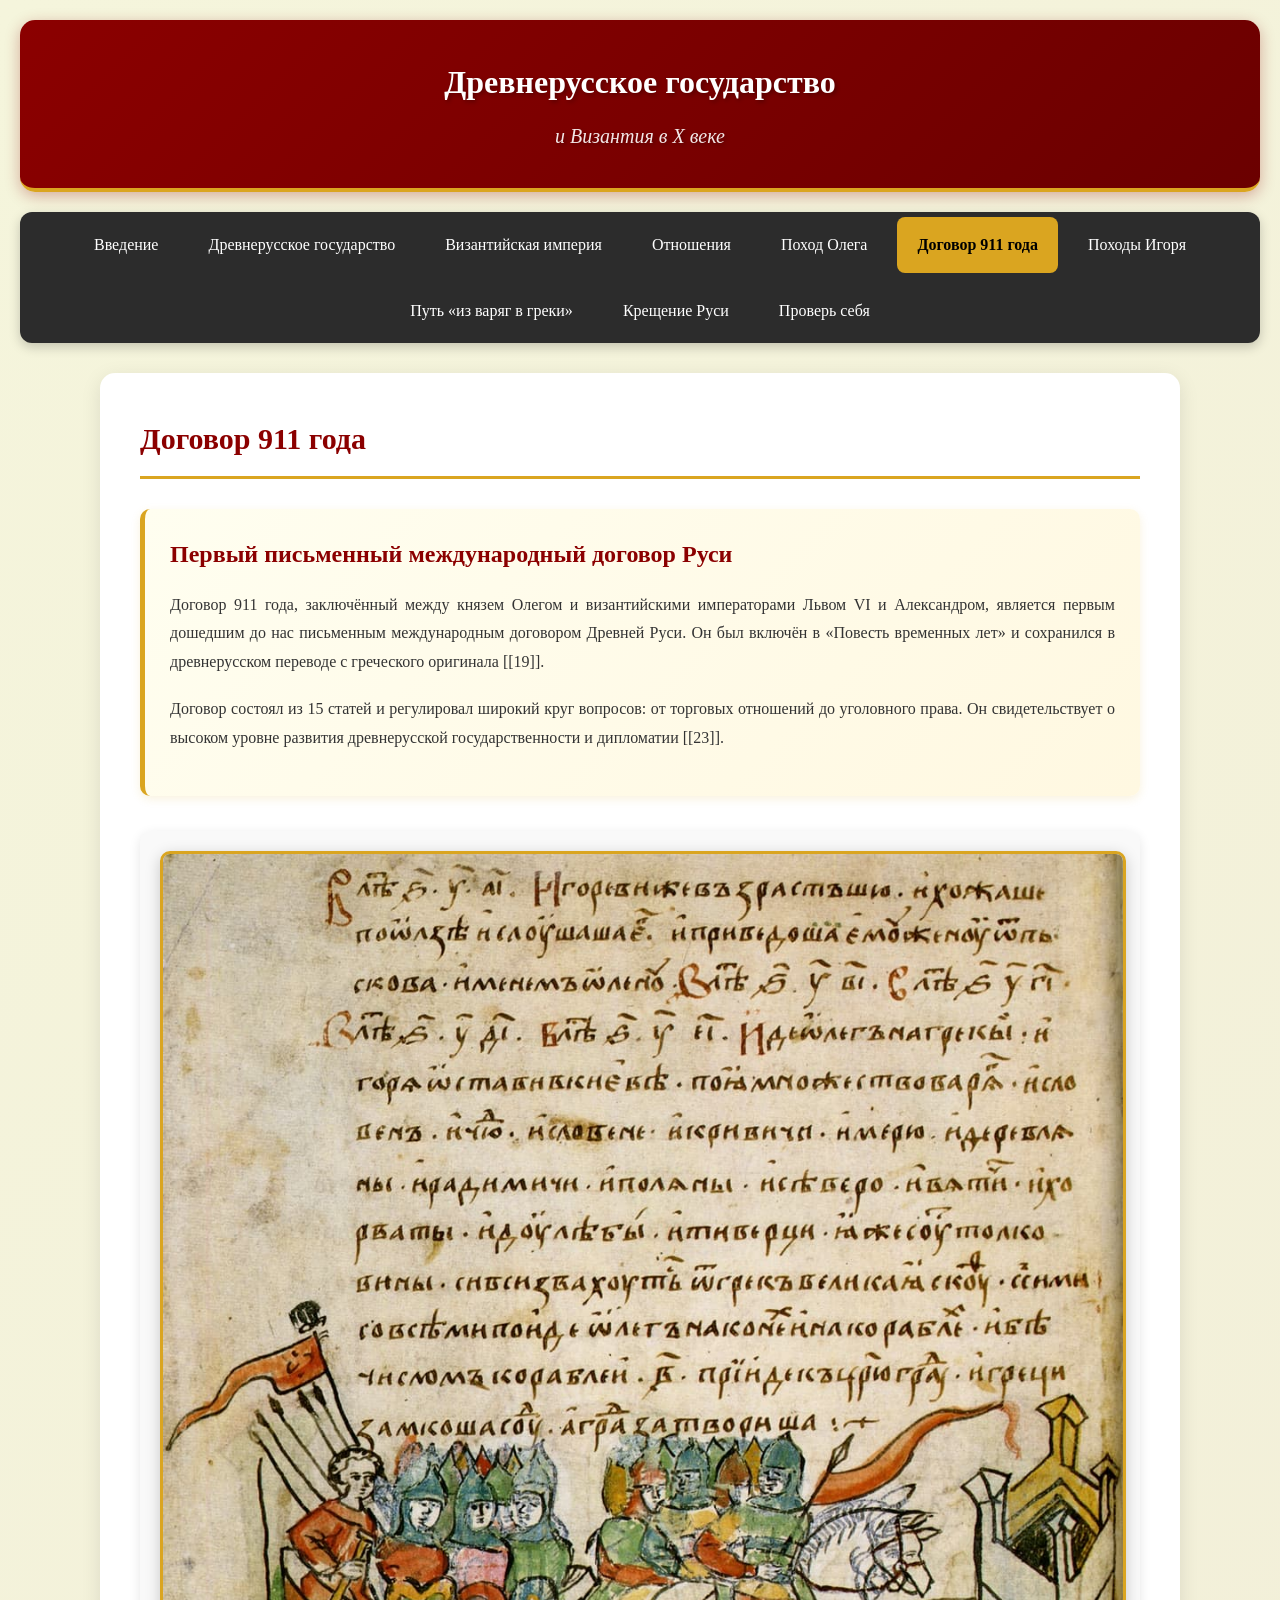
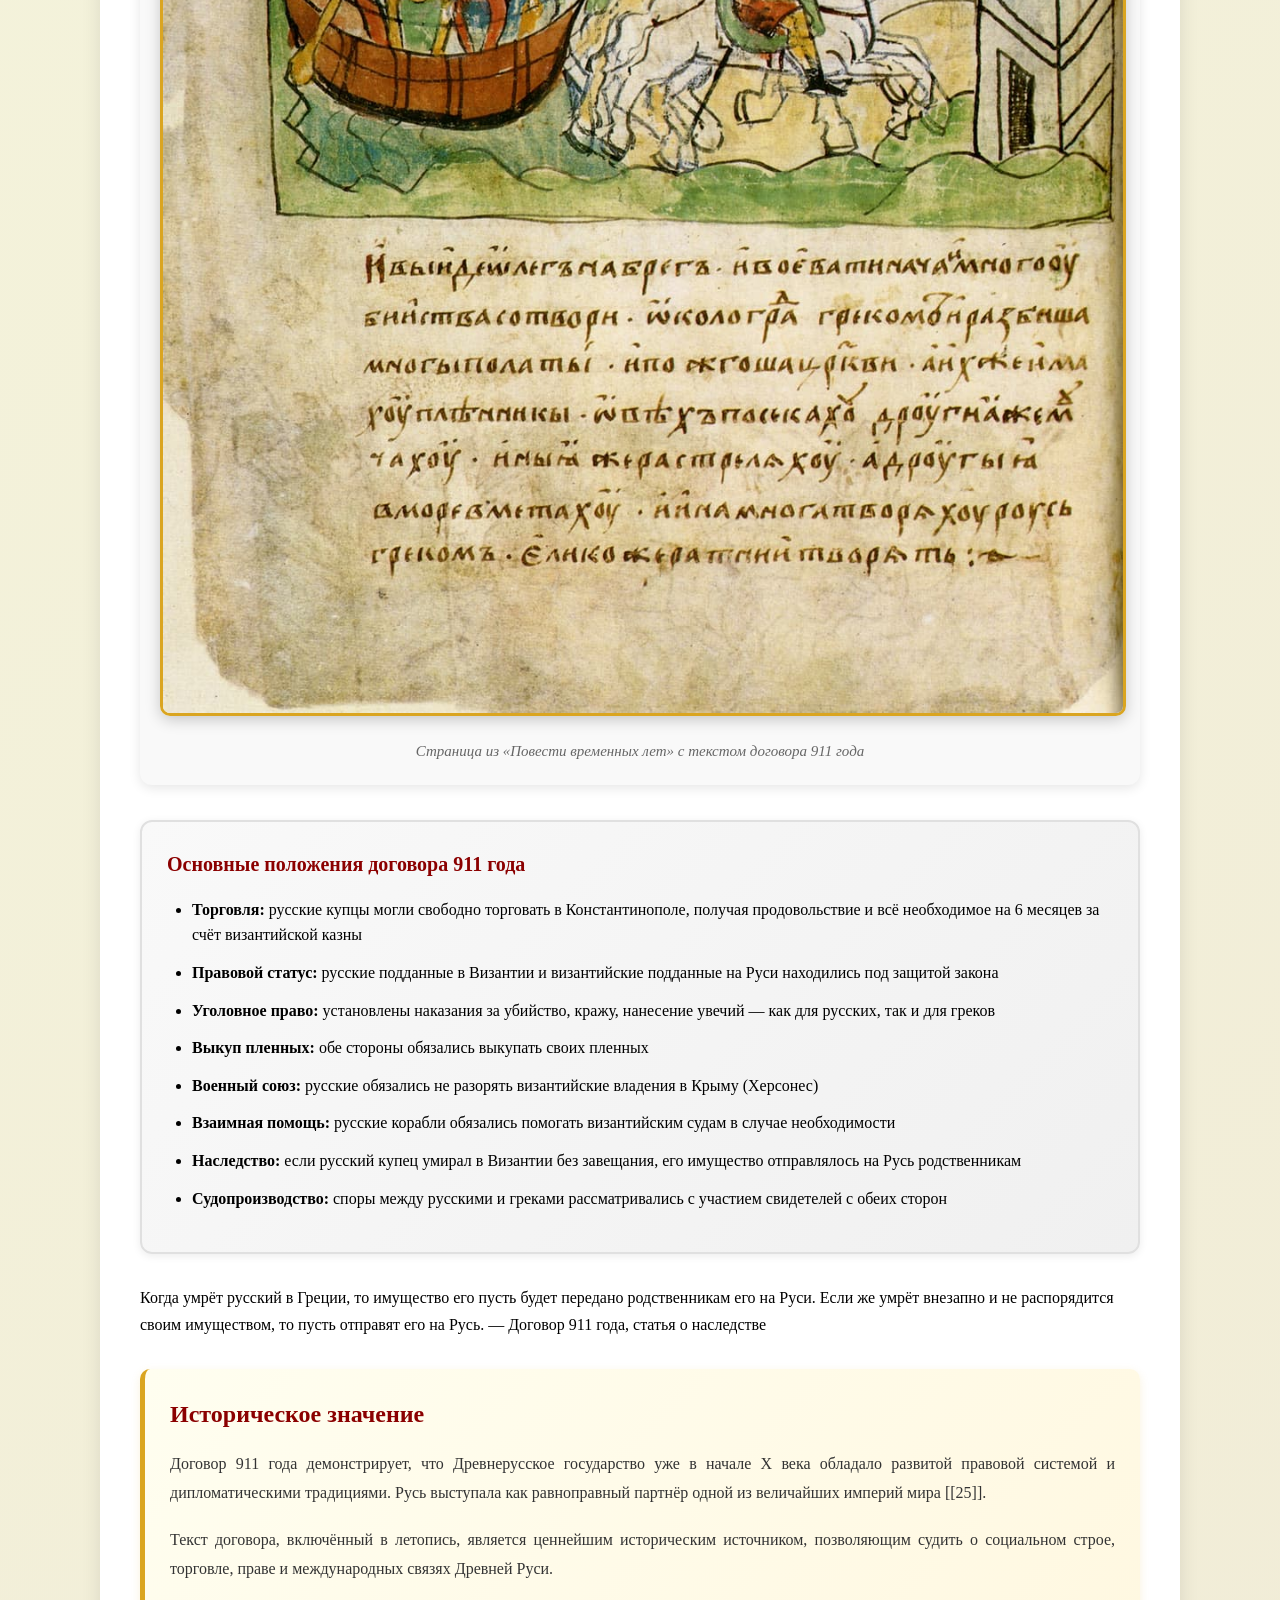
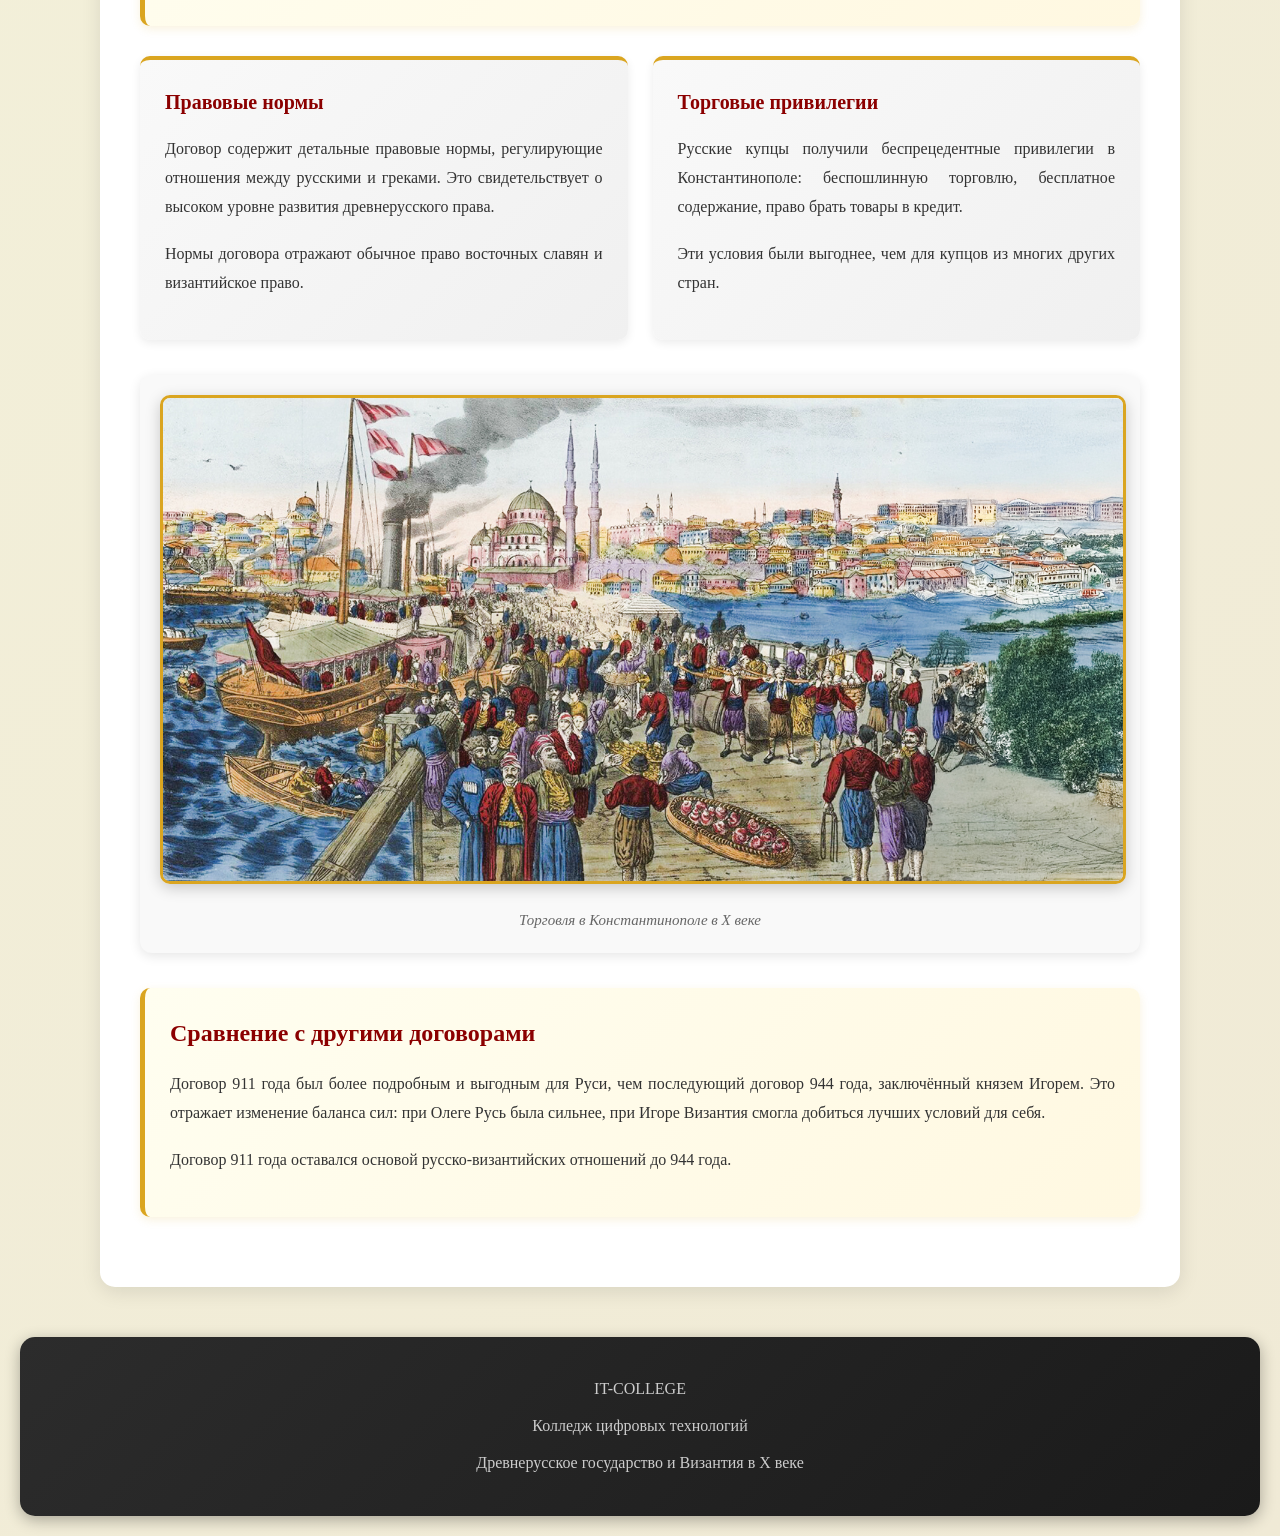
<file: treaty911.html>
<!DOCTYPE html>
<html lang="ru">
<head>
    <meta charset="UTF-8">
    <title>Договор 911 года</title>
    <link rel="stylesheet" href="style.css">
</head>
<body>

<header>
    <h1>Древнерусское государство<span>и Византия в X веке</span></h1>
</header>

<nav>
    <ul>
        <li><a href="index.html">Введение</a></li>
        <li><a href="rus-state.html">Древнерусское государство</a></li>
        <li><a href="byzantium.html">Византийская империя</a></li>
        <li><a href="relations.html">Отношения</a></li>
        <li><a href="oleg.html">Поход Олега</a></li>
        <li><a href="treaty911.html" class="active">Договор 911 года</a></li>
        <li><a href="igor.html">Походы Игоря</a></li>
        <li><a href="trade.html">Путь «из варяг в греки»</a></li>
        <li><a href="christianity.html">Крещение Руси</a></li>
        <li><a href="quiz.html">Проверь себя</a></li>
    </ul>
</nav>

<main>
    <h2>Договор 911 года</h2>
    
    <div class="content-box">
        <h3>Первый письменный международный договор Руси</h3>
        <p>Договор 911 года, заключённый между князем Олегом и византийскими императорами Львом VI и Александром, является первым дошедшим до нас письменным международным договором Древней Руси. Он был включён в «Повесть временных лет» и сохранился в древнерусском переводе с греческого оригинала [[19]].</p>
        <p>Договор состоял из 15 статей и регулировал широкий круг вопросов: от торговых отношений до уголовного права. Он свидетельствует о высоком уровне развития древнерусской государственности и дипломатии [[23]].</p>
    </div>

    <div class="image-container">
        <img src="images/treaty-911-manuscript.jpg" alt="Рукопись договора 911 года">
        <div class="caption">Страница из «Повести временных лет» с текстом договора 911 года</div>
    </div>

    <div class="info-box">
        <h4>Основные положения договора 911 года</h4>
        <ul>
            <li><b>Торговля:</b> русские купцы могли свободно торговать в Константинополе, получая продовольствие и всё необходимое на 6 месяцев за счёт византийской казны</li>
            <li><b>Правовой статус:</b> русские подданные в Византии и византийские подданные на Руси находились под защитой закона</li>
            <li><b>Уголовное право:</b> установлены наказания за убийство, кражу, нанесение увечий — как для русских, так и для греков</li>
            <li><b>Выкуп пленных:</b> обе стороны обязались выкупать своих пленных</li>
            <li><b>Военный союз:</b> русские обязались не разорять византийские владения в Крыму (Херсонес)</li>
            <li><b>Взаимная помощь:</b> русские корабли обязались помогать византийским судам в случае необходимости</li>
            <li><b>Наследство:</b> если русский купец умирал в Византии без завещания, его имущество отправлялось на Русь родственникам</li>
            <li><b>Судопроизводство:</b> споры между русскими и греками рассматривались с участием свидетелей с обеих сторон</li>
        </ul>
    </div>

    <div class="historical-quote">
        Когда умрёт русский в Греции, то имущество его пусть будет передано родственникам его на Руси. Если же умрёт внезапно и не распорядится своим имуществом, то пусть отправят его на Русь.
        <span class="source">— Договор 911 года, статья о наследстве</span>
    </div>

    <div class="content-box">
        <h3>Историческое значение</h3>
        <p>Договор 911 года демонстрирует, что Древнерусское государство уже в начале X века обладало развитой правовой системой и дипломатическими традициями. Русь выступала как равноправный партнёр одной из величайших империй мира [[25]].</p>
        <p>Текст договора, включённый в летопись, является ценнейшим историческим источником, позволяющим судить о социальном строе, торговле, праве и международных связях Древней Руси.</p>
    </div>

    <div class="two-columns">
        <div class="column">
            <h4>Правовые нормы</h4>
            <p>Договор содержит детальные правовые нормы, регулирующие отношения между русскими и греками. Это свидетельствует о высоком уровне развития древнерусского права.</p>
            <p>Нормы договора отражают обычное право восточных славян и византийское право.</p>
        </div>
        <div class="column">
            <h4>Торговые привилегии</h4>
            <p>Русские купцы получили беспрецедентные привилегии в Константинополе: беспошлинную торговлю, бесплатное содержание, право брать товары в кредит.</p>
            <p>Эти условия были выгоднее, чем для купцов из многих других стран.</p>
        </div>
    </div>

    <div class="image-container">
        <img src="images/byzantium-trade.jpg" alt="Торговля в Константинополе">
        <div class="caption">Торговля в Константинополе в X веке</div>
    </div>

    <div class="content-box">
        <h3>Сравнение с другими договорами</h3>
        <p>Договор 911 года был более подробным и выгодным для Руси, чем последующий договор 944 года, заключённый князем Игорем. Это отражает изменение баланса сил: при Олеге Русь была сильнее, при Игоре Византия смогла добиться лучших условий для себя.</p>
        <p>Договор 911 года оставался основой русско-византийских отношений до 944 года.</p>
    </div>
</main>

<footer>
    <p>IT-COLLEGE</p>
    <p>Колледж цифровых технологий</p>
    <p>Древнерусское государство и Византия в X веке</p>
</footer>

</body>
</html>
</file>
<file: style.css>
body {
    font-family: Georgia, 'Times New Roman', serif;
    font-size: 16px;
    background: linear-gradient(135deg, #f5f5dc 0%, #f0ead6 100%);
    margin: 0;
    padding: 20px;
    line-height: 1.7;
    min-height: 100vh;
}

header {
    background: linear-gradient(135deg, #8B0000 0%, #6b0000 100%);
    color: white;
    padding: 35px 30px;
    text-align: center;
    border-radius: 15px;
    margin-bottom: 20px;
    box-shadow: 0 4px 15px rgba(139, 0, 0, 0.3);
    border-bottom: 4px solid #DAA520;
}

header h1 {
    font-size: 32px;
    margin: 0;
    font-weight: bold;
    text-shadow: 2px 2px 4px rgba(0,0,0,0.3);
}

header h1 span {
    display: block;
    font-size: 20px;
    font-weight: normal;
    margin-top: 10px;
    font-style: italic;
    opacity: 0.9;
}

nav {
    background-color: #2c2c2c;
    padding: 0;
    position: sticky;
    top: 20px;
    z-index: 100;
    border-radius: 12px;
    box-shadow: 0 4px 12px rgba(0,0,0,0.2);
    margin-bottom: 30px;
}

nav ul {
    list-style: none;
    padding: 0;
    margin: 0;
    display: flex;
    flex-wrap: wrap;
    justify-content: center;
}

nav ul li {
    margin: 0;
}

nav ul li a {
    color: white;
    text-decoration: none;
    padding: 14px 20px;
    display: block;
    transition: all 0.3s ease;
    border-radius: 8px;
    margin: 5px;
}

nav ul li a:hover {
    background-color: #444;
    transform: translateY(-2px);
}

nav ul li a.active {
    background-color: #DAA520;
    color: black;
    font-weight: bold;
}

main {
    max-width: 1000px;
    margin: 0 auto;
    padding: 40px;
    background-color: white;
    border-radius: 15px;
    box-shadow: 0 5px 20px rgba(0,0,0,0.1);
}

h2 {
    color: #8B0000;
    border-bottom: 3px solid #DAA520;
    padding-bottom: 12px;
    margin-top: 0;
    font-size: 30px;
    margin-bottom: 25px;
}

h3 {
    color: #8B0000;
    margin-top: 35px;
    font-size: 24px;
    margin-bottom: 15px;
}

p {
    line-height: 1.8;
    margin-bottom: 18px;
    text-align: justify;
    color: #333;
}

.content-box {
    background: linear-gradient(135deg, #fffef0 0%, #fff8e1 100%);
    border-left: 5px solid #DAA520;
    padding: 25px;
    margin: 30px 0;
    border-radius: 10px;
    box-shadow: 0 3px 10px rgba(218, 165, 32, 0.15);
}

.content-box h3 {
    margin-top: 0;
}

.info-box {
    background: linear-gradient(135deg, #f9f9f9 0%, #f0f0f0 100%);
    border: 2px solid #e0e0e0;
    padding: 25px;
    margin: 30px 0;
    border-radius: 12px;
    box-shadow: 0 2px 8px rgba(0,0,0,0.08);
}

.info-box h4 {
    margin-top: 0;
    color: #8B0000;
    font-size: 20px;
    margin-bottom: 15px;
}

.info-box ul {
    padding-left: 25px;
}

.info-box li {
    margin-bottom: 12px;
    line-height: 1.6;
}

.quote {
    background: linear-gradient(135deg, #f8f8f8 0%, #f0f0f0 100%);
    border-left: 5px solid #8B0000;
    padding: 25px 30px;
    margin: 30px 0;
    font-style: italic;
    font-size: 18px;
    border-radius: 10px;
    box-shadow: 0 3px 10px rgba(139, 0, 0, 0.1);
}

.quote .source {
    display: block;
    margin-top: 15px;
    font-size: 15px;
    color: #666;
    font-style: normal;
    font-weight: bold;
}

table {
    width: 100%;
    border-collapse: collapse;
    margin: 30px 0;
    border-radius: 10px;
    overflow: hidden;
    box-shadow: 0 2px 10px rgba(0,0,0,0.1);
}

table th {
    background: linear-gradient(135deg, #8B0000 0%, #6b0000 100%);
    color: white;
    padding: 15px;
    text-align: left;
    font-weight: bold;
}

table td {
    padding: 14px;
    border-bottom: 1px solid #e0e0e0;
}

table tr:nth-child(even) {
    background-color: #f9f9f9;
}

table tr:hover {
    background-color: #f5f5f5;
    transition: background-color 0.2s;
}

.timeline-item {
    margin-bottom: 20px;
    padding: 18px 22px;
    background: linear-gradient(135deg, #fffef0 0%, #fff8e1 100%);
    border-left: 4px solid #DAA520;
    border-radius: 10px;
    box-shadow: 0 2px 8px rgba(218, 165, 32, 0.15);
    transition: all 0.3s ease;
    text-decoration: none;
    color: inherit;
    display: block;
    cursor: pointer;
}

.timeline-item:hover {
    transform: translateX(8px);
    box-shadow: 0 4px 15px rgba(218, 165, 32, 0.3);
    border-left-color: #8B0000;
    background: linear-gradient(135deg, #fff8e1 0%, #fff0c0 100%);
}

.timeline-item:active {
    transform: translateX(4px);
    box-shadow: 0 2px 8px rgba(218, 165, 32, 0.2);
}

.timeline-item .year {
    font-weight: bold;
    color: #8B0000;
    font-size: 18px;
    margin-bottom: 6px;
}

.timeline-item div:last-child {
    color: #333;
    font-size: 16px;
}

.figure-card {
    background: linear-gradient(135deg, #fffef0 0%, #fff8e1 100%);
    border: 2px solid #e8e0d0;
    padding: 22px;
    margin: 18px 0;
    border-radius: 12px;
    box-shadow: 0 3px 10px rgba(0,0,0,0.08);
    transition: all 0.3s ease;
}

.figure-card:hover {
    transform: translateY(-3px);
    box-shadow: 0 5px 15px rgba(0,0,0,0.12);
}

.figure-card h4 {
    color: #8B0000;
    margin-top: 0;
    font-size: 20px;
    margin-bottom: 10px;
}

.two-columns {
    display: flex;
    gap: 25px;
    margin: 30px 0;
}

.column {
    flex: 1;
    background: linear-gradient(135deg, #f9f9f9 0%, #f0f0f0 100%);
    padding: 25px;
    border-top: 4px solid #DAA520;
    border-radius: 10px;
    box-shadow: 0 3px 10px rgba(0,0,0,0.08);
}

.column h4 {
    color: #8B0000;
    margin-top: 0;
    font-size: 20px;
    margin-bottom: 12px;
}

.image-container {
    text-align: center;
    margin: 35px 0;
    padding: 20px;
    background: #f9f9f9;
    border-radius: 12px;
    box-shadow: 0 3px 12px rgba(0,0,0,0.1);
}

.image-container img {
    max-width: 100%;
    height: auto;
    border-radius: 10px;
    box-shadow: 0 4px 15px rgba(0,0,0,0.2);
    border: 3px solid #DAA520;
}

.image-container .caption {
    margin-top: 15px;
    font-size: 15px;
    color: #666;
    font-style: italic;
}

footer {
    background: linear-gradient(135deg, #2c2c2c 0%, #1a1a1a 100%);
    color: white;
    text-align: center;
    padding: 30px;
    margin-top: 50px;
    border-radius: 15px;
    box-shadow: 0 4px 15px rgba(0,0,0,0.3);
}

footer p {
    margin: 8px 0;
    text-align: center;
    color: #ccc;
}

@media (max-width: 768px) {
    body {
        padding: 10px;
    }
    
    header {
        padding: 25px 20px;
    }
    
    header h1 {
        font-size: 24px;
    }
    
    header h1 span {
        font-size: 16px;
    }
    
    nav {
        top: 10px;
    }
    
    nav ul {
        flex-direction: column;
    }
    
    nav ul li a {
        text-align: center;
        border-bottom: 1px solid #444;
        margin: 0;
        border-radius: 0;
    }
    
    .two-columns {
        flex-direction: column;
    }
    
    main {
        padding: 25px;
    }
}

/* ===== Стили для интерактивного теста ===== */
.quiz-container {
    max-width: 800px;
    margin: 0 auto;
    text-align: center;
}

.quiz-progress {
    background-color: #e0e0e0;
    border-radius: 10px;
    height: 10px;
    margin-bottom: 25px;
    overflow: hidden;
}

.quiz-progress-bar {
    background: linear-gradient(90deg, #DAA520, #8B0000);
    height: 100%;
    width: 0%;
    transition: width 0.4s ease;
}

.quiz-question {
    font-size: 22px;
    font-weight: bold;
    color: #333;
    margin-bottom: 25px;
    line-height: 1.4;
}

.quiz-options {
    display: flex;
    flex-direction: column;
    gap: 12px;
    margin-bottom: 25px;
}

.quiz-option {
    background-color: white;
    border: 2px solid #e0e0e0;
    border-radius: 10px;
    padding: 15px 20px;
    font-size: 17px;
    text-align: left;
    cursor: pointer;
    transition: all 0.2s ease;
    font-family: Georgia, 'Times New Roman', serif;
}

.quiz-option:hover:not(.disabled) {
    border-color: #DAA520;
    background-color: #fffef0;
    transform: translateX(5px);
}

.quiz-option.correct {
    background-color: #d4edda;
    border-color: #28a745;
    color: #155724;
}

.quiz-option.incorrect {
    background-color: #f8d7da;
    border-color: #dc3545;
    color: #721c24;
}

.quiz-option.disabled {
    cursor: default;
    opacity: 0.7;
}

.quiz-feedback {
    font-size: 16px;
    margin-bottom: 20px;
    padding: 15px;
    border-radius: 8px;
    display: none;
}

.quiz-feedback.show {
    display: block;
}

.quiz-btn {
    background: linear-gradient(135deg, #8B0000 0%, #6b0000 100%);
    color: white;
    border: none;
    padding: 14px 35px;
    font-size: 18px;
    border-radius: 10px;
    cursor: pointer;
    font-family: Georgia, 'Times New Roman', serif;
    transition: all 0.3s ease;
    box-shadow: 0 4px 10px rgba(139, 0, 0, 0.3);
}

.quiz-btn:hover {
    transform: translateY(-2px);
    box-shadow: 0 6px 15px rgba(139, 0, 0, 0.4);
}

.quiz-btn:disabled {
    background: #ccc;
    cursor: not-allowed;
    transform: none;
    box-shadow: none;
}

.quiz-result-score {
    font-size: 48px;
    font-weight: bold;
    color: #8B0000;
    margin: 20px 0;
}

.quiz-result-message {
    font-size: 20px;
    color: #555;
    margin-bottom: 30px;
}
</file>
